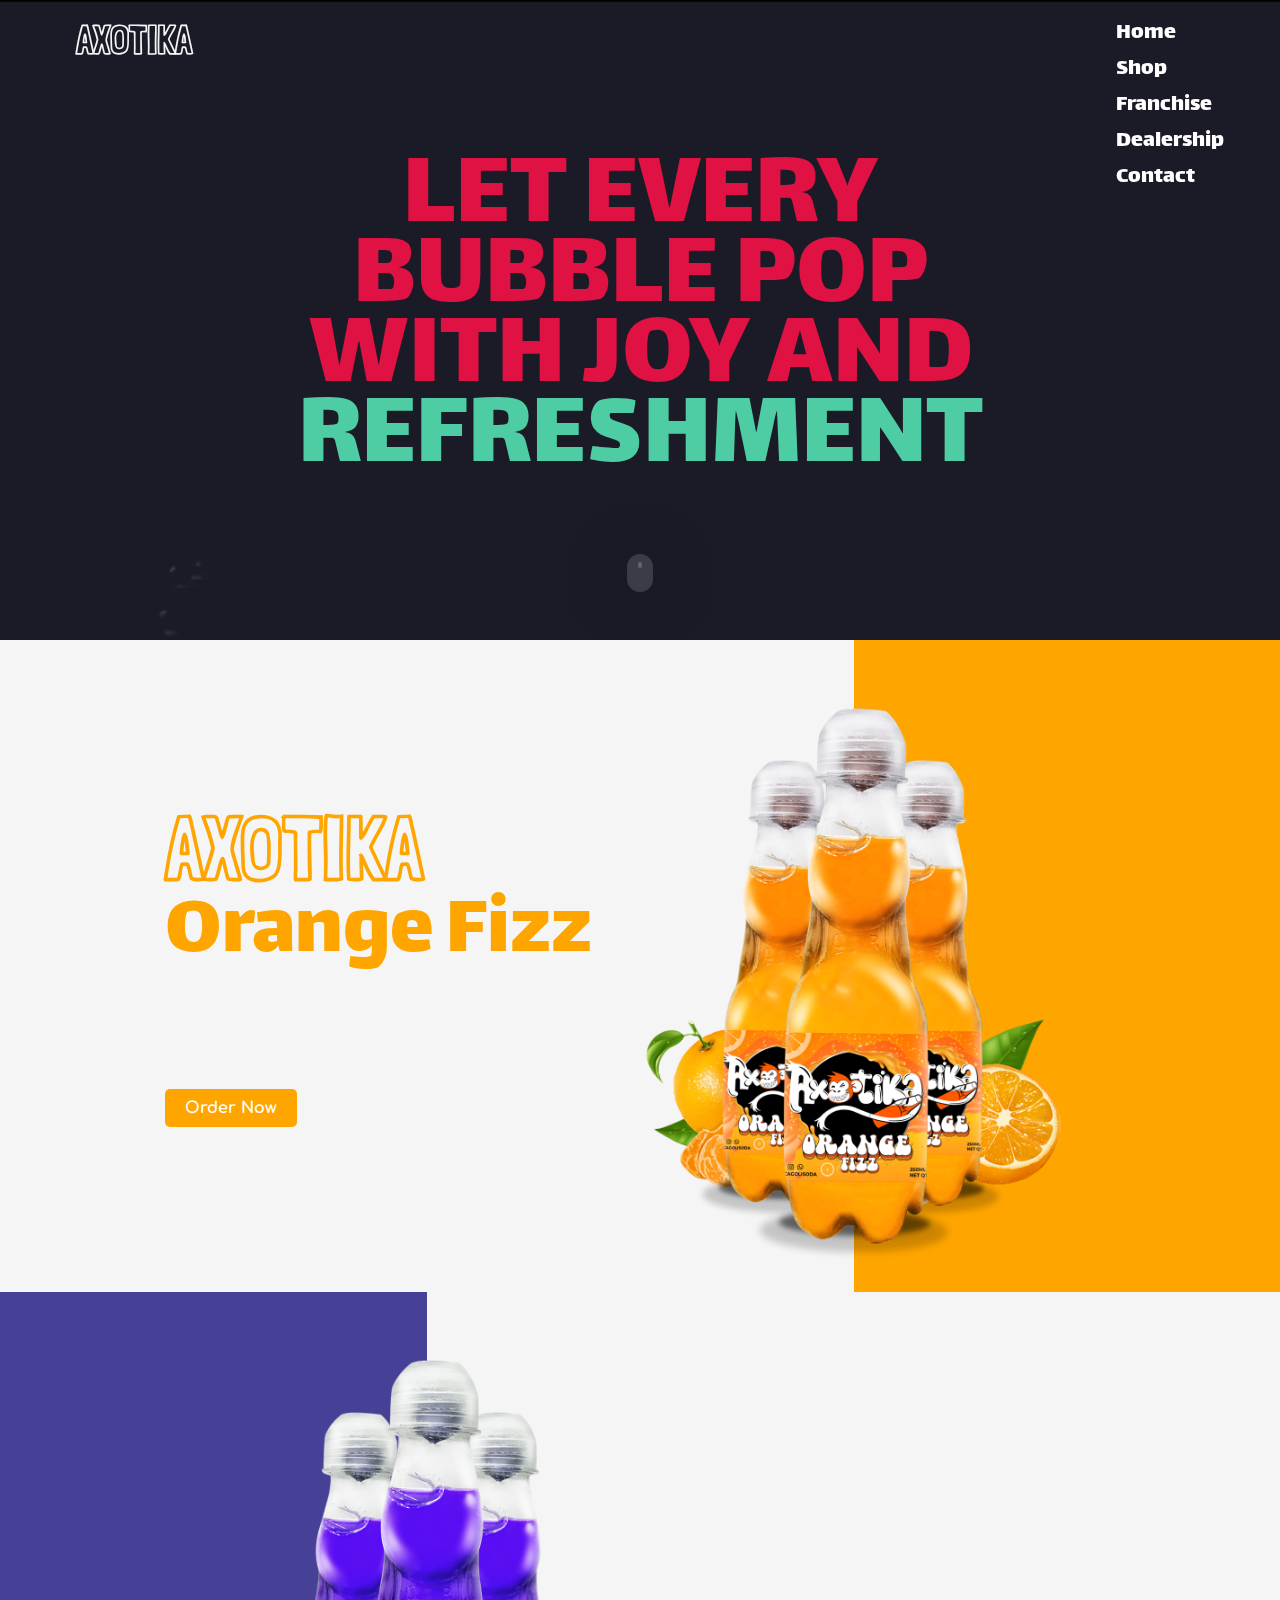
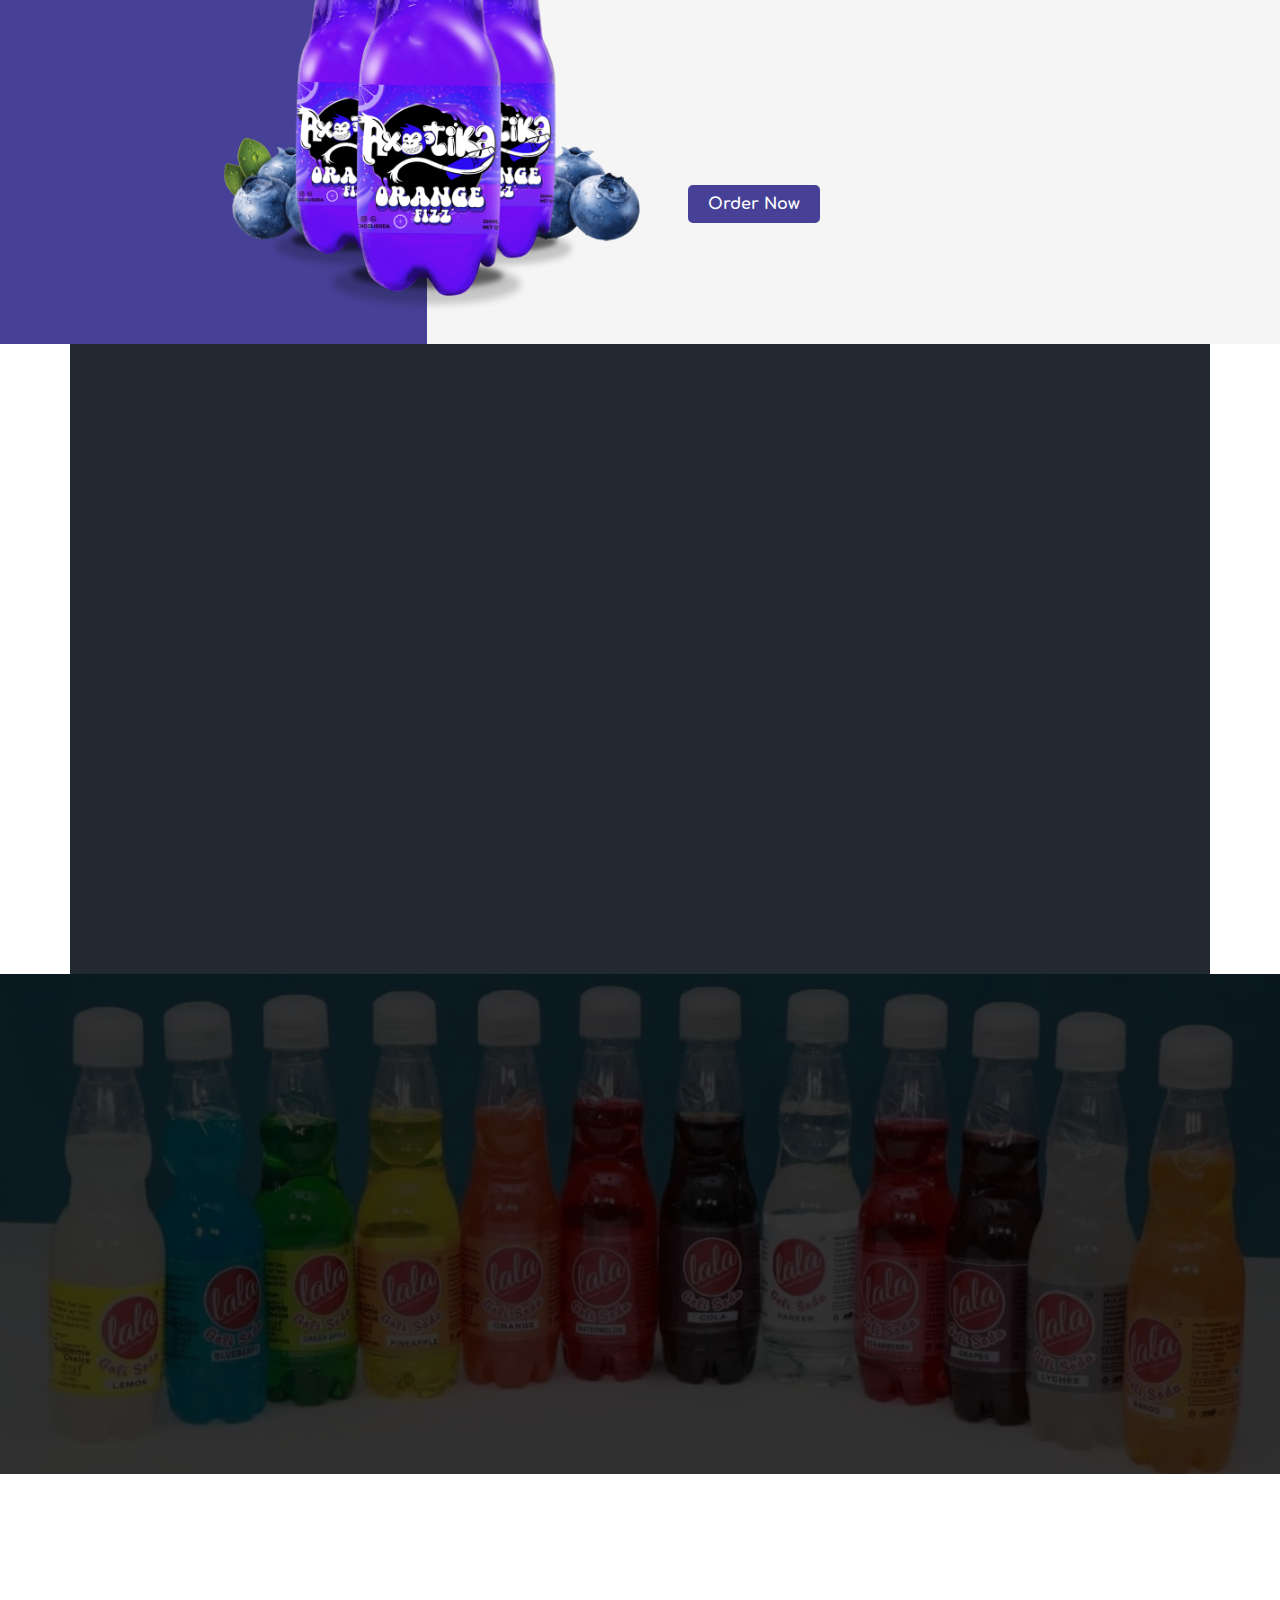
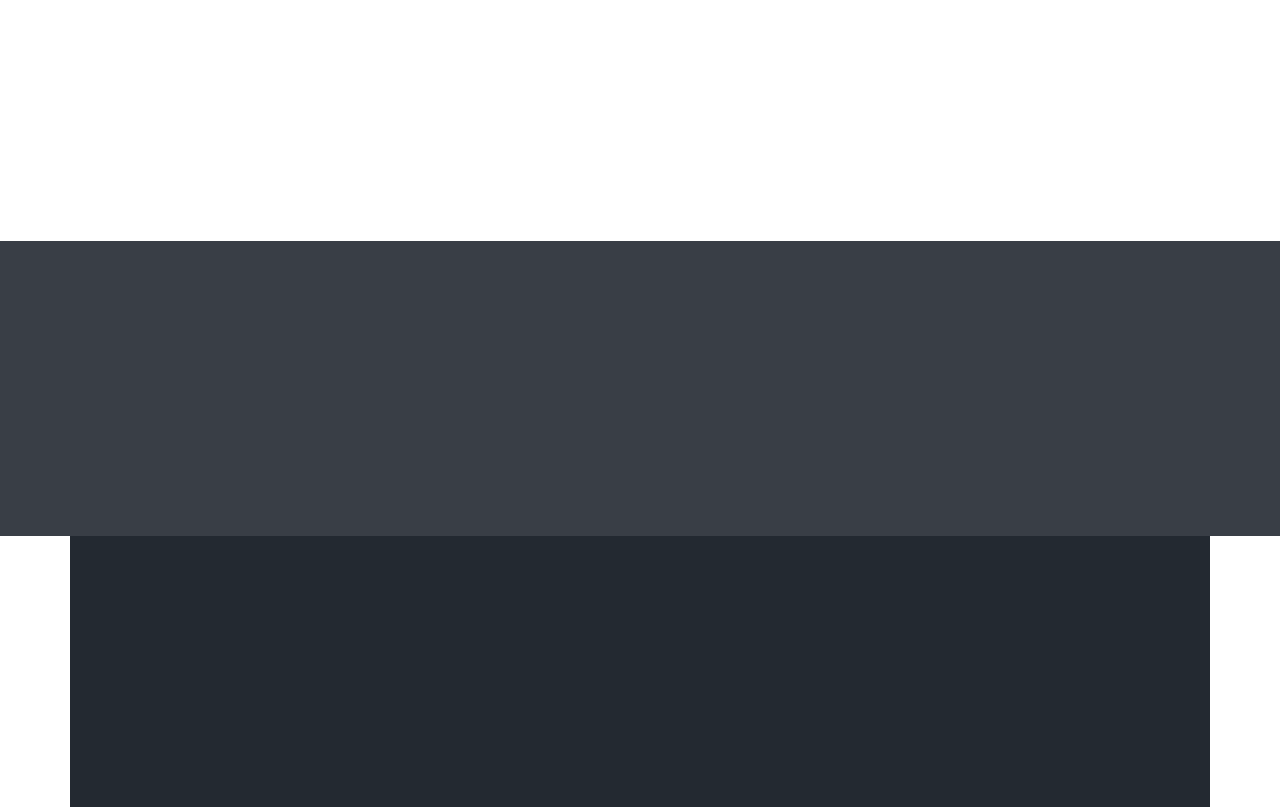
<file: index.html>
<!DOCTYPE html>
<html lang="en">
<head>
    <meta charset="UTF-8">
    <meta name="viewport" content="width=device-width, initial-scale=1.0">
    <title>AXOTIKA</title>
    <link rel="stylesheet" type="text/css" href="css/bootstrap.min.css">
    <link rel="stylesheet" type="text/css" href="css/fontawesome-all.min.css">
    <link rel="stylesheet" type="text/css" href="css/style.css">
    <link rel="stylesheet" href="https://cdnjs.cloudflare.com/ajax/libs/font-awesome/6.5.2/css/all.min.css" integrity="sha512-SnH5WK+bZxgPHs44uWIX+LLJAJ9/2PkPKZ5QiAj6Ta86w+fsb2TkcmfRyVX3pBnMFcV7oQPJkl9QevSCWr3W6A==" crossorigin="anonymous" referrerpolicy="no-referrer" />
    <style>
        @import url('https://fonts.googleapis.com/css2?family=Londrina+Outline&display=swap');
    </style>
</head>
<body>
<div class="menu-toggle d-md-none d-block">
    <div class="icon"></div>
</div>
<div class="main-menu">
    <div class="contant-info">
        <div><a href="mailto:info@axotika.com">info@axotika.com</a></div>
        <div>+91 9390715160</div>
    </div>
    <div class="menu-links">
        <ul>
            <li><a href="index.html">Home</a></li>
            <li><a href="shop.html">Shop</a></li>
            <li><a href="franchise.html">Franchise</a></li>
            <li><a href="#">Dealership</a></li>
            <li><a href="contact.html">Contact</a></li>
        </ul>
    </div>
    <div class="social-media">
        <div class="social-link-holder"><a href="#" style="font-size: 30px;">Follow Us On</a></div>
        <div class="d-flex">
            <div class="social-link-holder"><a href="#" style="font-size: 30px; padding-right: 8px;"><i class="fa-brands fa-instagram"></i></a></div>
            <div class="social-link-holder"><a href="#" style="font-size: 30px; padding-right: 8px;"><i class="fa-brands fa-facebook"></i></a></div>
            <div class="social-link-holder"><a href="#" style="font-size: 30px; padding-right: 8px;"><i class="fa-brands fa-square-x-twitter"></i></a></div>
            <div class="social-link-holder"><a href="#" style="font-size: 30px; padding-right: 8px;"><i class="fa-brands fa-youtube"></i></a></div>
        </div>
        
    </div>
</div>
<nav class="container-fluid cnav pt-3">
    <div class="row">
        <div class="col">
            <div class="logo-holder" >
                <a href="index.html" style="color: whitesmoke; font-weight: 1000; font-size: 25px;" class="d-flex flex-row align-items-center cart-link" ><i class="fa-solid fa-cart-shopping"></i> <h1 style="font-family: Londrina Outline, sans-serif; font-weight: bold; margin-left: 20px;">AXOTIKA</h1></a>
            </div>
        </div>
        <div class="col text-right">
            <div class="social-media">
                <div class="social-link-holder"><a href="index.html">Home</a></div>
                <div class="social-link-holder"><a href="shop.html">Shop</a></div>
                <div class="social-link-holder"><a href="franchise.html">Franchise</a></div>
                <div class="social-link-holder"><a href="#">Dealership</a></div>
                <div class="social-link-holder"><a href="contact.html">Contact</a></div>
                
            </div>
        </div>
    </div>
</nav>
<video autoplay muted loop style="position: fixed; right: 0; bottom: 0; min-width: 100%; height: 100vh; min-height: 100%; object-fit: cover;">
    <source src="./images/animatevideo.mp4" type="video/mp4">
    Your browser does not support the video tag.
</video>
<header class="container-fluid header d-flex justify-content-center align-items-center" style="background-color: transparent; position: relative; z-index: 1;">
    <div class="mouse-scroll"></div>
    <div class="row">
        <div class="col">
            
            <div class="extra-lg-text">
                <span style="color: #df1243;">Let every</span><br>
                <span style="color: #df1243;">bubble pop</span><br>
                <span style="color: #df1243;">with joy and</span><br>
                <span class="other-color">refreshment</span>
            </div>
        </div>
    </div>
</header>
<div class="container-fluid box-content">
    <div class="row" style="min-height: 500px;">
        <div class="col-lg-4 col-xl-6 col-8">
            <div class="boxy c1-color p-lg-5 p-4 d-flex align-items-center justify-content-lg-end justify-content-center" style="background-color: whitesmoke; z-index: 1; ">
                <div>
                    <div class="row">
                        <div class="col">
                            <h1 style="color: orange;" class="title mb-3"><span style="font-family: Londrina Outline, sans-serif; font-weight: bold;";>AXOTIKA</span><br>Orange Fizz
                                   </h1>
                        </div>
                    </div>
                    <div class="row">
                        <div class="col-12 ">
                            <div class="text">
                                <ul>
                                    <li>250 ml</li>
                                    <li>26 × 20.5 × 20.5 cm</li>
                                    <li>Pack of 6, Pack of 12, Pack of 24</li>
                                    
                                </ul>
                            </div>
                        </div>
                    </div>
                    <div class="btn-holder mt-3 mt-lg-4">
                        <a href="#" style="text-decoration: none; color: white; background-color: orange; font-weight: bold; border-radius: 5px; padding: 10px 20px;" >Order Now</a>
                    </div>
                </div>
            </div>
        </div>
        <div class="col-lg-8 col-xl-4 col-4">
            <div class="boxy img-box" style="background: linear-gradient(to right, whitesmoke 50%, orange 50%);">
                <div class="img">
                    <img id="responsiveImage" style="object-fit: contain;" src="images/orangemn.png" alt="">
                </div>
            </div>
        </div>
        <div class="col-xl-2 col-0 d-none d-xl-block">
            <div class="boxy img-box" style="background-color: orange;">
                <div class="img p-md-4 d-none"><img style="object-fit: contain;" class="p-md-2" src="images/orange.png" alt=""></div>
            </div>
        </div>        
        
    </div>
</div>
<div class="container-fluid box-content">
    <div class="row" style="min-height: 500px;">
        <div class="col-xl-2 col-0 d-none d-xl-block">
            <div class="boxy img-box" style="background-color: #464196">
                <div class="img p-md-4 d-none"><img style="object-fit: contain;" class="p-md-2" src="images/orange.png" alt=""></div>
            </div>
        </div>
        
        <div class="col-lg-8 col-xl-4 col-4">
            <div class="boxy img-box" style="background: linear-gradient(to right, #464196 50%, whitesmoke 50%);">
                <div class="img">
                    <img id="responsiveImage1" style="object-fit: contain;" src="images/blueberrymedited.png" alt="">
                </div>
            </div>
        </div>
        
        <div class="col-lg-4 col-xl-6 col-8">
            <div class="boxy c1-color p-lg-5 p-4 d-flex align-items-center justify-content-lg-start justify-content-center" style="background-color: whitesmoke; z-index: 1;">
                <div>
                    <div class="row">
                        <div class="col">
                            <h1 style="color: #464196;" class="title mb-2"><span style="font-family: Londrina Outline, sans-serif; font-weight: bold;";>AXOTIKA</span><br>Blueberry Bliss
                            </h1>
                        </div>
                    </div>
                    <div class="row">
                        <div class="col-12 ">
                            <div class="text">
                                <ul>
                                    <li>5.120 kg</li>
                                    <li>26 × 20.5 × 20.5 cm</li>
                                    <li>Pack of 6, Pack of 12, Pack of 24</li>
                                    
                                </ul>
                            </div>
                        </div>
                    </div>
                    <div class="btn-holder mt-3 mt-lg-5">
                        <a href="#" style="text-decoration: none; color: white; background-color: #464196; font-weight: bold; border-radius: 5px; padding: 10px 20px;" >Order Now</a>
                    </div>
                </div>
            </div>
        </div>        
        
    </div>
</div>
<div class="container default-content">
    <div class="row">
        <div class="col">
            <div class="lg-text">
                <span>Made entirely from</span><br>
                <span>ingredients that are</span><br>
                <span class="other-color">100% natural</span></div>
            <div class="normal-text">
                <p class="m-0">Our product is made using only 100% natural ingredients, ensuring purity and quality. You won't find any artificial additives or chemicals in it. Each ingredient is carefully selected from nature, providing a healthier and more wholesome option. Enjoy the peace of mind that comes with knowing exactly what's in your product.</p>
            </div>
            <div class="btn-holder">
                <a href="about.html" class="cr-btn primary">Know More</a>
            </div>
        </div>
    </div>
</div>
<div class="container-fluid box-content">
    <div class="row" style="min-height: 500px;">
        <div class="col-12 p-0">
            <div class="p-0 boxy c1-color d-flex align-items-center justify-content-lg-start justify-content-center" style="position: relative; background-color: whitesmoke; z-index: 1;">
                <img src="./images/banner_img.jpg" style="width: 100%; height: 500px; object-fit: cover;" alt="">
                <div class="overlay" style="position: absolute; top: 0; left: 0; width: 100%; height: 100%; background-color: rgba(0, 0, 0, 0.8); display: flex; align-items: center; justify-content: center; z-index: 2;">
                    <div class="normal-text text-center container">
                        <p class="m-0">Welcome to Axotika Goli Soda, where every sip takes you back in time. Our special Axotika Goli Soda embodies the spirit of Desh Ka Soda, combining effervescence with fond memories. Experience the taste of Desi refreshment anew with Axotika Goli Soda.</p>
                    </div>
                </div>
            </div>
        </div>
    </div>
</div>

<div class="container-fluid clients-section" style="max-width: 1520px;">
    <div class="row">
        <div class="col">
            <!-- <div class="lg-text">
                <span>DELIGHTING OUR</span><br>
                <span>CLIENTS IS OUR</span><br>
                <span>MISSION.</span></div> -->
            <div class="normal-text d-flex justify-content-center">
                <p class="text-center" style="color: white;">Lorem ipsum dolor sit amet consectetur, adipisicing elit. Illum similique aperiam, ipsum aut dicta commodi beatae<br> Lorem, ipsum dolor sit amet consectetur adipisicing elit. Laborum, reiciendis!</p>
            </div>
            <div class="clients-logos">
                <div class="logo-holder d-flex justify-content-center">
                    <div class="d-flex flex-column align-items-center">
                        <i class="fa-solid fa-leaf" style="color: white; font-size: 50px; margin-bottom: 10px;"></i>
                        <h3 style="color: whitesmoke;">Example</h3> 
                    </div>
                </div>
                <div class="logo-holder d-flex justify-content-center">
                    <div class="d-flex flex-column align-items-center">
                        <i class="fa-solid fa-recycle" style="color: white; font-size: 50px; margin-bottom: 10px;"></i>
                        <h3 style="color: whitesmoke;">Example</h3> 
                    </div>
                </div>
                <div class="logo-holder d-flex justify-content-center">
                    <div class="d-flex flex-column align-items-center">
                        <i class="fa-solid fa-headset" style="color: white; font-size: 50px; margin-bottom: 10px;"></i>
                        <h3 style="color: whitesmoke;">Example</h3> 
                    </div>
                </div>
                <div class="logo-holder d-flex justify-content-center">
                    <div class="d-flex flex-column align-items-center">
                        <i class="fa-solid fa-droplet" style="color: white; font-size: 50px; margin-bottom: 10px;"></i>
                        <h3 style="color: whitesmoke;">Example</h3> 
                    </div>
                </div>

                
                
            </div>
        </div>
    </div>
</div>
<div class="container-fluid other-content">
    <div class="row">
        <div class="col">
            <div class="lg-text">Try Out Our<br>New Tastes</div>
            <div class="normal-text">
                
            </div>
            <div class="btn-holder">
                <a href="#" class="cr-btn ex-padding">Try Now</a>
            </div>
        </div>
    </div>
</div>
<footer class="container footer">
    <div class="row pt-2 pb-2">
        <div class="col">
            <div class="contact-info-holder d-flex justify-content-center">
                <div class="text-center">
                    <div class="title">Call us</div>
                <div class="contact-info">+91 9390715160</div>
                </div>
            </div>
        </div>
        <div class="col">
            <div class="contact-info-holder d-flex justify-content-center">
                <div class="text-center">
                    <div class="title">E-mail</div>
                <div class="contact-info"><a href="mailto:hello@cre8.com">Info@axotika.com</a></div>
                </div>
                
            </div>
        </div>
    </div>
</footer>
<script src="js/jquery.min.js"></script>
<script src="js/popper.min.js"></script>
<script src="js/bootstrap.min.js"></script>
<script src="js/anime.min.js"></script>
<script src="js/scrollreveal.min.js"></script>
<script src="js/main.js"></script>
</body>
</html>
</file>
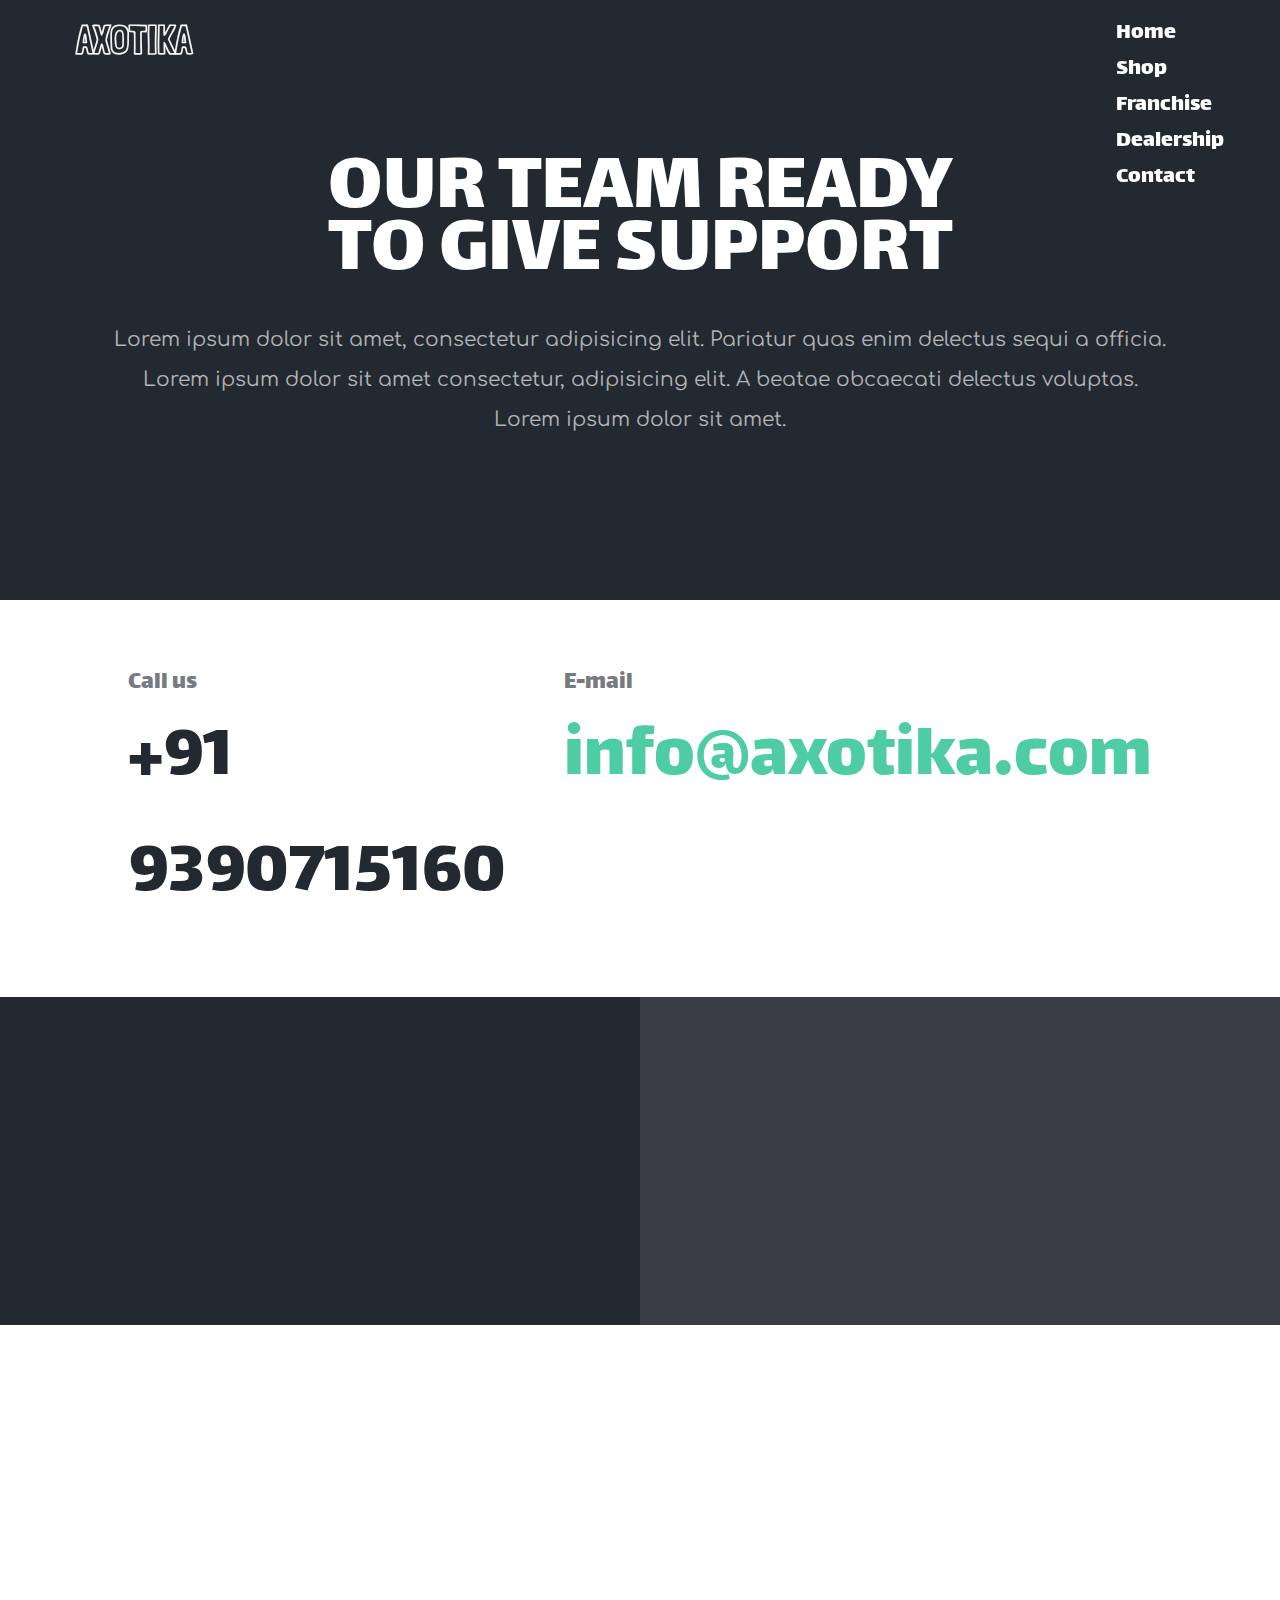
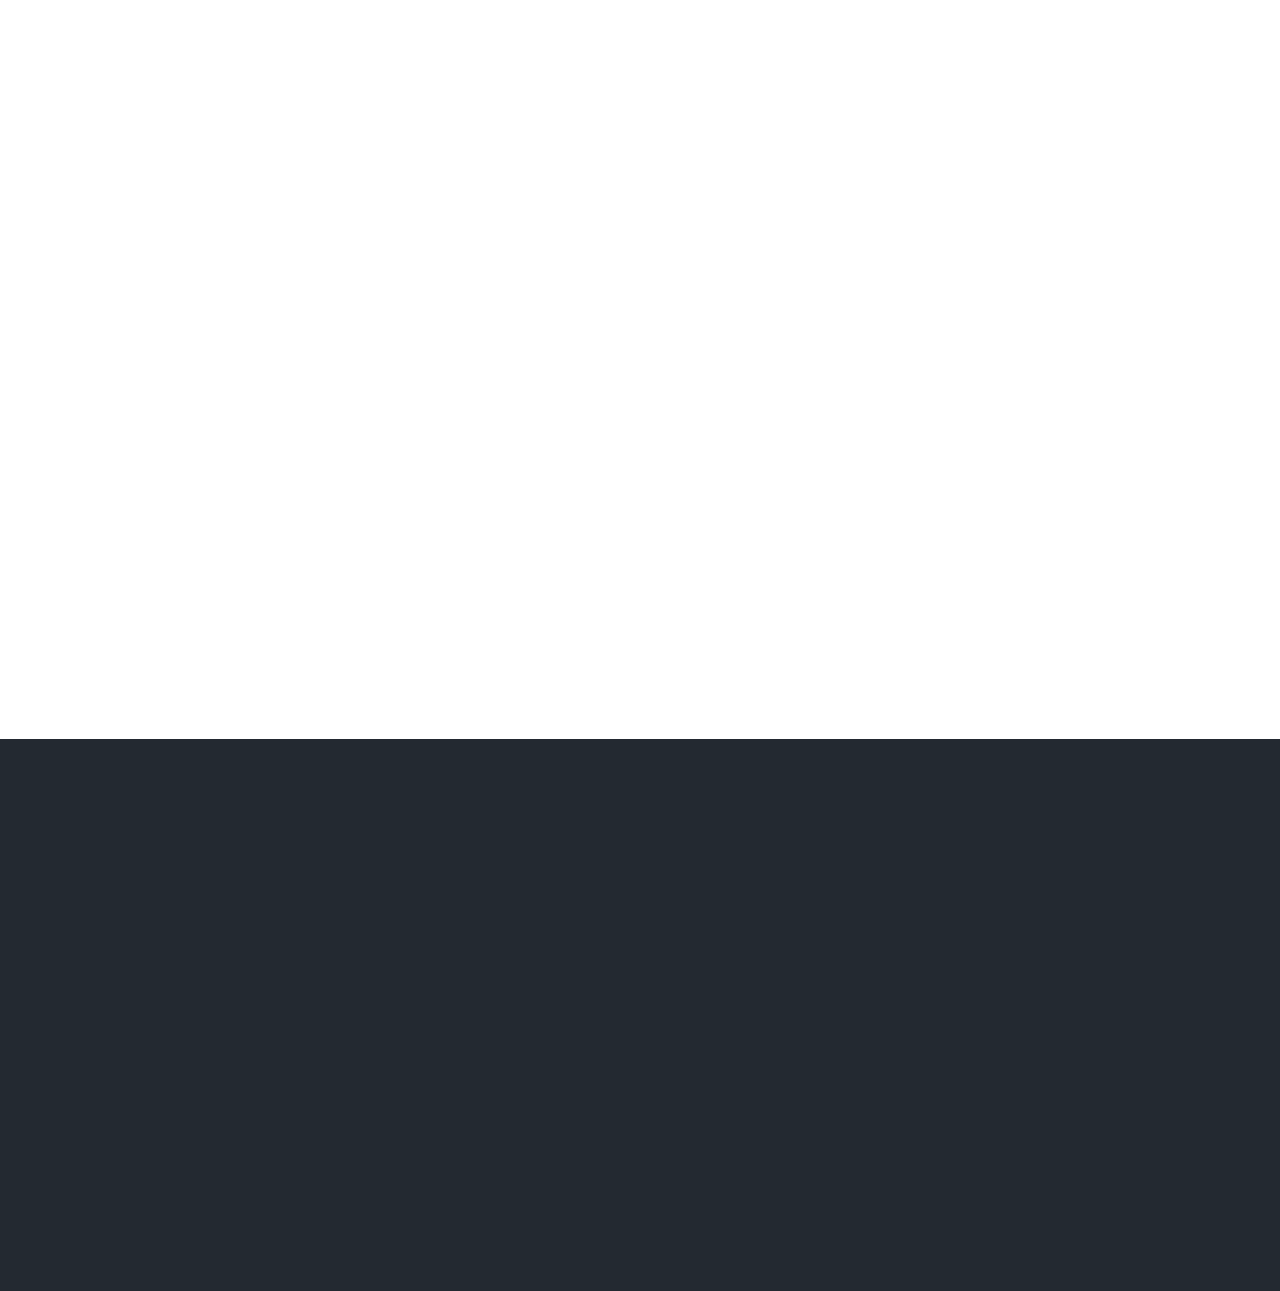
<file: contact.html>
<!DOCTYPE html>
<html lang="en">
<head>
    <meta charset="UTF-8">
    <meta name="viewport" content="width=device-width, initial-scale=1.0">
    <title>AXOTIKA</title>
    <link rel="stylesheet" type="text/css" href="css/bootstrap.min.css">
    <link rel="stylesheet" type="text/css" href="css/fontawesome-all.min.css">
    <link rel="stylesheet" type="text/css" href="css/style.css">
    <link rel="stylesheet" href="https://cdnjs.cloudflare.com/ajax/libs/font-awesome/6.5.2/css/all.min.css" integrity="sha512-SnH5WK+bZxgPHs44uWIX+LLJAJ9/2PkPKZ5QiAj6Ta86w+fsb2TkcmfRyVX3pBnMFcV7oQPJkl9QevSCWr3W6A==" crossorigin="anonymous" referrerpolicy="no-referrer" />
    <style>
        @import url('https://fonts.googleapis.com/css2?family=Londrina+Outline&display=swap');
    </style>
</head>
<body>
    <div class="menu-toggle d-sm-none d-block">
        <div class="icon"></div>
    </div>
    <div class="main-menu">
        <div class="contant-info">
            <div><a href="mailto:hello@AXOTIKA.com">hello@AXOTIKA.com</a></div>
            <div>+10 38093888</div>
        </div>
        <div class="menu-links">
            <ul>
                <li><a href="index.html">Home</a></li>
                <li><a href="about.html">Shop</a></li>
                <li><a href="franchise.html">Franchise</a></li>
                <li><a href="#">Dealership</a></li>
                <li><a href="contact.html">Contact</a></li>
            </ul>
        </div>
        <div class="social-media">
            <div class="social-link-holder"><a href="#" style="font-size: 30px;">Follow Us On</a></div>
            <div class="d-flex">
                <div class="social-link-holder"><a href="#" style="font-size: 30px; padding-right: 8px;"><i class="fa-brands fa-instagram"></i></a></div>
                <div class="social-link-holder"><a href="#" style="font-size: 30px; padding-right: 8px;"><i class="fa-brands fa-facebook"></i></a></div>
                <div class="social-link-holder"><a href="#" style="font-size: 30px; padding-right: 8px;"><i class="fa-brands fa-square-x-twitter"></i></a></div>
                <div class="social-link-holder"><a href="#" style="font-size: 30px; padding-right: 8px;"><i class="fa-brands fa-youtube"></i></a></div>
            </div>
            
        </div>
    </div>
    <nav class="container-fluid cnav pt-3">
        <div class="row">
            <div class="col">
                <div class="logo-holder" >
                    <a href="index.html" style="color: whitesmoke; font-weight: 1000; font-size: 25px;" class="d-flex flex-row align-items-center cart-link" ><i class="fa-solid fa-cart-shopping"></i> <h1 style="font-family: Londrina Outline, sans-serif; font-weight: bold; margin-left: 20px;">AXOTIKA</h1></a>
                </div>
            </div>
            <div class="col text-right">
                <div class="social-media">
                    <div class="social-link-holder"><a href="index.html">Home</a></div>
                    <div class="social-link-holder"><a href="shop.html">Shop</a></div>
                    <div class="social-link-holder"><a href="franchise.html">Franchise</a></div>
                    <div class="social-link-holder"><a href="#">Dealership</a></div>
                    <div class="social-link-holder"><a href="contact.html">Contact</a></div>
                    
                </div>
            </div>
        </div>
    </nav>
<header class="container-fluid header">
    <div class="row">
        <div class="col">
            <div class="lg-text">
                <span>Our Team Ready</span><br>
                <span>to give Support</span><br>
                
            </div>
            <div class="normal-text">
                <p class="m-0">Lorem ipsum dolor sit amet, consectetur adipisicing elit. Pariatur quas enim delectus sequi a officia.<br> Lorem ipsum dolor sit amet consectetur, adipisicing elit. A beatae obcaecati delectus voluptas.<br> Lorem ipsum dolor sit amet.</p>
            </div>
        </div>
    </div>
</header>
<div class="container-fluid few-contact">
    <div class="row">
        <div class="col">
            <div class="contact-info-holder">
                <div class="title">Call us</div>
                <div class="contact-info">+91 9390715160</div>
            </div>
        </div>
        <div class="col">
            <div class="contact-info-holder">
                <div class="title">E-mail</div>
                <div class="contact-info"><a href="mailto:hello@AXOTIKA.com">info@axotika.com</a></div>
            </div>
        </div>
    </div>
</div>
<div class="container-fluid box-content">
    <div class="row">
        <div class="col-md-6">
            <div class="boxy simple-data default-color">
                <div class="slg-text">
                    <span class="mt-5">visit us</span>
                </div>
                <div class="normal-lg-text">
                    <p>KPHB, Road No #3<br>
                        Hyderabad</p>
                </div>
            </div>
        </div>
        <div class="col-md-6 text-center">
            <div class="boxy simple-data c2-color">
                <div class="slg-text">
                    <span class="mt-5">Quick Support</span>
                </div>
                <div class="normal-lg-text">
                    <p>Support Team</p>
                    <p>support@axotika.com</p>
                </div>
            </div>
        </div>
    </div>
</div>

<div class="container-fluid our-people-section">
    <div class="row">
        <div class="col">
            
            <div class="lg-text"><span class="other-color">our Team </span></div>
            <div class="normal-text">
                <p>Lorem ipsum dolor sit amet, consectetur adipisicing elit. Facilis perspiciatis suscipit autem est non amet!<br> Lorem ipsum dolor sit amet consectetur adipisicing elit. Aut, quos.</p>
            </div>
        </div>
    </div>
    <div class="row people-box-row">
        <div class="col-sm-7">
            <div class="people-box">
                <div class="title">Example 1</div>
                <div class="subtitle">MD at AXOTIKA Goli Soda</div>
            </div>
        </div>
        <div class="col-sm-5">
            <div class="btn-holder">
                <a href="#" class="cr-btn black ex-padding">md@axotika.com</a>
            </div>
        </div>
    </div>
    <div class="row people-box-row">
        <div class="col-sm-7">
            <div class="people-box">
                <div class="title">Example Name 2</div>
                <div class="subtitle">GM at AXOTIKA Goli Soda</div>
            </div>
        </div>
        <div class="col-sm-5">
            <div class="btn-holder">
                <a href="#" class="cr-btn black ex-padding">gm@axotika.com</a>
            </div>
        </div>
    </div>
    <div class="row people-box-row">
        <div class="col-sm-7">
            <div class="people-box">
                <div class="title">Example Name 3</div>
                <div class="subtitle">Sales specialist at AXOTIKA Goli Soda</div>
            </div>
        </div>
        <div class="col-sm-5">
            <div class="btn-holder">
                <a href="#" class="cr-btn black ex-padding">sales@axotika.com</a>
            </div>
        </div>
    </div>
</div>
<footer class="container-fluid footer">
    <div class="row">
        <div class="col">
            <div class="lg-text">
                <span>100% Refreshment.</span><br>
                <span>let’s Try</span>
            </div>
            <div class="normal-text">
                <p>Lorem ipsum dolor sit amet, consectetur adipisicing elit. Nemo, voluptatem?<br>Lorem ipsum dolor sit amet consectetur adipisicing elit. Animi facilis dolores mollitia exercitationem.</p>
            </div>
        </div>
    </div>
    <div class="row">
        <div class="col">
            <div class="contact-info-holder">
                
                <div class="contact-info d-flex justify-content-center"><a href="#">Terms & Conditions</a></div>
            </div>
        </div>
        <div class="col">
            <div class="contact-info-holder d-flex justify-content-center">
                
                <div class="contact-info"><a href="#">Privacy & Policy</a></div>
                
            </div>
        </div>
    </div>
</footer>
<script src="js/jquery.min.js"></script>
<script src="js/popper.min.js"></script>
<script src="js/bootstrap.min.js"></script>
<script src="js/anime.min.js"></script>
<script src="js/scrollreveal.min.js"></script>
<script src="js/main.js"></script>
</body>
</html>
</file>
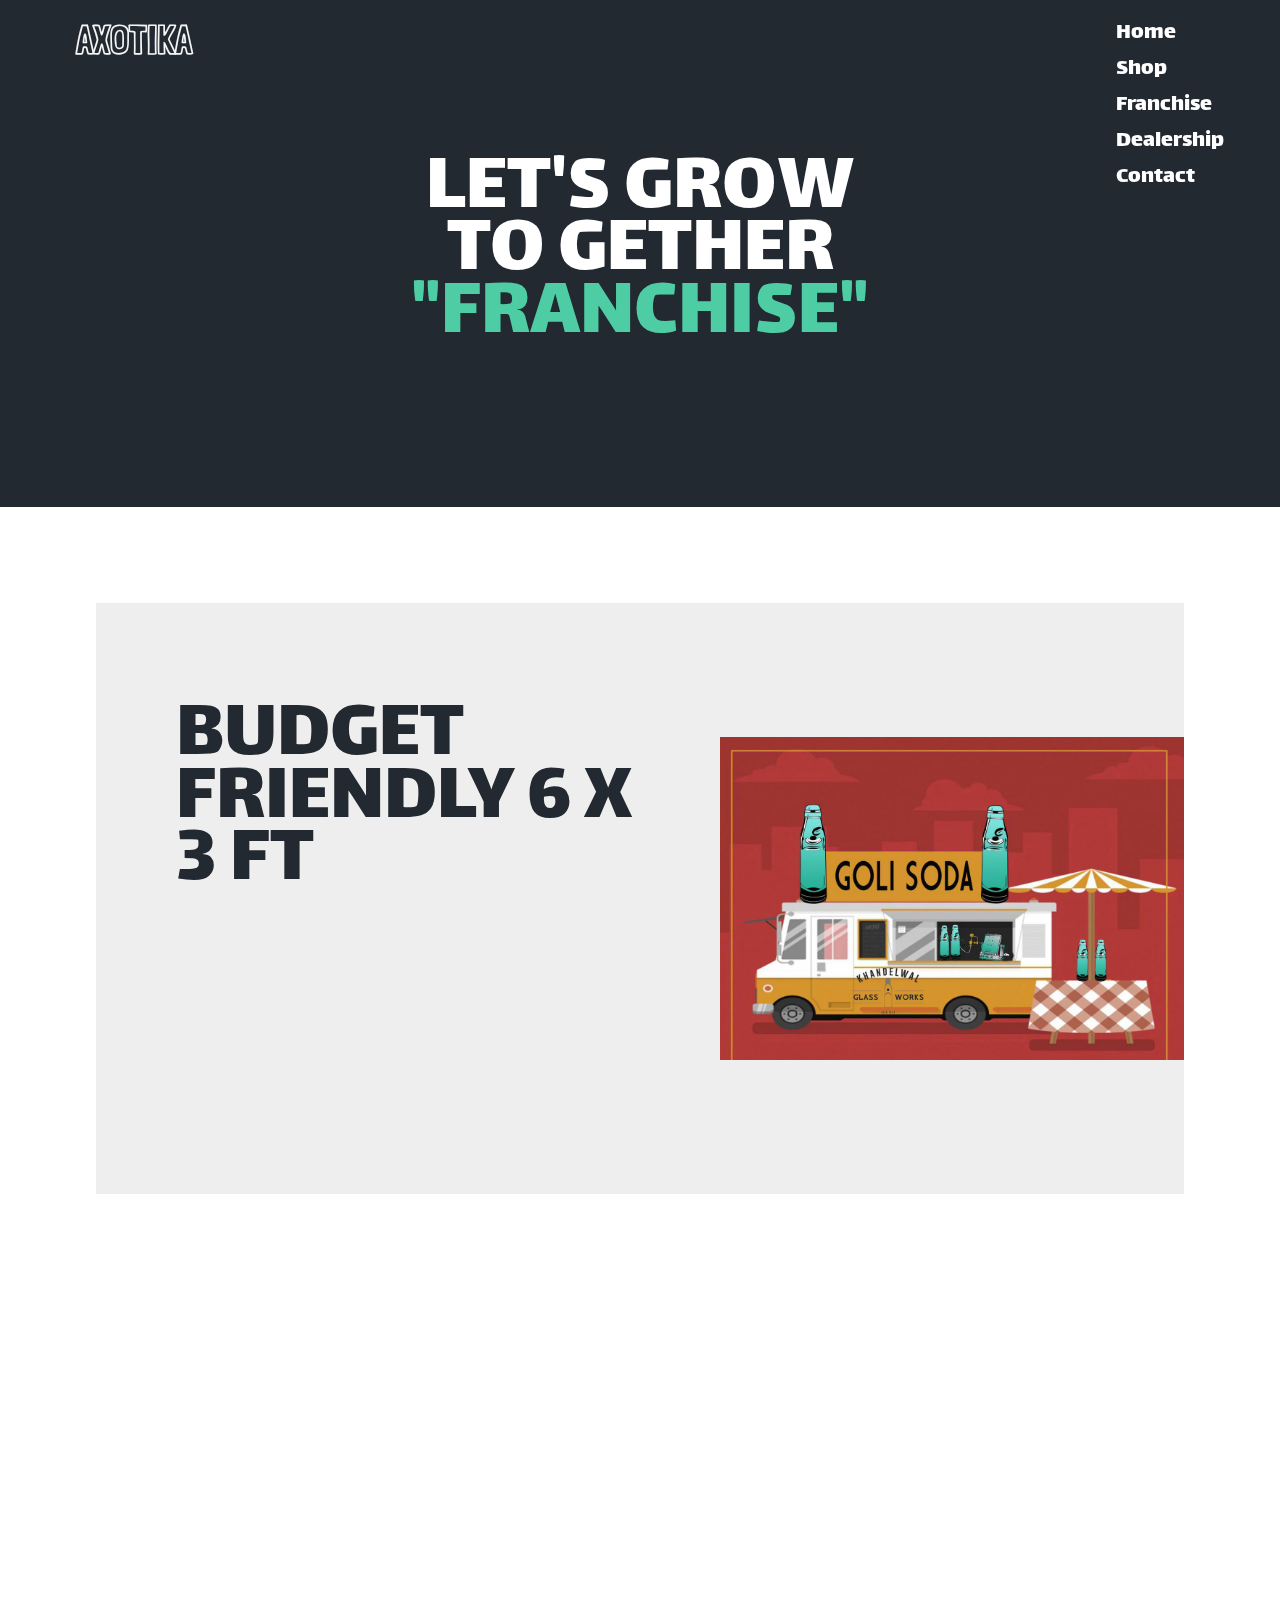
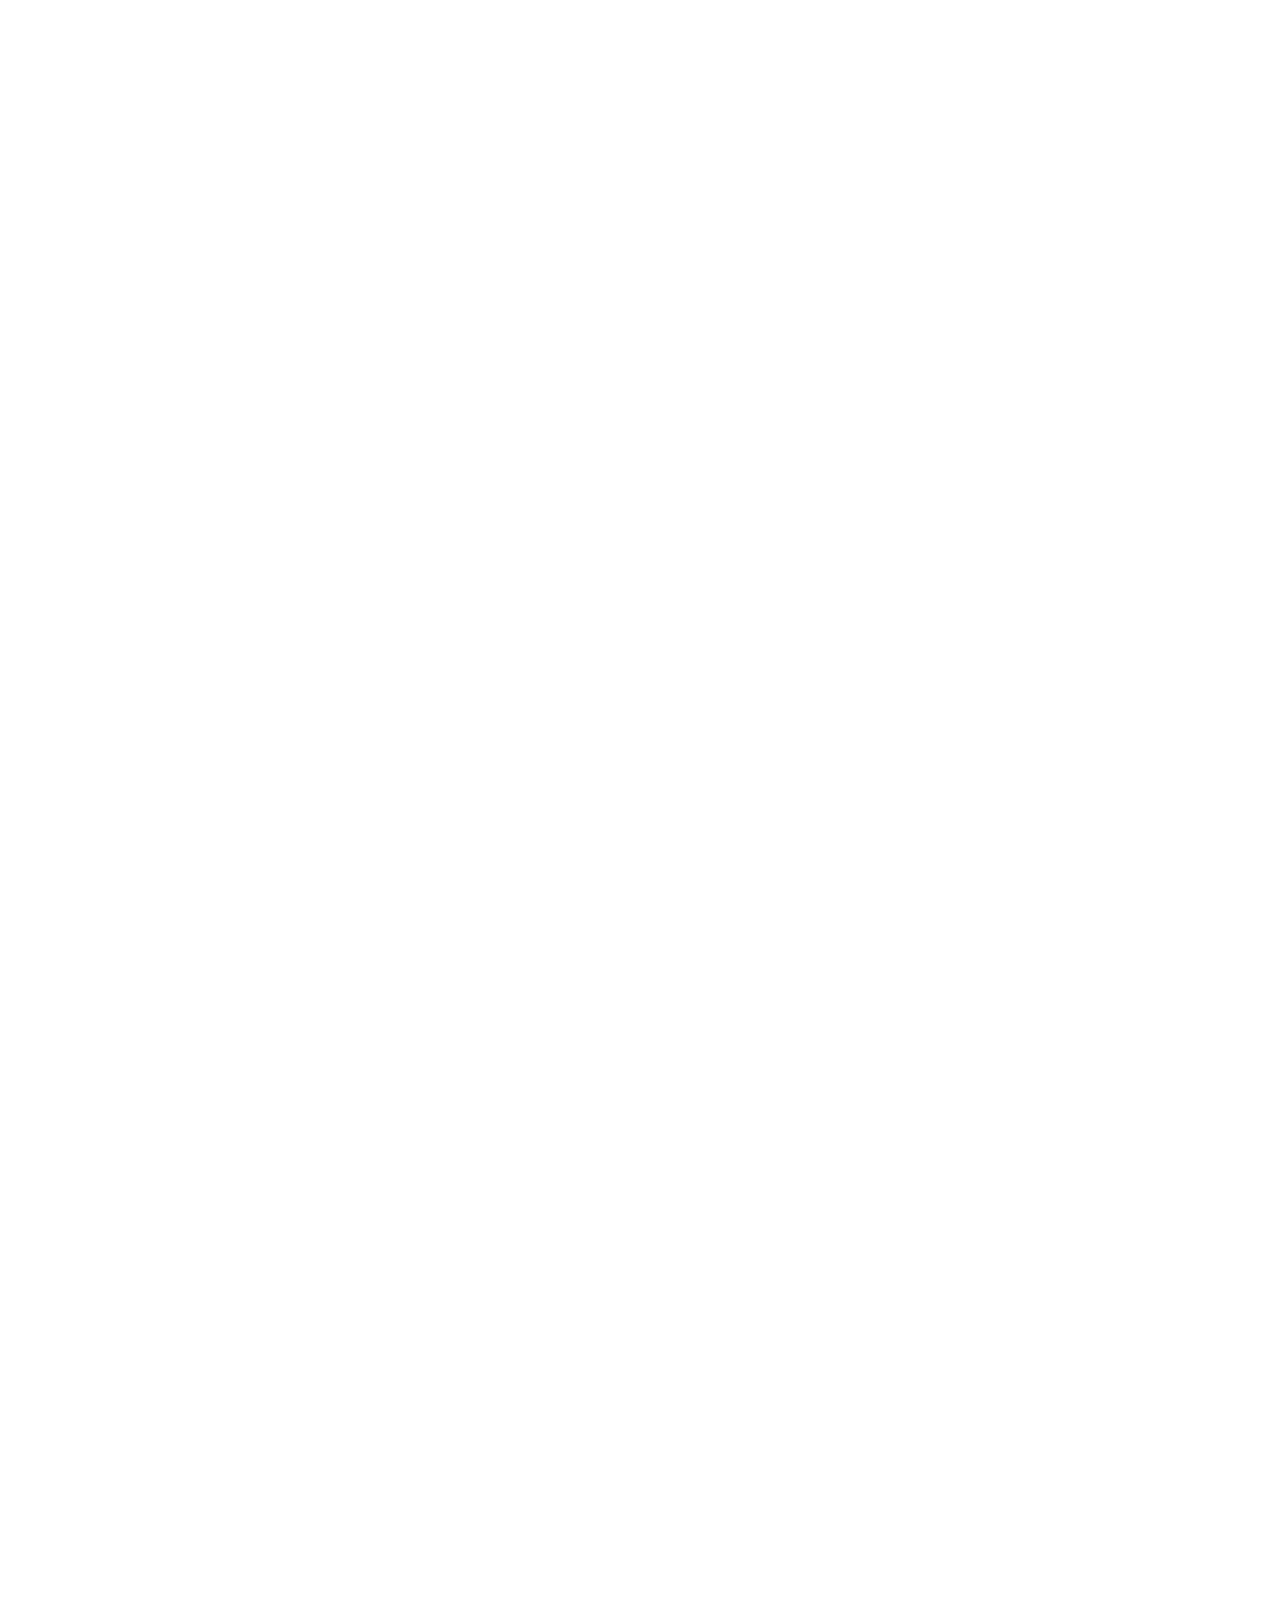
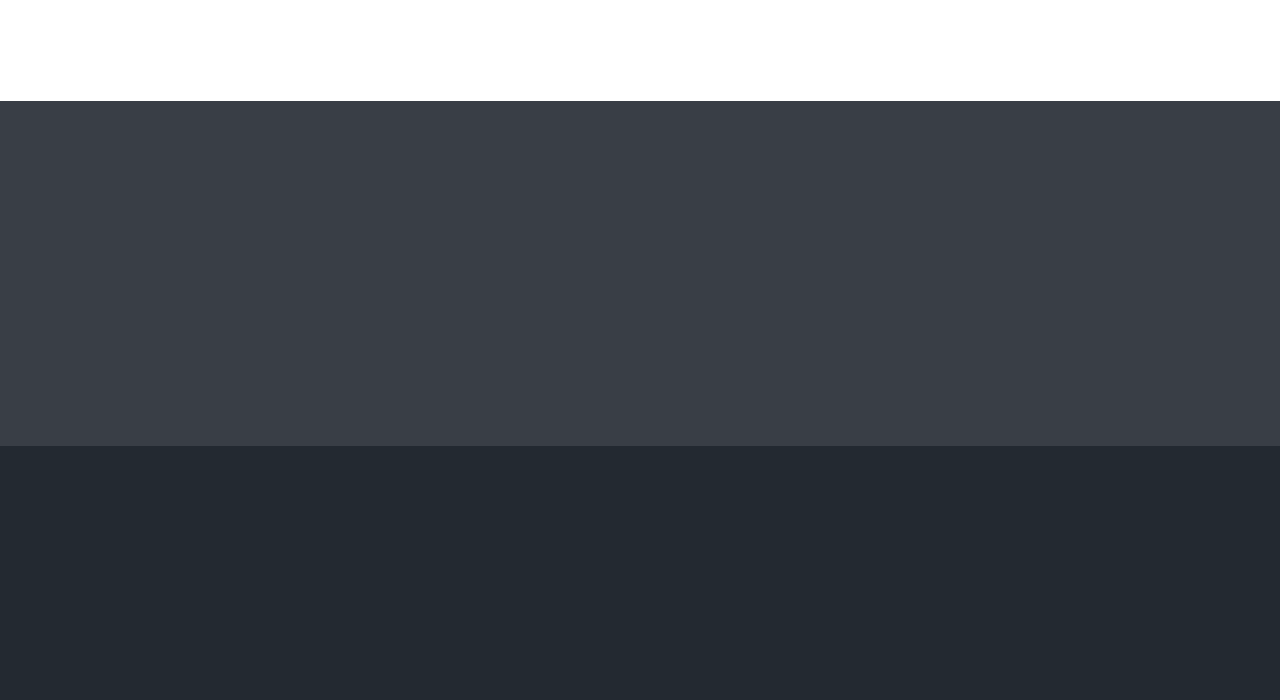
<file: franchise.html>
<!DOCTYPE html>
<html lang="en">
<head>
    <meta charset="UTF-8">
    <meta name="viewport" content="width=device-width, initial-scale=1.0">
    <title>AXOTIKA</title>
    <link rel="stylesheet" type="text/css" href="css/bootstrap.min.css">
    <link rel="stylesheet" type="text/css" href="css/fontawesome-all.min.css">
    <link rel="stylesheet" type="text/css" href="css/style.css">
    <link rel="stylesheet" href="https://cdnjs.cloudflare.com/ajax/libs/font-awesome/6.5.2/css/all.min.css" integrity="sha512-SnH5WK+bZxgPHs44uWIX+LLJAJ9/2PkPKZ5QiAj6Ta86w+fsb2TkcmfRyVX3pBnMFcV7oQPJkl9QevSCWr3W6A==" crossorigin="anonymous" referrerpolicy="no-referrer" />
    <style>
        @import url('https://fonts.googleapis.com/css2?family=Londrina+Outline&display=swap');
    </style>
</head>
<body class="inner-page">
    <div class="menu-toggle d-md-none d-block">
        <div class="icon"></div>
    </div>
    <div class="main-menu">
        <div class="contant-info">
            <div><a href="mailto:hello@axotika.com">info@axotika.com</a></div>
            <div>+91 9390715160</div>
        </div>
        <div class="menu-links">
            <ul>
                <li><a href="index.html">Home</a></li>
                <li><a href="shop.html">Shop</a></li>
                <li><a href="franchise.html">Franchise</a></li>
                <li><a href="#">Dealership</a></li>
                <li><a href="contact.html">Contact</a></li>
            </ul>
        </div>
        <div class="social-media">
            <div class="social-link-holder"><a href="#" style="font-size: 30px;">Follow Us On</a></div>
            <div class="d-flex">
                <div class="social-link-holder"><a href="#" style="font-size: 30px; padding-right: 8px;"><i class="fa-brands fa-instagram"></i></a></div>
                <div class="social-link-holder"><a href="#" style="font-size: 30px; padding-right: 8px;"><i class="fa-brands fa-facebook"></i></a></div>
                <div class="social-link-holder"><a href="#" style="font-size: 30px; padding-right: 8px;"><i class="fa-brands fa-square-x-twitter"></i></a></div>
                <div class="social-link-holder"><a href="#" style="font-size: 30px; padding-right: 8px;"><i class="fa-brands fa-youtube"></i></a></div>
            </div>
            
        </div>
    </div>
    <nav class="container-fluid cnav pt-3">
        <div class="row">
            <div class="col">
                <div class="logo-holder" >
                    <a href="index.html" style="color: whitesmoke; font-weight: 1000; font-size: 25px;" class="d-flex flex-row align-items-center cart-link" ><i class="fa-solid fa-cart-shopping"></i> <h1 style="font-family: Londrina Outline, sans-serif; font-weight: bold; margin-left: 20px;">AXOTIKA</h1></a>
                </div>
            </div>
            <div class="col text-right">
                <div class="social-media">
                    <div class="social-link-holder"><a href="index.html">Home</a></div>
                    <div class="social-link-holder"><a href="shop.html">Shop</a></div>
                    <div class="social-link-holder"><a href="franchise.html">Franchise</a></div>
                    <div class="social-link-holder"><a href="#">Dealership</a></div>
                    <div class="social-link-holder"><a href="contact.html">Contact</a></div>
                    
                </div>
            </div>
        </div>
    </nav>
<header class="container-fluid header">
    <div class="row">
        <div class="col">
            <div class=" m-0 lg-text">
                <span>Let's grow</span><br>
                <span>To gether</span><br>
                <span class="other-color">"FRANCHISE"</span>
            </div>
        </div>
    </div>
</header>
<div class="container-fluid blog-section">
    <div class="row">
        <div class="col">
            <div class="post-box">
                <div class="text-holder">
                    <a href="post.html" class="title">Budget Friendly 
                        6 x 3 ft </a>
                    <div class="text">Lorem ipsum dolor sit amet consectetur adipisicing elit. Amet temporibus aliquam ipsa molestias nisi ea, vero doloremque nostrum soluta iure!</div>
                </div>
                <div class="img-holder d-flex align-items-center">
                    <img src="images/franchise_img.jpeg" alt="">
                </div>
            </div>
            <div class="post-box">
                <div class="img-holder d-flex align-items-center order-1 order-lg-0">
                    <img src="images/franchise_img.jpeg" alt="">
                </div>
                <div class="text-holder order-0 order-lg-1">
                    <a href="post.html" class="title">Budget Friendly 
                        6 x 3 ft </a>
                    <div class="text">Lorem ipsum dolor sit amet consectetur adipisicing elit. Amet temporibus aliquam ipsa molestias nisi ea, vero doloremque nostrum soluta iure!</div>
                </div>
                
            </div>
            <div class="post-box">
                <div class="text-holder">
                    <a href="post.html" class="title">Budget Friendly 
                        6 x 3 ft </a>
                    <div class="text">Lorem ipsum dolor sit amet consectetur adipisicing elit. Amet temporibus aliquam ipsa molestias nisi ea, vero doloremque nostrum soluta iure!</div>
                </div>
                <div class="img-holder d-flex align-items-center">
                    <img src="images/franchise_img.jpeg" alt="">
                </div>
            </div>
            <div class="post-box">
                <div class="img-holder d-flex align-items-center order-1 order-lg-0">
                    <img src="images/franchise_img.jpeg" alt="">
                </div>
                <div class="text-holder order-0 order-lg-1">
                    <a href="post.html" class="title">Budget Friendly 
                        6 x 3 ft </a>
                    <div class="text">Lorem ipsum dolor sit amet consectetur adipisicing elit. Amet temporibus aliquam ipsa molestias nisi ea, vero doloremque nostrum soluta iure!</div>
                </div>
                
            </div>

        </div>
    </div>
</div>
<div class="container-fluid other-content">
    <div class="row">
        <div class="col">
            <div class="lg-text">Great Reasons to Partner</div>
            <div class="normal-text">
                <p>Low Investment, Good Margins, No Royalty, 16 varieties of Golisoda, Outlet Setup Support, Operational Support, Beverages Supplies.</p>
            </div>
            <div class="btn-holder">
                <a href="#" class="cr-btn ex-padding">Contact</a>
            </div>
        </div>
    </div>
</div>
<footer class="container-fluid footer">
    <div class="row">
        <div class="col">
            <div class="contact-info-holder d-flex justify-content-center">
                <div class="text-center">
                    <div class="title">Call us</div>
                <div class="contact-info">+91 9390715160</div>
                </div>
            </div>
        </div>
        <div class="col">
            <div class="contact-info-holder d-flex justify-content-center">
                <div class="text-center">
                    <div class="title">E-mail</div>
                <div class="contact-info"><a href="mailto:hello@cre8.com">Info@axotika.com</a></div>
                </div>
                
            </div>
        </div>
    </div>
</footer>
<script src="js/jquery.min.js"></script>
<script src="js/popper.min.js"></script>
<script src="js/bootstrap.min.js"></script>
<script src="js/anime.min.js"></script>
<script src="js/scrollreveal.min.js"></script>
<script src="js/main.js"></script>
</body>
</html>
</file>
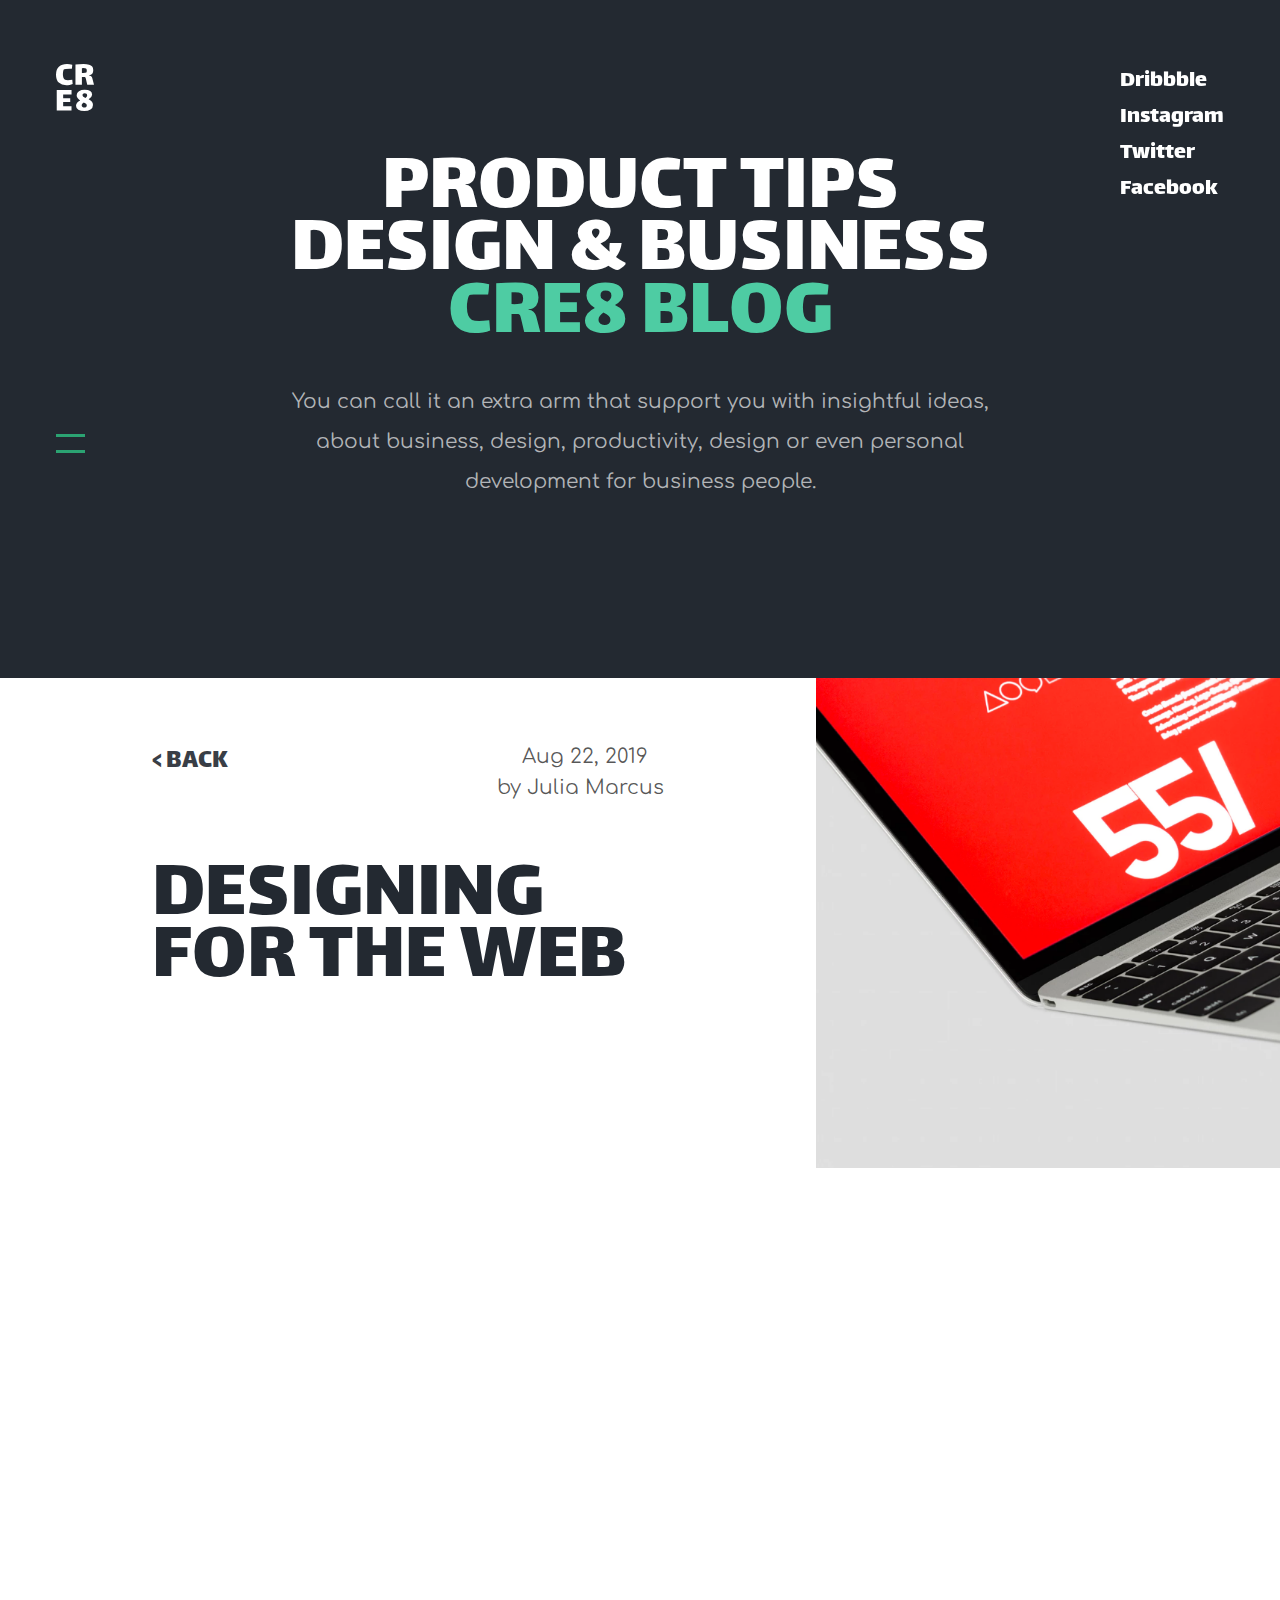
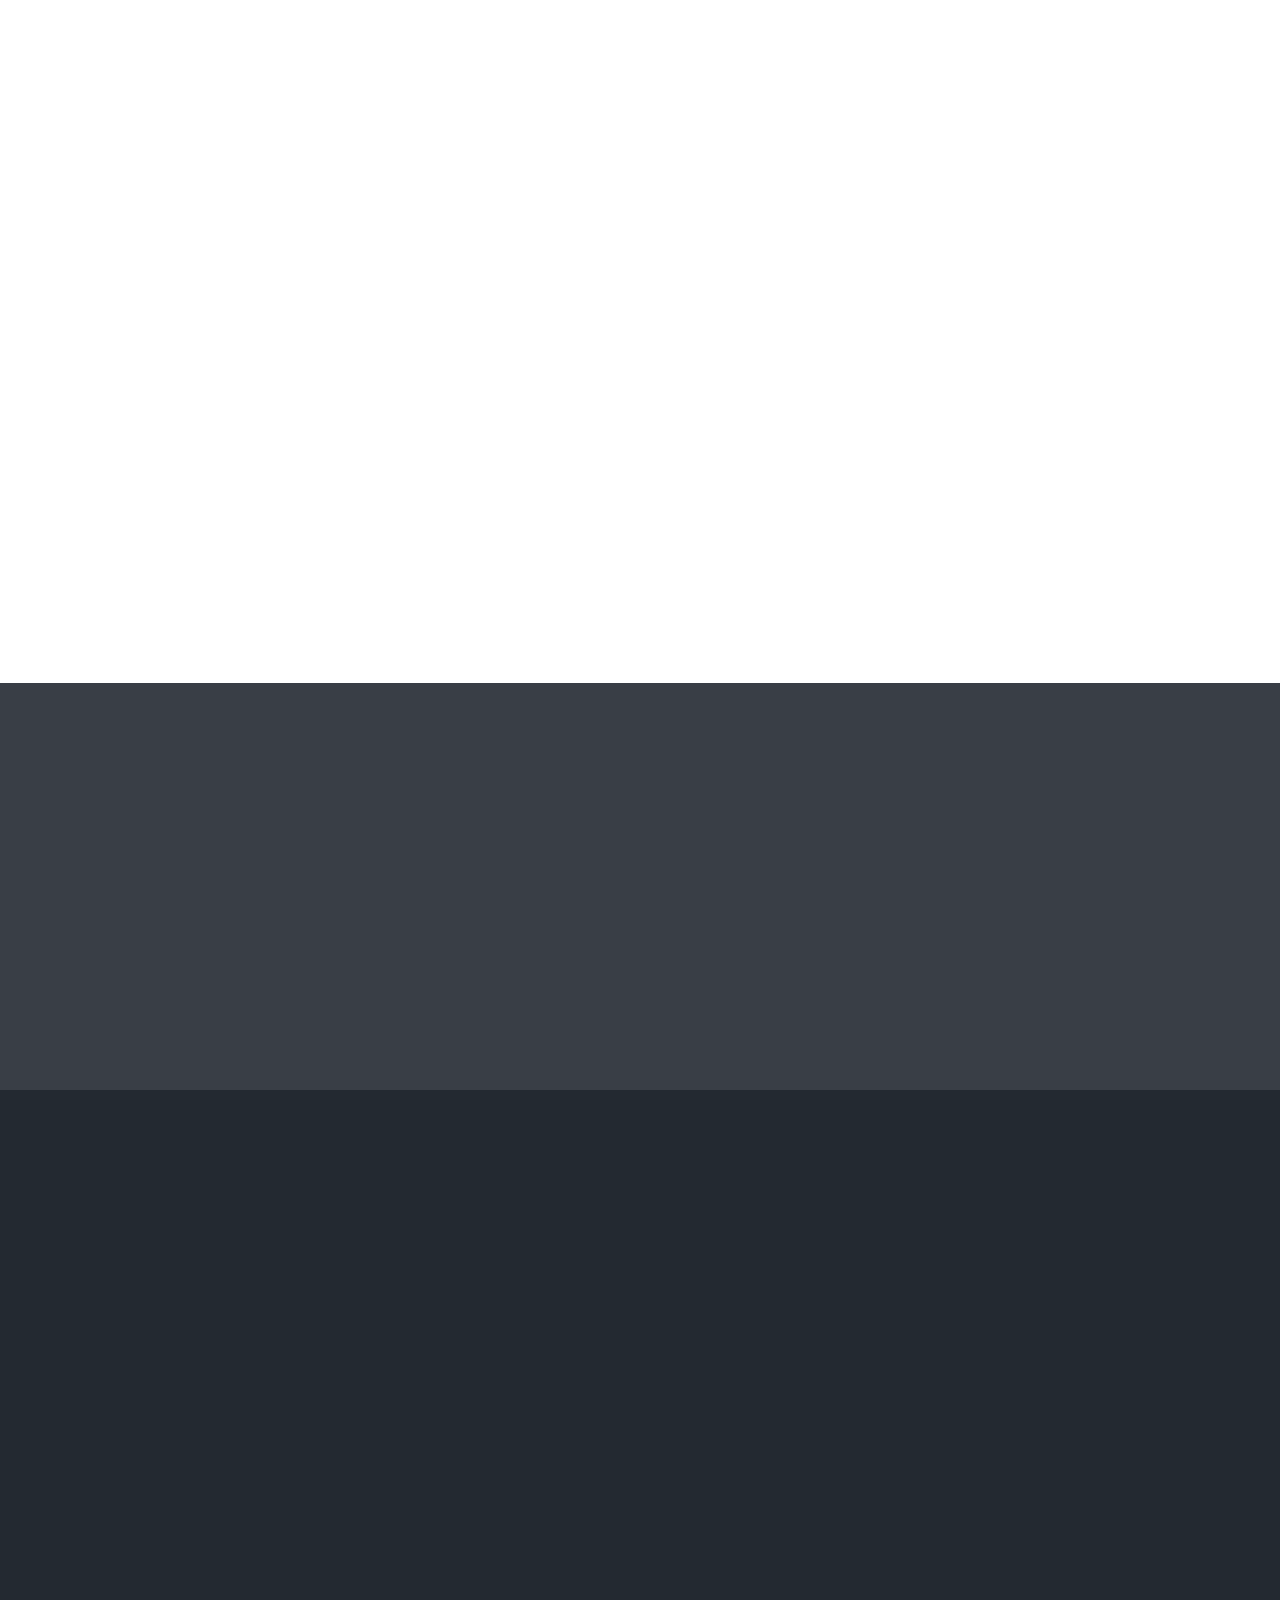
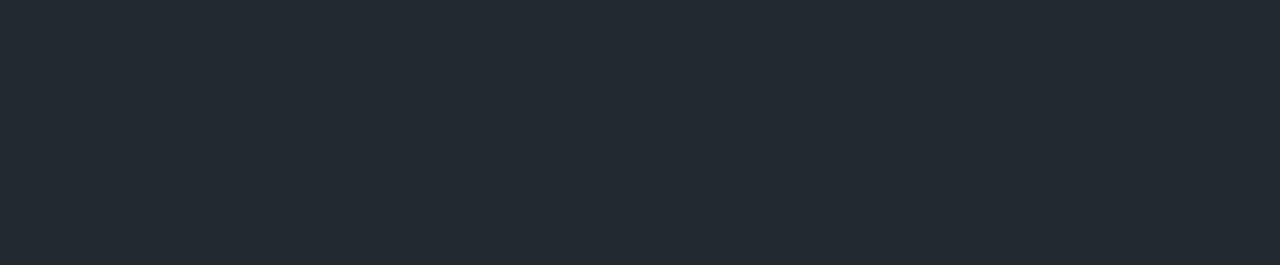
<file: post.html>
<!DOCTYPE html>
<html lang="en">
<head>
    <meta charset="UTF-8">
    <meta name="viewport" content="width=device-width, initial-scale=1.0">
    <title>CRE8</title>
    <link rel="stylesheet" type="text/css" href="css/bootstrap.min.css">
    <link rel="stylesheet" type="text/css" href="css/fontawesome-all.min.css">
    <link rel="stylesheet" type="text/css" href="css/style.css">
</head>
<body class="inner-page">
<div class="menu-toggle">
    <div class="icon"></div>
</div>
<div class="main-menu">
    <div class="contant-info">
        <div><a href="mailto:hello@cre8.com">hello@cre8.com</a></div>
        <div>+10 38093888</div>
    </div>
    <div class="menu-links">
        <ul>
            <li><a href="index.html">Home</a></li>
            <li><a href="about.html">About</a></li>
            <li><a href="work.html">Work</a></li>
            <li><a href="blog.html">Blog</a></li>
            <li><a href="contact.html">Contact</a></li>
        </ul>
    </div>
    <div class="social-media">
        <div class="social-link-holder"><a href="#">Dribbble</a></div>
        <div class="social-link-holder"><a href="#">Instagram</a></div>
        <div class="social-link-holder"><a href="#">Twitter</a></div>
        <div class="social-link-holder"><a href="#">Facebook</a></div>
    </div>
</div>
<nav class="container-fluid cnav">
    <div class="row">
        <div class="col">
            <div class="logo-holder">
                <a href="index.html"><img class="logo" src="images/logo.svg" alt="CRE8"></a>
            </div>
        </div>
        <div class="col text-right">
            <div class="social-media">
                <div class="social-link-holder"><a href="#">Dribbble</a></div>
                <div class="social-link-holder"><a href="#">Instagram</a></div>
                <div class="social-link-holder"><a href="#">Twitter</a></div>
                <div class="social-link-holder"><a href="#">Facebook</a></div>
            </div>
        </div>
    </div>
</nav>
<header class="container-fluid header">
    <div class="row">
        <div class="col">
            <div class="lg-text">
                <span>PRODUCT TIPS</span><br>
                <span>DESIGN & BUSINESS</span><br>
                <span class="other-color">cre8 blog</span>
            </div>
            <div class="normal-text">
                <p>You can call it an extra arm that support you with insightful ideas,<br>about business, design, productivity, design or even personal<br> development for business people.</p>
            </div>
        </div>
    </div>
</header>
<div class="container-fluid post-section">
    <div class="row">
        <div class="col">
            <div class="post-header">
                <div class="text-holder">
                    <div class="post-info-holder">
                        <div class="link-holder">
                            <a href="blog.html">&#x3C; Back</a>
                        </div>
                        <div class="post-info">
                            <div class="date">Aug 22, 2019</div>
                            <div class="auther">by Julia Marcus</div>
                        </div>
                    </div>
                    <div class="title">designing for the web</div>
                    <div class="text">But I must explain to you how all this mistaken idea of denouncing pleasure and praising pain was born and I will give you a complete account of the system.</div>
                </div>
                <div class="img-holder">
                    <img src="images/post1.png" alt="">
                </div>
            </div>
            <div class="post-content">
                <h1>Going beyond the screen</h1>
                <p>At vero eos et accusamus et iusto odio dignissimos ducimus qui blanditiis praesentium voluptatum deleniti atque corrupti quos dolores et quas molestias excepturi sint occaecati cupiditate non provident, similique sunt in culpa qui officia deserunt mollitia animi, id est laborum et dolorum fuga. Et harum quidem rerum facilis est et expedita distinctio.</p>

                <h1>Sketch vs Adobe XD</h1>
                <p>Nam libero tempore, cum soluta nobis est eligendi optio cumque nihil impedit quo minus id quod maxime placeat facere possimus, omnis voluptas assumenda est, omnis dolor repellendus. Temporibus autem quibusdam et aut officiis debitis aut rerum necessitatibus saepe eveniet ut et voluptates repudiandae sint et molestiae non recusandae. Itaque earum rerum hic tenetur a sapiente delectus, ut aut reiciendis voluptatibus maiores alias consequatur aut perferendis doloribus asperiores repellat.</p>

                <h1>Perfection is not a myth</h1>
                <p>At vero eos et accusamus et iusto odio dignissimos ducimus qui blanditiis praesentium voluptatum deleniti atque corrupti quos dolores et quas molestias excepturi sint occaecati cupiditate non provident, similique sunt in culpa qui officia deserunt mollitia animi, id est laborum et dolorum fuga. Et harum quidem rerum facilis est et expedita distinctio.</p>
            </div>
        </div>
    </div>
</div>
<div class="container-fluid other-content">
    <div class="row">
        <div class="col">
            <div class="lg-text">have a project<br>for us?</div>
            <div class="normal-text">
                <p>Contact us and we’ll send you the brief form to fill.<br>
                        Then we’ll contact you within 24 hours.</p>
            </div>
            <div class="btn-holder">
                <a href="#" class="cr-btn ex-padding">let’s cre8</a>
            </div>
        </div>
    </div>
</div>
<footer class="container-fluid footer">
    <div class="row">
        <div class="col">
            <div class="lg-text">
                <span>100% satisfication.</span><br>
                <span>let’s create</span>
            </div>
            <div class="normal-text">
                <p>We’ll take your business to the next level, with our proven<br>strategies, latest technologies and friendly creatives that<br>will work to produce the best outcome possible.</p>
            </div>
        </div>
    </div>
    <div class="row">
        <div class="col">
            <div class="contact-info-holder">
                <div class="title">Call us</div>
                <div class="contact-info">+10 38093888</div>
            </div>
        </div>
        <div class="col">
            <div class="contact-info-holder">
                <div class="title">E-mail</div>
                <div class="contact-info"><a href="mailto:hello@cre8.com">hello@cre8.com</a></div>
                <div class="social-media">
                    <div class="social-link-holder"><a href="#">Dribbble</a></div>
                    <div class="social-link-holder"><a href="#">Instagram</a></div>
                    <div class="social-link-holder"><a href="#">Twitter</a></div>
                    <div class="social-link-holder"><a href="#">Facebook</a></div>
                </div>
            </div>
        </div>
    </div>
</footer>
<script src="js/jquery.min.js"></script>
<script src="js/popper.min.js"></script>
<script src="js/bootstrap.min.js"></script>
<script src="js/anime.min.js"></script>
<script src="js/scrollreveal.min.js"></script>
<script src="js/main.js"></script>
</body>
</html>
</file>
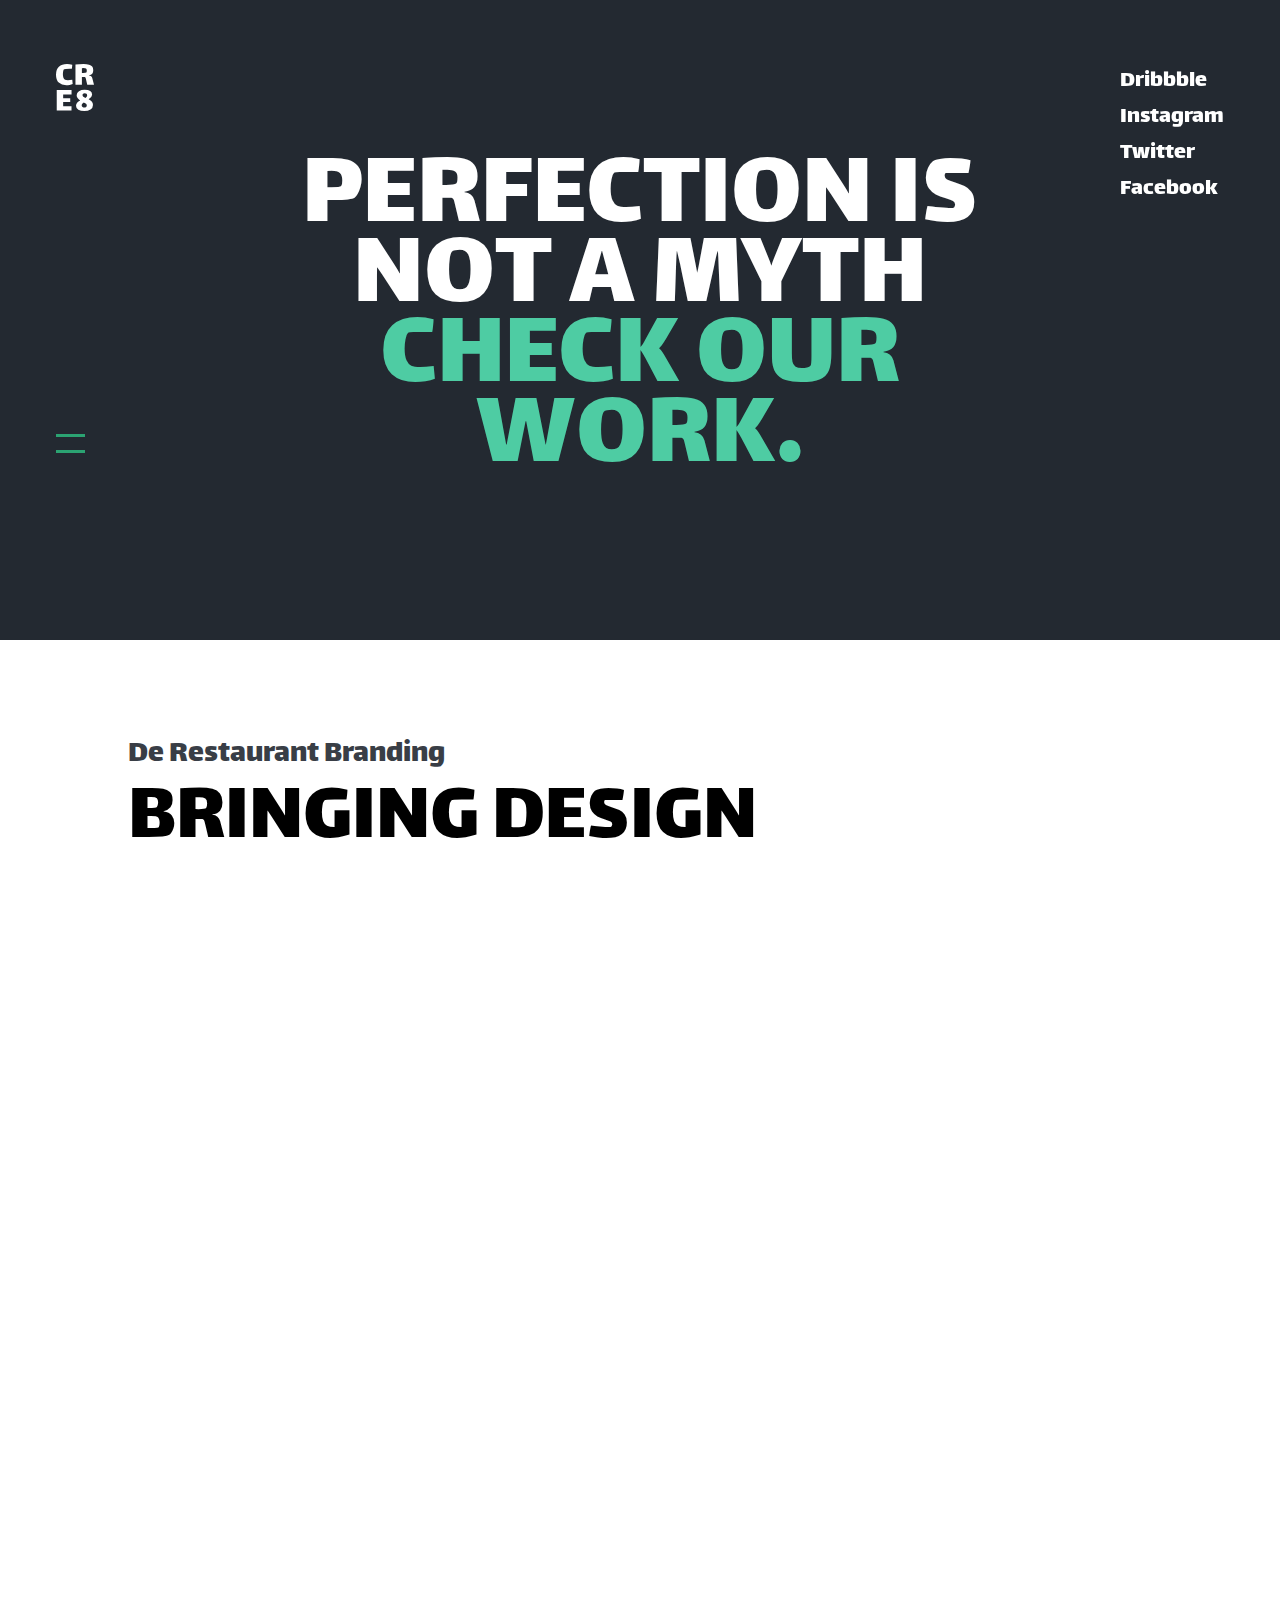
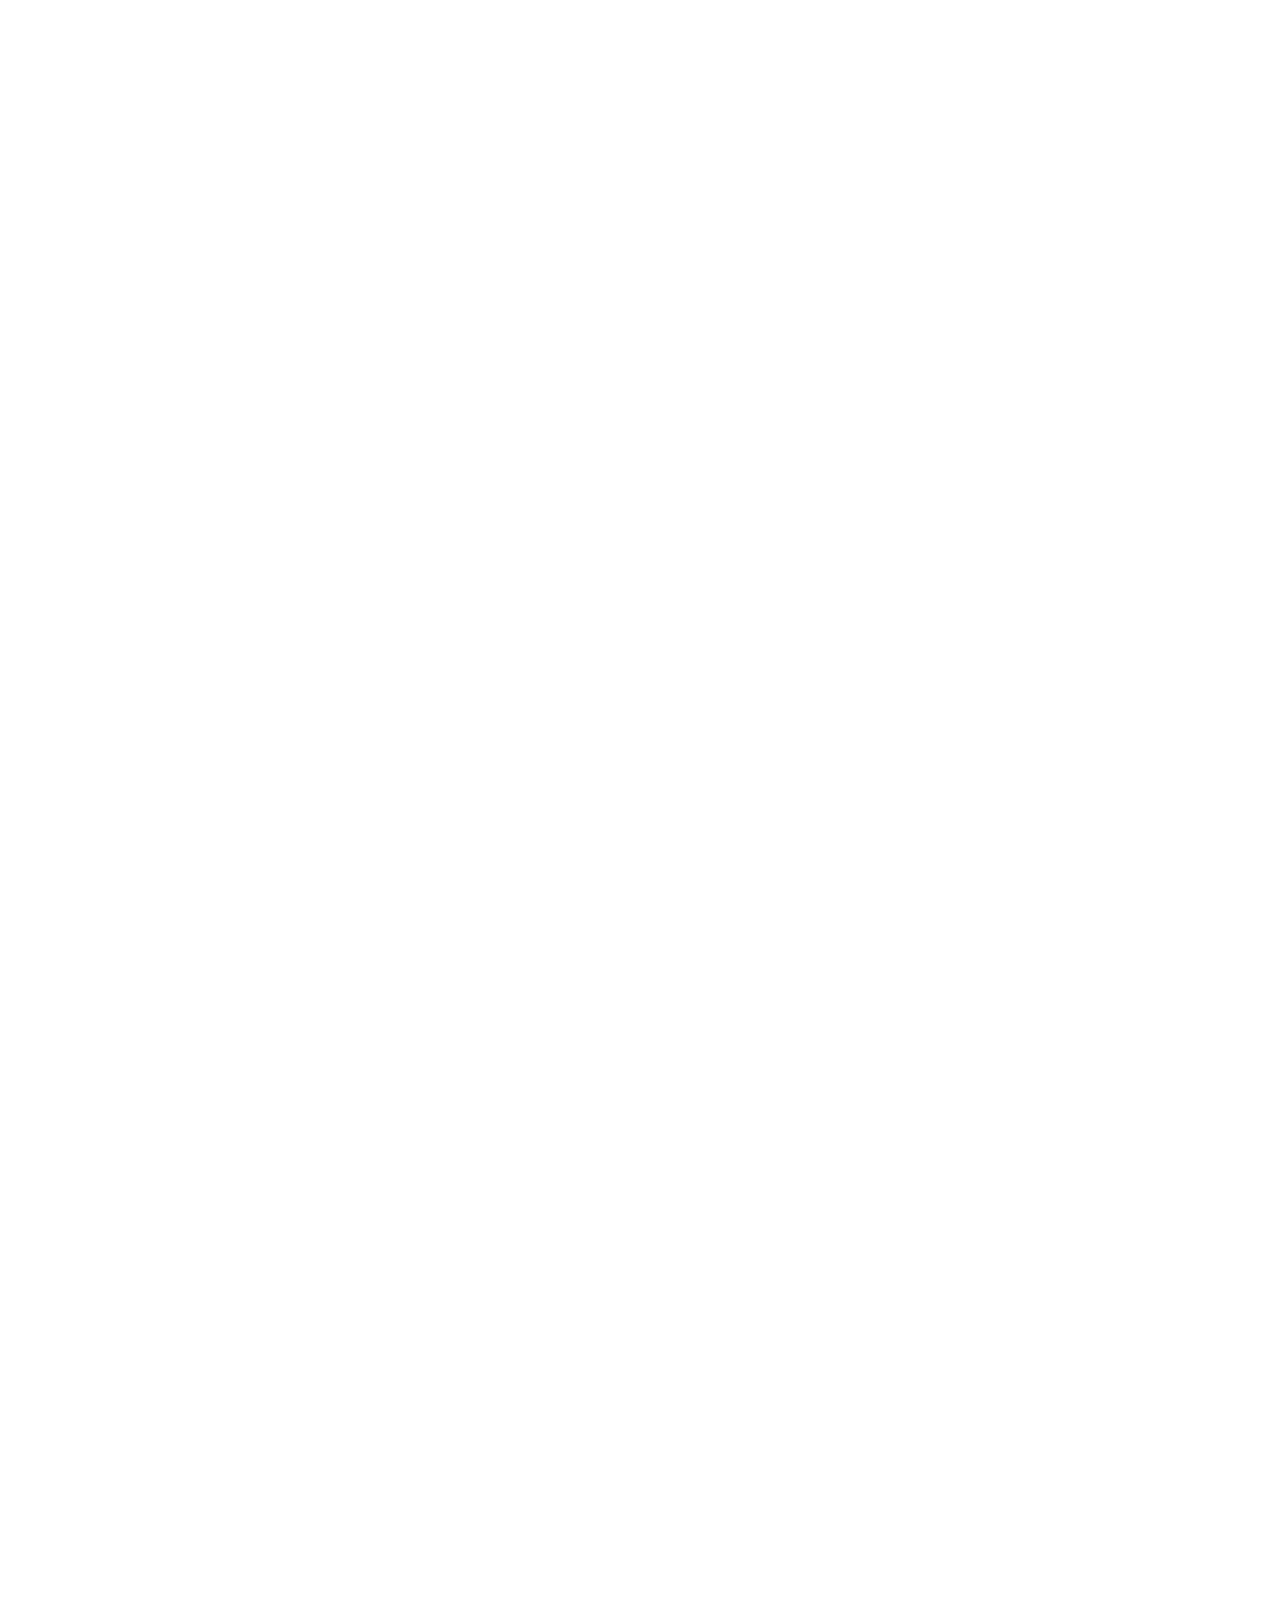
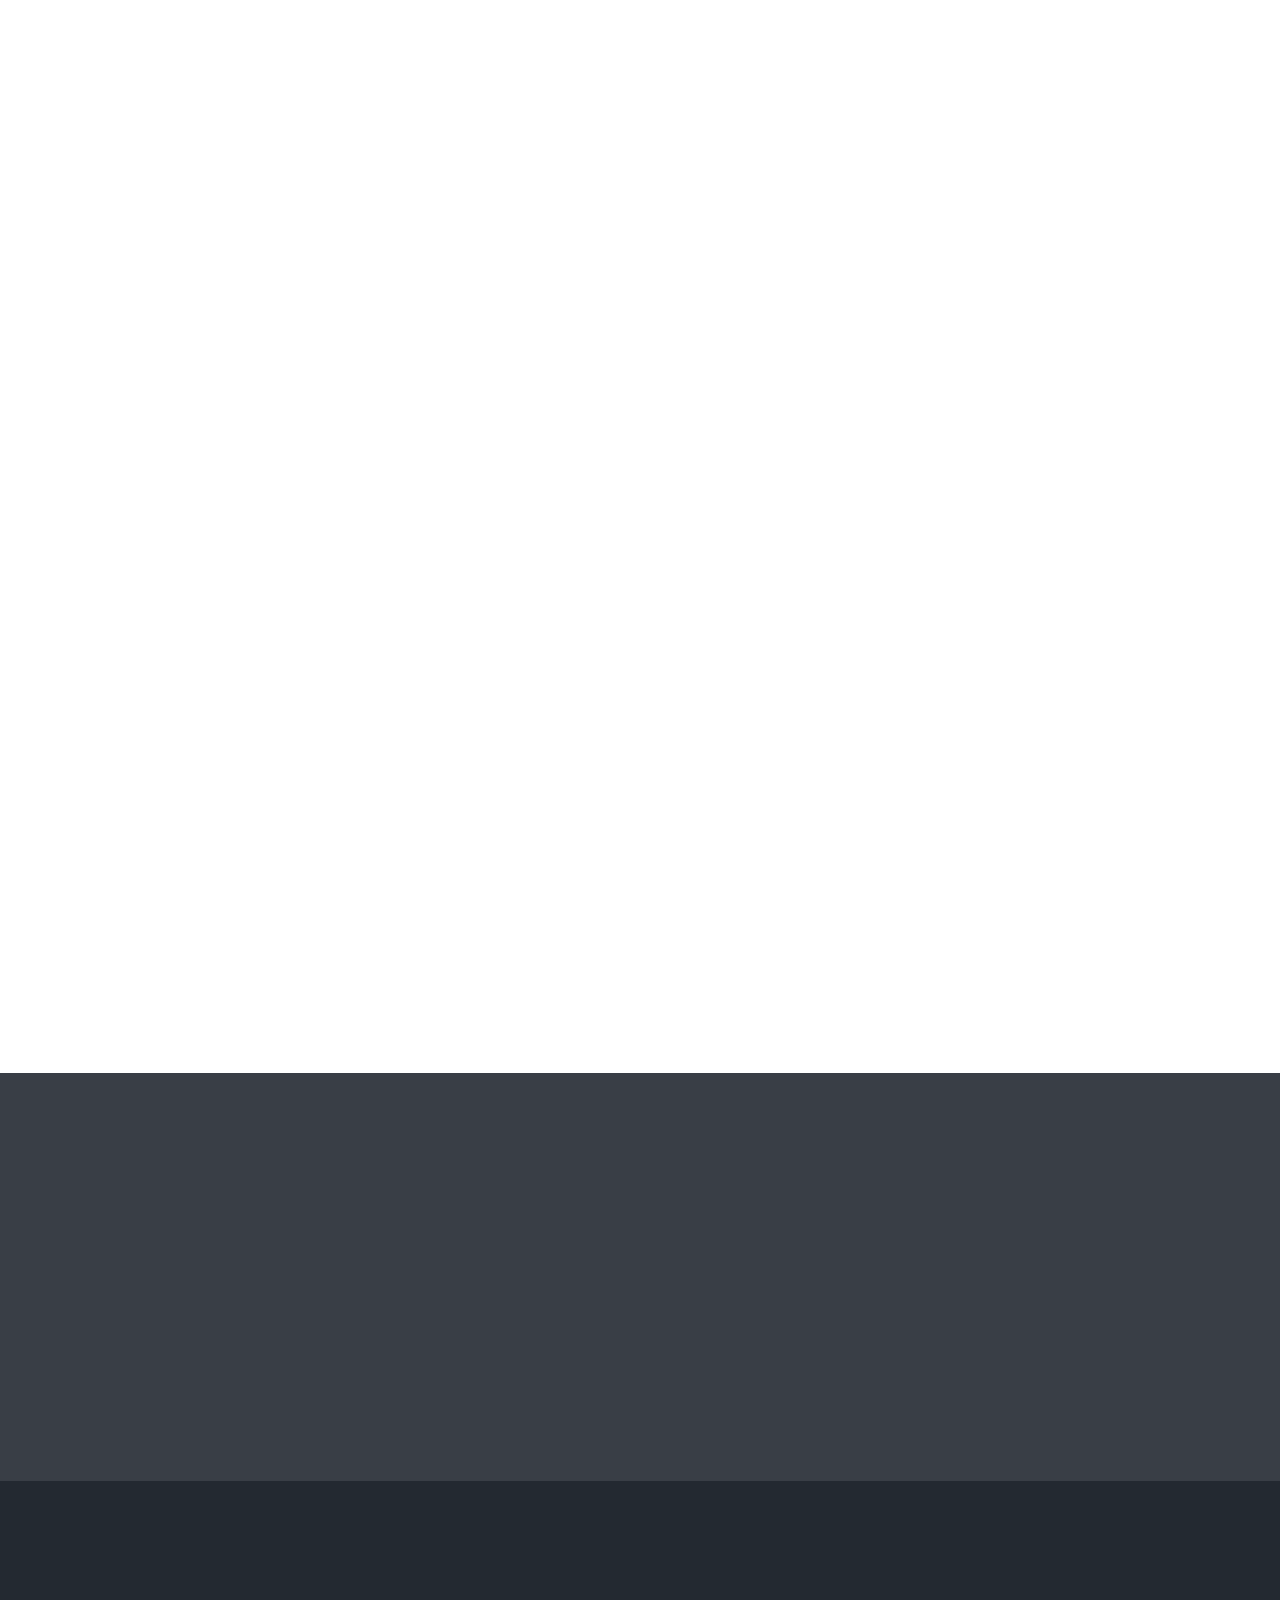
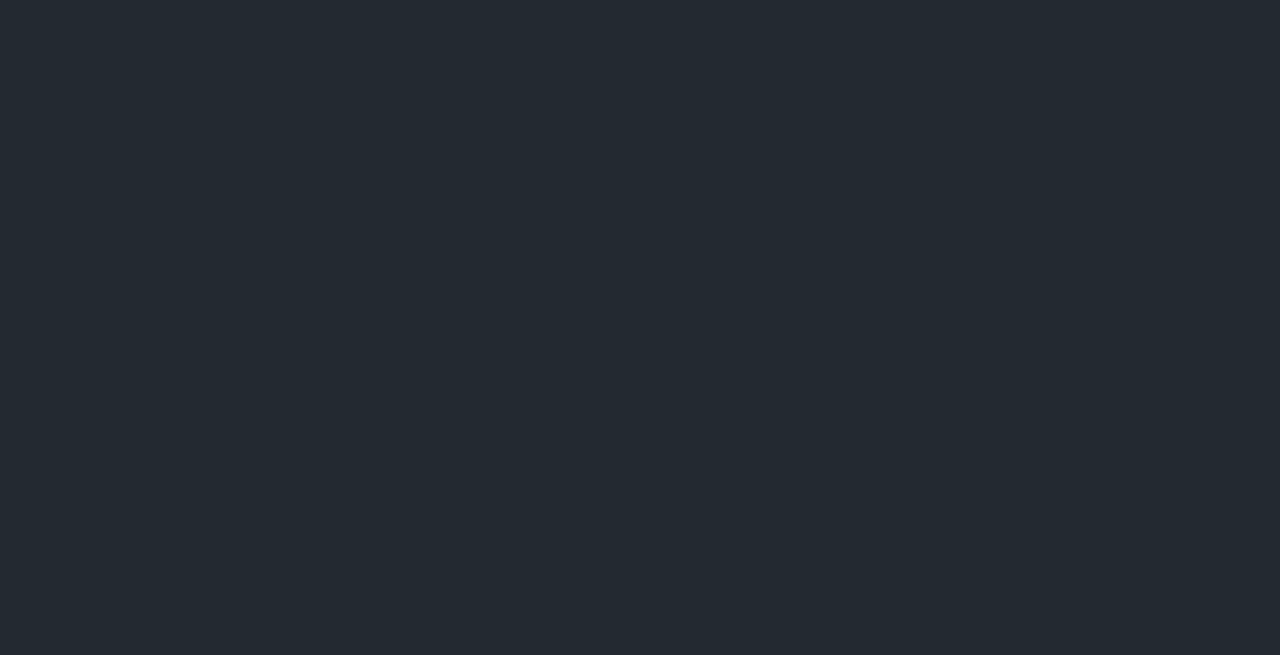
<file: project.html>
<!DOCTYPE html>
<html lang="en">
<head>
    <meta charset="UTF-8">
    <meta name="viewport" content="width=device-width, initial-scale=1.0">
    <title>CRE8</title>
    <link rel="stylesheet" type="text/css" href="css/bootstrap.min.css">
    <link rel="stylesheet" type="text/css" href="css/fontawesome-all.min.css">
    <link rel="stylesheet" type="text/css" href="css/style.css">
</head>
<body>
<div class="menu-toggle">
    <div class="icon"></div>
</div>
<div class="main-menu">
    <div class="contant-info">
        <div><a href="mailto:hello@cre8.com">hello@cre8.com</a></div>
        <div>+10 38093888</div>
    </div>
    <div class="menu-links">
        <ul>
            <li><a href="index.html">Home</a></li>
            <li><a href="about.html">About</a></li>
            <li><a href="work.html">Work</a></li>
            <li><a href="blog.html">Blog</a></li>
            <li><a href="contact.html">Contact</a></li>
        </ul>
    </div>
    <div class="social-media">
        <div class="social-link-holder"><a href="#">Dribbble</a></div>
        <div class="social-link-holder"><a href="#">Instagram</a></div>
        <div class="social-link-holder"><a href="#">Twitter</a></div>
        <div class="social-link-holder"><a href="#">Facebook</a></div>
    </div>
</div>
<nav class="container-fluid cnav">
    <div class="row">
        <div class="col">
            <div class="logo-holder">
                <a href="index.html"><img class="logo" src="images/logo.svg" alt="CRE8"></a>
            </div>
        </div>
        <div class="col text-right">
            <div class="social-media">
                <div class="social-link-holder"><a href="#">Dribbble</a></div>
                <div class="social-link-holder"><a href="#">Instagram</a></div>
                <div class="social-link-holder"><a href="#">Twitter</a></div>
                <div class="social-link-holder"><a href="#">Facebook</a></div>
            </div>
        </div>
    </div>
</nav>
<header class="container-fluid header">
    <div class="row">
        <div class="col">
            <div class="extra-lg-text">
                <span>perfection is</span><br>
                <span>not a myth</span><br>
                <span class="other-color">check our</span><br>
                <span class="other-color">work.</span>
            </div>
        </div>
    </div>
</header>
<div class="container-fluid project-info">
    <div class="row">
        <div class="col">
            <h2>De Restaurant Branding</h2>
            <div class="lg-text">
                <span>Bringing design</span><br>
                <span>to the table</span>
            </div>
            <div class="normal-text">
                <p>But I must explain to you how all this mistaken idea of denouncing pleasure and praising<br> pain was born and I will give you a complete account of the system.</p>
            </div>
        </div>
    </div>
    <div class="row">
        <div class="col-sm-6 col-md-3">
            <div class="text-box">
                <div class="title">Client</div>
                <p>De Restaurant</p>
            </div>
        </div>
        <div class="col-sm-6 col-md-3">
            <div class="text-box">
                <div class="title">Website</div>
                <p>derestaurant.com</p>
            </div>
        </div>
        <div class="col-sm-6 col-md-3">
            <div class="text-box">
                <div class="title">Sector</div>
                <p>Food & Beverages</p>
            </div>
        </div>
        <div class="col-sm-6 col-md-3">
            <div class="text-box">
                <div class="title">Deliverables</div>
                <p>Branding<br>
                    Branding Strategy<br>
                    Naming & verbal identity<br>
                    Launch & brand campaigns</p>
            </div>
        </div>
    </div>
</div>
<div class="container-fluid project-imgs">
    <div class="row">
        <div class="col">
            <div class="img-holder">
                <img src="images/project1-img1.png" alt="">
            </div>
            <div class="img-holder">
                <img src="images/project1-img2.png" alt="">
            </div>
            <div class="img-holder">
                <img src="images/project1-img3.png" alt="">
            </div>
        </div>
    </div>
</div>
<div class="container-fluid other-content">
    <div class="row">
        <div class="col">
            <div class="lg-text">have a project<br>for us?</div>
            <div class="normal-text">
                <p>Contact us and we’ll send you the brief form to fill.<br>
                        Then we’ll contact you within 24 hours.</p>
            </div>
            <div class="btn-holder">
                <a href="#" class="cr-btn ex-padding">let’s cre8</a>
            </div>
        </div>
    </div>
</div>
<footer class="container-fluid footer">
    <div class="row">
        <div class="col">
            <div class="lg-text">
                <span>100% satisfication.</span><br>
                <span>let’s create</span>
            </div>
            <div class="normal-text">
                <p>We’ll take your business to the next level, with our proven<br>strategies, latest technologies and friendly creatives that<br>will work to produce the best outcome possible.</p>
            </div>
        </div>
    </div>
    <div class="row">
        <div class="col">
            <div class="contact-info-holder">
                <div class="title">Call us</div>
                <div class="contact-info">+10 38093888</div>
            </div>
        </div>
        <div class="col">
            <div class="contact-info-holder">
                <div class="title">E-mail</div>
                <div class="contact-info"><a href="mailto:hello@cre8.com">hello@cre8.com</a></div>
                <div class="social-media">
                    <div class="social-link-holder"><a href="#">Dribbble</a></div>
                    <div class="social-link-holder"><a href="#">Instagram</a></div>
                    <div class="social-link-holder"><a href="#">Twitter</a></div>
                    <div class="social-link-holder"><a href="#">Facebook</a></div>
                </div>
            </div>
        </div>
    </div>
</footer>
<script src="js/jquery.min.js"></script>
<script src="js/popper.min.js"></script>
<script src="js/bootstrap.min.js"></script>
<script src="js/anime.min.js"></script>
<script src="js/scrollreveal.min.js"></script>
<script src="js/main.js"></script>
</body>
</html>
</file>
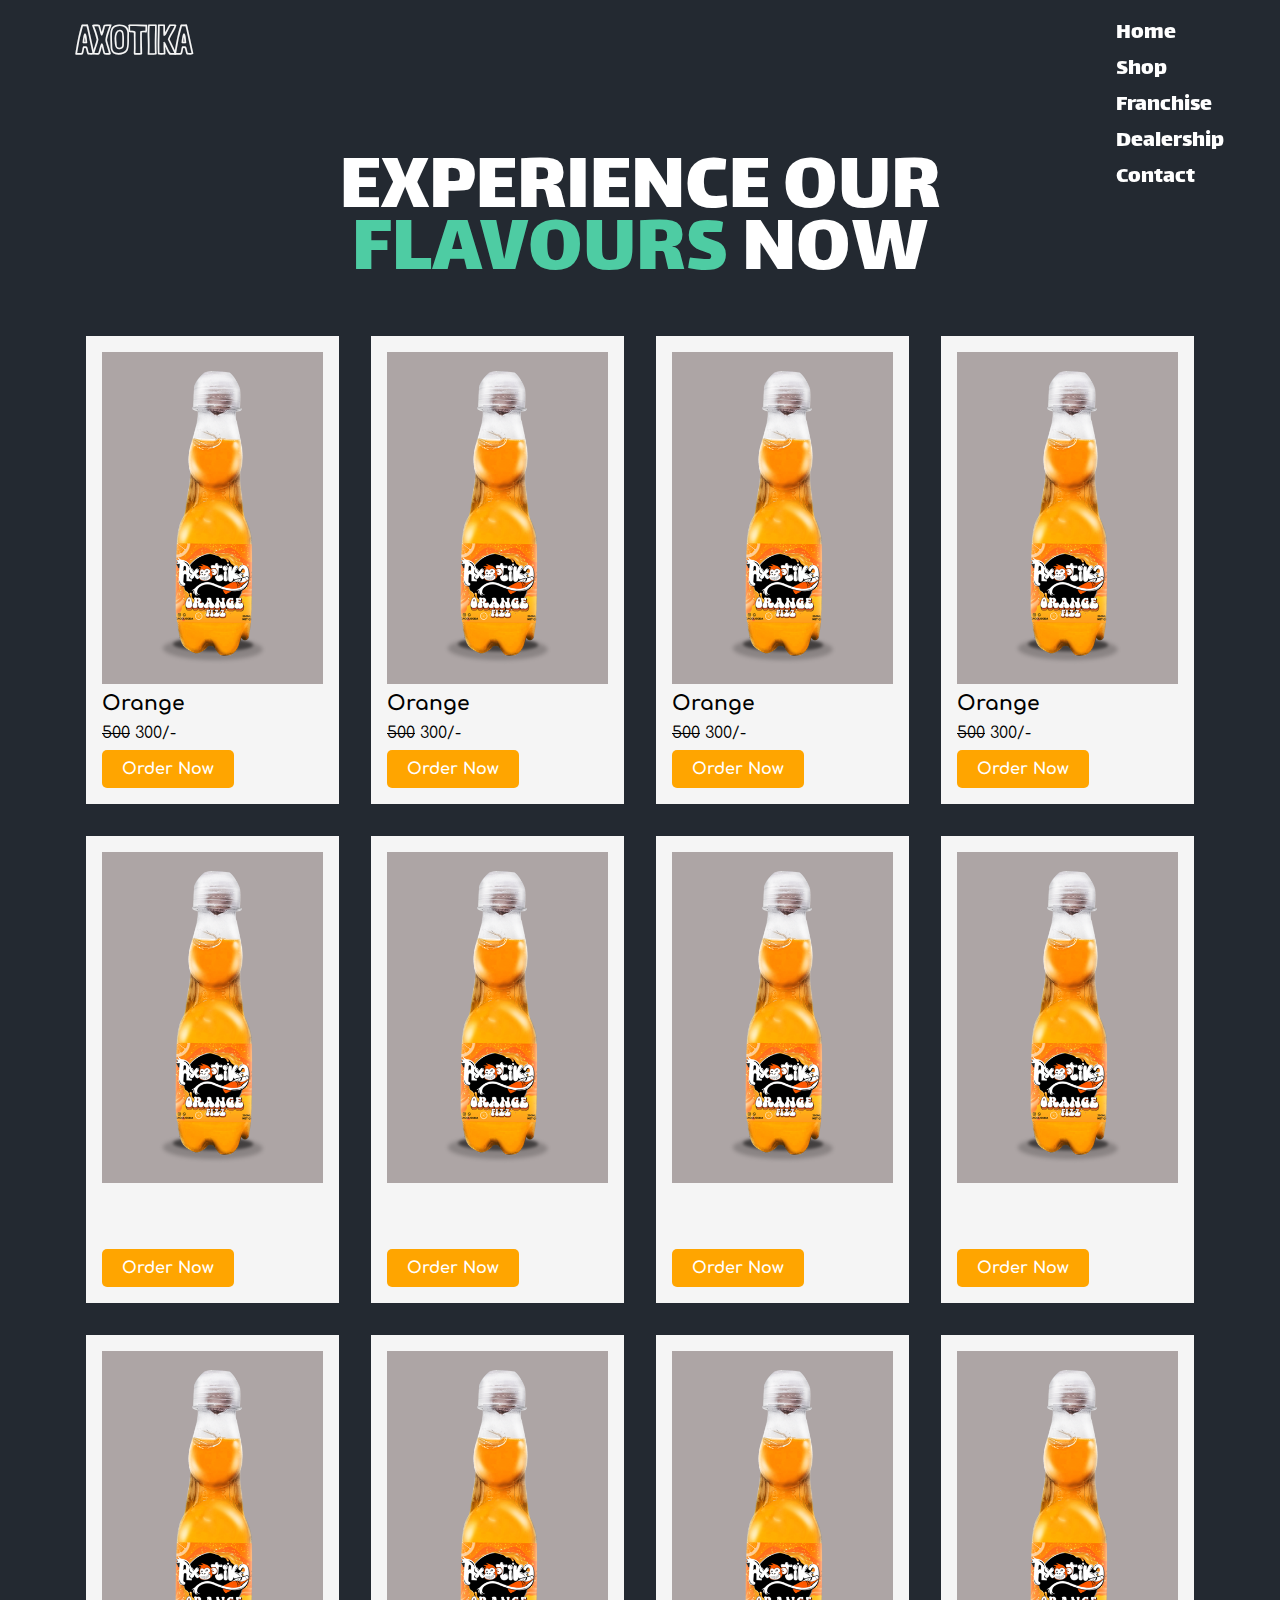
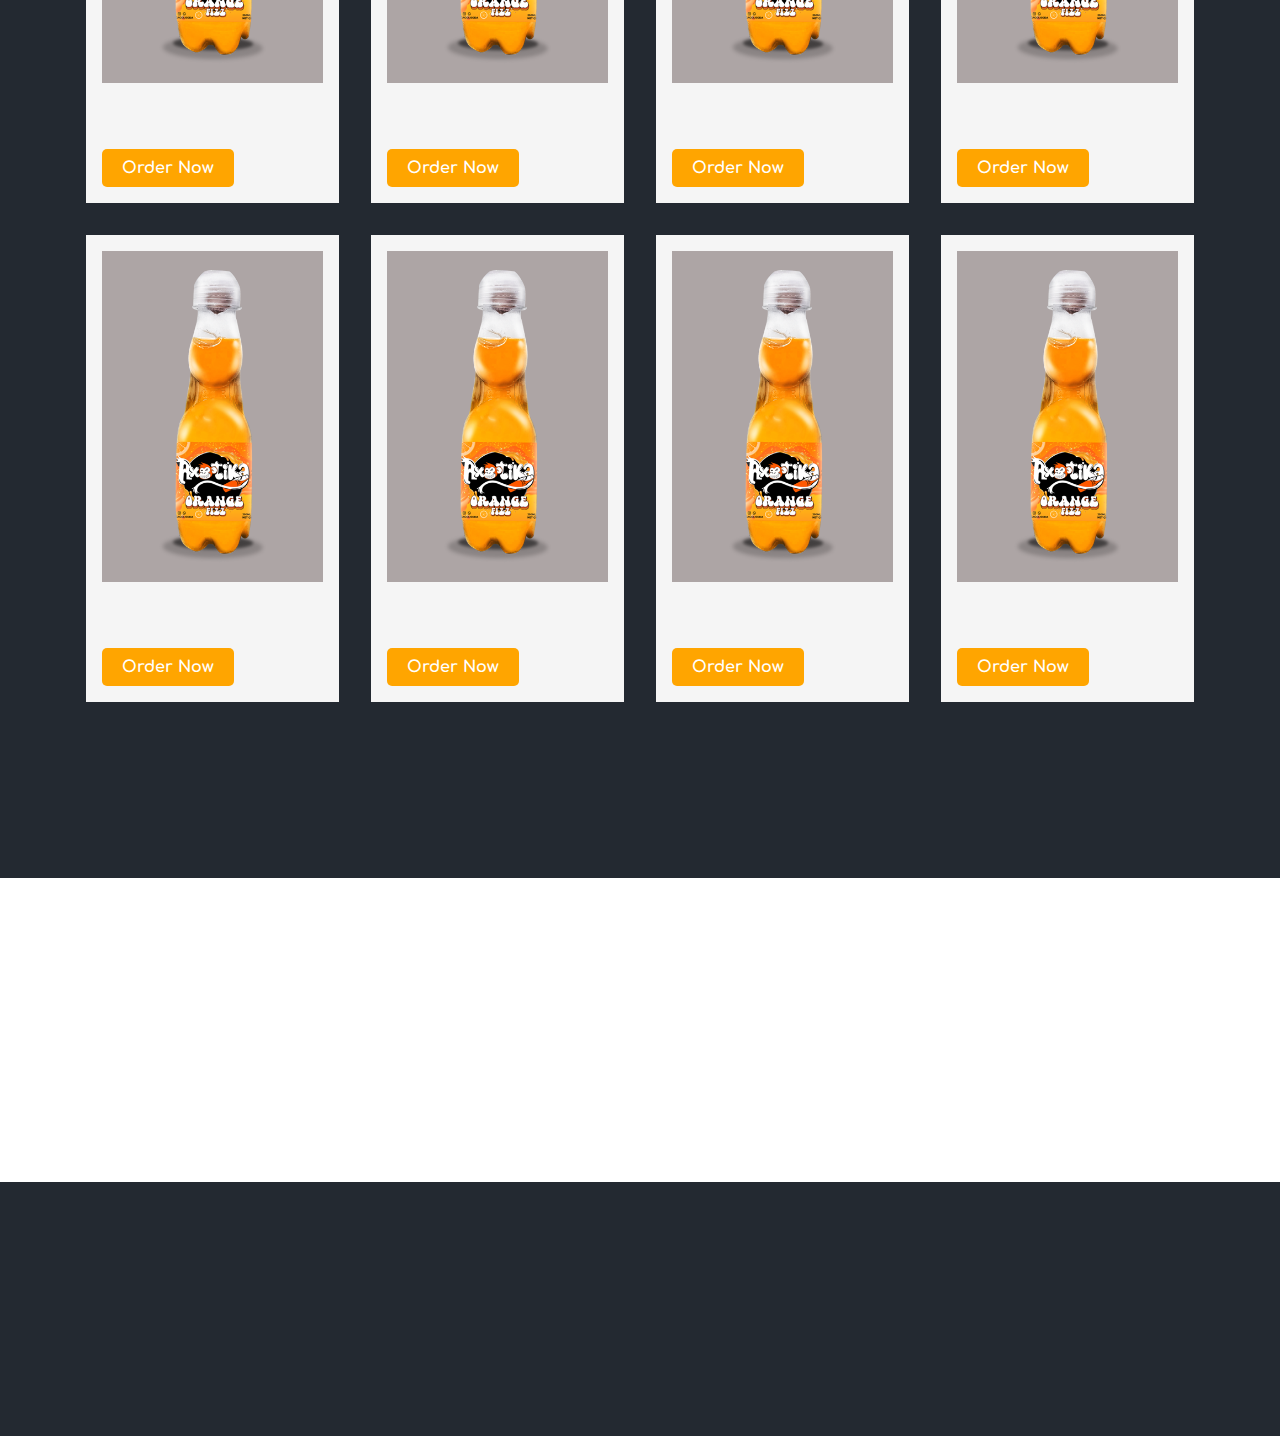
<file: shop.html>
<!DOCTYPE html>
<html lang="en">
<head>
    <meta charset="UTF-8">
    <meta name="viewport" content="width=device-width, initial-scale=1.0">
    <title>AXOTIKA</title>
    <link rel="stylesheet" type="text/css" href="css/bootstrap.min.css">
    <link rel="stylesheet" type="text/css" href="css/fontawesome-all.min.css">
    <link rel="stylesheet" type="text/css" href="css/style.css">
    <link rel="stylesheet" href="https://cdnjs.cloudflare.com/ajax/libs/font-awesome/6.5.2/css/all.min.css" integrity="sha512-SnH5WK+bZxgPHs44uWIX+LLJAJ9/2PkPKZ5QiAj6Ta86w+fsb2TkcmfRyVX3pBnMFcV7oQPJkl9QevSCWr3W6A==" crossorigin="anonymous" referrerpolicy="no-referrer" />
    <style>
        @import url('https://fonts.googleapis.com/css2?family=Londrina+Outline&display=swap');
    </style>
</head>
<body class="inner-page">
<div class="menu-toggle d-md-none d-block">
    <div class="icon"></div>
</div>
<div class="main-menu">
    <div class="contant-info">
        <div><a href="mailto:hello@axotika.com">info@axotika.com</a></div>
        <div>+91 9390715160</div>
    </div>
    <div class="menu-links">
        <ul>
            <li><a href="index.html">Home</a></li>
            <li><a href="shop.html">Shop</a></li>
            <li><a href="franchise.html">Franchise</a></li>
            <li><a href="#">Dealership</a></li>
            <li><a href="contact.html">Contact</a></li>
        </ul>
    </div>
    <div class="social-media">
        <div class="social-link-holder"><a href="#" style="font-size: 30px;">Follow Us On</a></div>
        <div class="d-flex">
            <div class="social-link-holder"><a href="#" style="font-size: 30px; padding-right: 8px;"><i class="fa-brands fa-instagram"></i></a></div>
            <div class="social-link-holder"><a href="#" style="font-size: 30px; padding-right: 8px;"><i class="fa-brands fa-facebook"></i></a></div>
            <div class="social-link-holder"><a href="#" style="font-size: 30px; padding-right: 8px;"><i class="fa-brands fa-square-x-twitter"></i></a></div>
            <div class="social-link-holder"><a href="#" style="font-size: 30px; padding-right: 8px;"><i class="fa-brands fa-youtube"></i></a></div>
        </div>
        
    </div>
</div>
<nav class="container-fluid cnav pt-3">
    <div class="row">
        <div class="col">
            <div class="logo-holder" >
                <a href="index.html" style="color: whitesmoke; font-weight: 1000; font-size: 25px;" class="d-flex flex-row align-items-center cart-link" ><i class="fa-solid fa-cart-shopping"></i> <h1 style="font-family: Londrina Outline, sans-serif; font-weight: bold; margin-left: 20px;">AXOTIKA</h1></a>
            </div>
        </div>
        <div class="col text-right">
            <div class="social-media">
                <div class="social-link-holder"><a href="index.html">Home</a></div>
                <div class="social-link-holder"><a href="shop.html">Shop</a></div>
                <div class="social-link-holder"><a href="franchise.html">Franchise</a></div>
                <div class="social-link-holder"><a href="#">Dealership</a></div>
                <div class="social-link-holder"><a href="contact.html">Contact</a></div>
                
            </div>
        </div>
    </div>
</nav>
<header class="container-fluid header" style="min-height: 100vh; max-height: fit-content;">
    <div class="row">
        <div class="col p-0">
            <div class="lg-text">
                <span>Experience Our</span><br>
                <span class="other-color">Flavours </span>
                <span> Now</span>
                
            </div>
            <div class="normal-text">
                <div class="container text-center">
                    <div class="row g-2 g-lg-2" style="color: white;">
                      <div class="col-6 col-lg-3 p-lg-3 p-2">
                        <div class="p-lg-3 p-2" style="background-color: whitesmoke;">
                            <img src="./images/shopex.png" style="background-color: rgb(173, 165, 165);" class="img-fluid" alt="">
                            <div>
                                            <p style="color: black; font-weight: 700; text-align: left;" class="m-0">Orange</p>
                                            <p style="color: black; text-align: left; font-size: 16px; line-height: normal;" class="mb-2"><span style="text-decoration: line-through;">500</span> 300/-</p>
                                            
                                        <div class="btn-holder d-flex justify-content-start">
                                    <a href="#" style="text-decoration: none; color: white; background-color: orange; font-weight: bold; border-radius: 5px; padding: 7px 20px;" >Order Now</a>
                                </div>
                            </div>

                        </div>
                      </div>
                      <div class="col-6 col-lg-3 p-lg-3 p-2">
                        <div class="p-lg-3 p-2" style="background-color: whitesmoke;">
                            <img src="./images/shopex.png" style="background-color: rgb(173, 165, 165);" class="img-fluid" alt="">
                            <div>
                                            <p style="color: black; font-weight: 700; text-align: left;" class="m-0">Orange</p>
                                            <p style="color: black; text-align: left; font-size: 16px; line-height: normal;" class="mb-2"><span style="text-decoration: line-through;">500</span> 300/-</p>
                                        <div class="btn-holder d-flex justify-content-start">
                                    <a href="#" style="text-decoration: none; color: white; background-color: orange; font-weight: bold; border-radius: 5px; padding: 7px 20px;" >Order Now</a>
                                </div>
                            </div>

                        </div>
                      </div>
                      <div class="col-6 col-lg-3 p-lg-3 p-2">
                        <div class="p-lg-3 p-2" style="background-color: whitesmoke;">
                            <img src="./images/shopex.png" style="background-color: rgb(173, 165, 165);" class="img-fluid" alt="">
                            <div>
                                            <p style="color: black; font-weight: 700; text-align: left;" class="m-0">Orange</p>
                                            <p style="color: black; text-align: left; font-size: 16px; line-height: normal;" class="mb-2"><span style="text-decoration: line-through;">500</span> 300/-</p>
                                        <div class="btn-holder d-flex justify-content-start">
                                    <a href="#" style="text-decoration: none; color: white; background-color: orange; font-weight: bold; border-radius: 5px; padding: 7px 20px;" >Order Now</a>
                                </div>
                            </div>

                        </div>
                      </div>
                      <div class="col-6 col-lg-3 p-lg-3 p-2">
                        <div class="p-lg-3 p-2" style="background-color: whitesmoke;">
                            <img src="./images/shopex.png" style="background-color: rgb(173, 165, 165);" class="img-fluid" alt="">
                            <div>
                                            <p style="color: black; font-weight: 700; text-align: left;" class="m-0">Orange</p>
                                            <p style="color: black; text-align: left; font-size: 16px; line-height: normal;" class="mb-2"><span style="text-decoration: line-through;">500</span> 300/-</p>
                                        <div class="btn-holder d-flex justify-content-start">
                                    <a href="#" style="text-decoration: none; color: white; background-color: orange; font-weight: bold; border-radius: 5px; padding: 7px 20px;" >Order Now</a>
                                </div>
                            </div>

                        </div>
                      </div>
                      
                      
                      
                      
                    </div>
                  </div>
                
            </div>
            <div class="normal-text">
                <div class="container text-center">
                    <div class="row g-2 g-lg-2" style="color: white;">
                      <div class="col-6 col-lg-3 p-lg-3 p-2">
                        <div class="p-lg-3 p-2" style="background-color: whitesmoke;">
                            <img src="./images/shopex.png" style="background-color: rgb(173, 165, 165);" class="img-fluid" alt="">
                            <div>
                                            <p style="color: black; font-weight: 700; text-align: left;" class="m-0">Orange</p>
                                            <p style="color: black; text-align: left; font-size: 16px; line-height: normal;" class="mb-2"><span style="text-decoration: line-through;">500</span> 300/-</p>
                                        <div class="btn-holder d-flex justify-content-start">
                                    <a href="#" style="text-decoration: none; color: white; background-color: orange; font-weight: bold; border-radius: 5px; padding: 7px 20px;" >Order Now</a>
                                </div>
                            </div>

                        </div>
                      </div>
                      <div class="col-6 col-lg-3 p-lg-3 p-2">
                        <div class="p-lg-3 p-2" style="background-color: whitesmoke;">
                            <img src="./images/shopex.png" style="background-color: rgb(173, 165, 165);" class="img-fluid" alt="">
                            <div>
                                            <p style="color: black; font-weight: 700; text-align: left;" class="m-0">Orange</p>
                                            <p style="color: black; text-align: left; font-size: 16px; line-height: normal;" class="mb-2"><span style="text-decoration: line-through;">500</span> 300/-</p>
                                        <div class="btn-holder d-flex justify-content-start">
                                    <a href="#" style="text-decoration: none; color: white; background-color: orange; font-weight: bold; border-radius: 5px; padding: 7px 20px;" >Order Now</a>
                                </div>
                            </div>

                        </div>
                      </div>
                      <div class="col-6 col-lg-3 p-lg-3 p-2">
                        <div class="p-lg-3 p-2" style="background-color: whitesmoke;">
                            <img src="./images/shopex.png" style="background-color: rgb(173, 165, 165);" class="img-fluid" alt="">
                            <div>
                                            <p style="color: black; font-weight: 700; text-align: left;" class="m-0">Orange</p>
                                            <p style="color: black; text-align: left; font-size: 16px; line-height: normal;" class="mb-2"><span style="text-decoration: line-through;">500</span> 300/-</p>
                                        <div class="btn-holder d-flex justify-content-start">
                                    <a href="#" style="text-decoration: none; color: white; background-color: orange; font-weight: bold; border-radius: 5px; padding: 7px 20px;" >Order Now</a>
                                </div>
                            </div>

                        </div>
                      </div>
                      <div class="col-6 col-lg-3 p-lg-3 p-2">
                        <div class="p-lg-3 p-2" style="background-color: whitesmoke;">
                            <img src="./images/shopex.png" style="background-color: rgb(173, 165, 165);" class="img-fluid" alt="">
                            <div>
                                            <p style="color: black; font-weight: 700; text-align: left;" class="m-0">Orange</p>
                                            <p style="color: black; text-align: left; font-size: 16px; line-height: normal;" class="mb-2"><span style="text-decoration: line-through;">500</span> 300/-</p>
                                        <div class="btn-holder d-flex justify-content-start">
                                    <a href="#" style="text-decoration: none; color: white; background-color: orange; font-weight: bold; border-radius: 5px; padding: 7px 20px;" >Order Now</a>
                                </div>
                            </div>

                        </div>
                      </div>
                      
                      
                      
                      
                    </div>
                  </div>
                
            </div>
            <div class="normal-text">
                <div class="container text-center">
                    <div class="row g-2 g-lg-2" style="color: white;">
                      <div class="col-6 col-lg-3 p-lg-3 p-2">
                        <div class="p-lg-3 p-2" style="background-color: whitesmoke;">
                            <img src="./images/shopex.png" style="background-color: rgb(173, 165, 165);" class="img-fluid" alt="">
                            <div>
                                            <p style="color: black; font-weight: 700; text-align: left;" class="m-0">Orange</p>
                                            <p style="color: black; text-align: left; font-size: 16px; line-height: normal;" class="mb-2"><span style="text-decoration: line-through;">500</span> 300/-</p>
                                        <div class="btn-holder d-flex justify-content-start">
                                    <a href="#" style="text-decoration: none; color: white; background-color: orange; font-weight: bold; border-radius: 5px; padding: 7px 20px;" >Order Now</a>
                                </div>
                            </div>

                        </div>
                      </div>
                      <div class="col-6 col-lg-3 p-lg-3 p-2">
                        <div class="p-lg-3 p-2" style="background-color: whitesmoke;">
                            <img src="./images/shopex.png" style="background-color: rgb(173, 165, 165);" class="img-fluid" alt="">
                            <div>
                                            <p style="color: black; font-weight: 700; text-align: left;" class="m-0">Orange</p>
                                            <p style="color: black; text-align: left; font-size: 16px; line-height: normal;" class="mb-2"><span style="text-decoration: line-through;">500</span> 300/-</p>
                                        <div class="btn-holder d-flex justify-content-start">
                                    <a href="#" style="text-decoration: none; color: white; background-color: orange; font-weight: bold; border-radius: 5px; padding: 7px 20px;" >Order Now</a>
                                </div>
                            </div>

                        </div>
                      </div>
                      <div class="col-6 col-lg-3 p-lg-3 p-2">
                        <div class="p-lg-3 p-2" style="background-color: whitesmoke;">
                            <img src="./images/shopex.png" style="background-color: rgb(173, 165, 165);" class="img-fluid" alt="">
                            <div>
                                            <p style="color: black; font-weight: 700; text-align: left;" class="m-0">Orange</p>
                                            <p style="color: black; text-align: left; font-size: 16px; line-height: normal;" class="mb-2"><span style="text-decoration: line-through;">500</span> 300/-</p>
                                        <div class="btn-holder d-flex justify-content-start">
                                    <a href="#" style="text-decoration: none; color: white; background-color: orange; font-weight: bold; border-radius: 5px; padding: 7px 20px;" >Order Now</a>
                                </div>
                            </div>

                        </div>
                      </div>
                      <div class="col-6 col-lg-3 p-lg-3 p-2">
                        <div class="p-lg-3 p-2" style="background-color: whitesmoke;">
                            <img src="./images/shopex.png" style="background-color: rgb(173, 165, 165);" class="img-fluid" alt="">
                            <div>
                                            <p style="color: black; font-weight: 700; text-align: left;" class="m-0">Orange</p>
                                            <p style="color: black; text-align: left; font-size: 16px; line-height: normal;" class="mb-2"><span style="text-decoration: line-through;">500</span> 300/-</p>
                                        <div class="btn-holder d-flex justify-content-start">
                                    <a href="#" style="text-decoration: none; color: white; background-color: orange; font-weight: bold; border-radius: 5px; padding: 7px 20px;" >Order Now</a>
                                </div>
                            </div>

                        </div>
                      </div>
                      
                      
                      
                      
                    </div>
                  </div>
                
            </div>
            <div class="normal-text">
                <div class="container text-center">
                    <div class="row g-2 g-lg-2" style="color: white;">
                      <div class="col-6 col-lg-3 p-lg-3 p-2">
                        <div class="p-lg-3 p-2" style="background-color: whitesmoke;">
                            <img src="./images/shopex.png" style="background-color: rgb(173, 165, 165);" class="img-fluid" alt="">
                            <div>
                                            <p style="color: black; font-weight: 700; text-align: left;" class="m-0">Orange</p>
                                            <p style="color: black; text-align: left; font-size: 16px; line-height: normal;" class="mb-2"><span style="text-decoration: line-through;">500</span> 300/-</p>
                                        <div class="btn-holder d-flex justify-content-start">
                                    <a href="#" style="text-decoration: none; color: white; background-color: orange; font-weight: bold; border-radius: 5px; padding: 7px 20px;" >Order Now</a>
                                </div>
                            </div>

                        </div>
                      </div>
                      <div class="col-6 col-lg-3 p-lg-3 p-2">
                        <div class="p-lg-3 p-2" style="background-color: whitesmoke;">
                            <img src="./images/shopex.png" style="background-color: rgb(173, 165, 165);" class="img-fluid" alt="">
                            <div>
                                            <p style="color: black; font-weight: 700; text-align: left;" class="m-0">Orange</p>
                                            <p style="color: black; text-align: left; font-size: 16px; line-height: normal;" class="mb-2"><span style="text-decoration: line-through;">500</span> 300/-</p>
                                        <div class="btn-holder d-flex justify-content-start">
                                    <a href="#" style="text-decoration: none; color: white; background-color: orange; font-weight: bold; border-radius: 5px; padding: 7px 20px;" >Order Now</a>
                                </div>
                            </div>

                        </div>
                      </div>
                      <div class="col-6 col-lg-3 p-lg-3 p-2">
                        <div class="p-lg-3 p-2" style="background-color: whitesmoke;">
                            <img src="./images/shopex.png" style="background-color: rgb(173, 165, 165);" class="img-fluid" alt="">
                            <div>
                                            <p style="color: black; font-weight: 700; text-align: left;" class="m-0">Orange</p>
                                            <p style="color: black; text-align: left; font-size: 16px; line-height: normal;" class="mb-2"><span style="text-decoration: line-through;">500</span> 300/-</p>
                                        <div class="btn-holder d-flex justify-content-start">
                                    <a href="#" style="text-decoration: none; color: white; background-color: orange; font-weight: bold; border-radius: 5px; padding: 7px 20px;" >Order Now</a>
                                </div>
                            </div>

                        </div>
                      </div>
                      <div class="col-6 col-lg-3 p-lg-3 p-2">
                        <div class="p-lg-3 p-2" style="background-color: whitesmoke;">
                            <img src="./images/shopex.png" style="background-color: rgb(173, 165, 165);" class="img-fluid" alt="">
                            <div>
                                            <p style="color: black; font-weight: 700; text-align: left;" class="m-0">Orange</p>
                                            <p style="color: black; text-align: left; font-size: 16px; line-height: normal;" class="mb-2"><span style="text-decoration: line-through;">500</span> 300/-</p>
                                        <div class="btn-holder d-flex justify-content-start">
                                    <a href="#" style="text-decoration: none; color: white; background-color: orange; font-weight: bold; border-radius: 5px; padding: 7px 20px;" >Order Now</a>
                                </div>
                            </div>

                        </div>
                      </div>
                      
                      
                      
                      
                    </div>
                  </div>
                
            </div>
        </div>
    </div>
</header>




<footer class="container-fluid footer" style="background-color: white;">
    <div class="row">
        <div class="col">
            <div class="lg-text">
                <span>100% satisfication.</span><br>
                <span>let’s Shop Now</span>
            </div>
            
        </div>
    </div>
</footer>
<footer class="container-fluid footer">
    <div class="row">
        <div class="col">
            <div class="contact-info-holder d-flex justify-content-center">
                <div class="text-center">
                    <div class="title">Call us</div>
                <div class="contact-info">+91 9390715160</div>
                </div>
            </div>
        </div>
        <div class="col">
            <div class="contact-info-holder d-flex justify-content-center">
                <div class="text-center">
                    <div class="title">E-mail</div>
                <div class="contact-info"><a href="mailto:hello@cre8.com">Info@axotika.com</a></div>
                </div>
                
            </div>
        </div>
    </div>
</footer>
<script src="js/jquery.min.js"></script>
<script src="js/popper.min.js"></script>
<script src="js/bootstrap.min.js"></script>
<script src="js/anime.min.js"></script>
<script src="js/scrollreveal.min.js"></script>
<script src="js/main.js"></script>
</body>
</html>
</file>
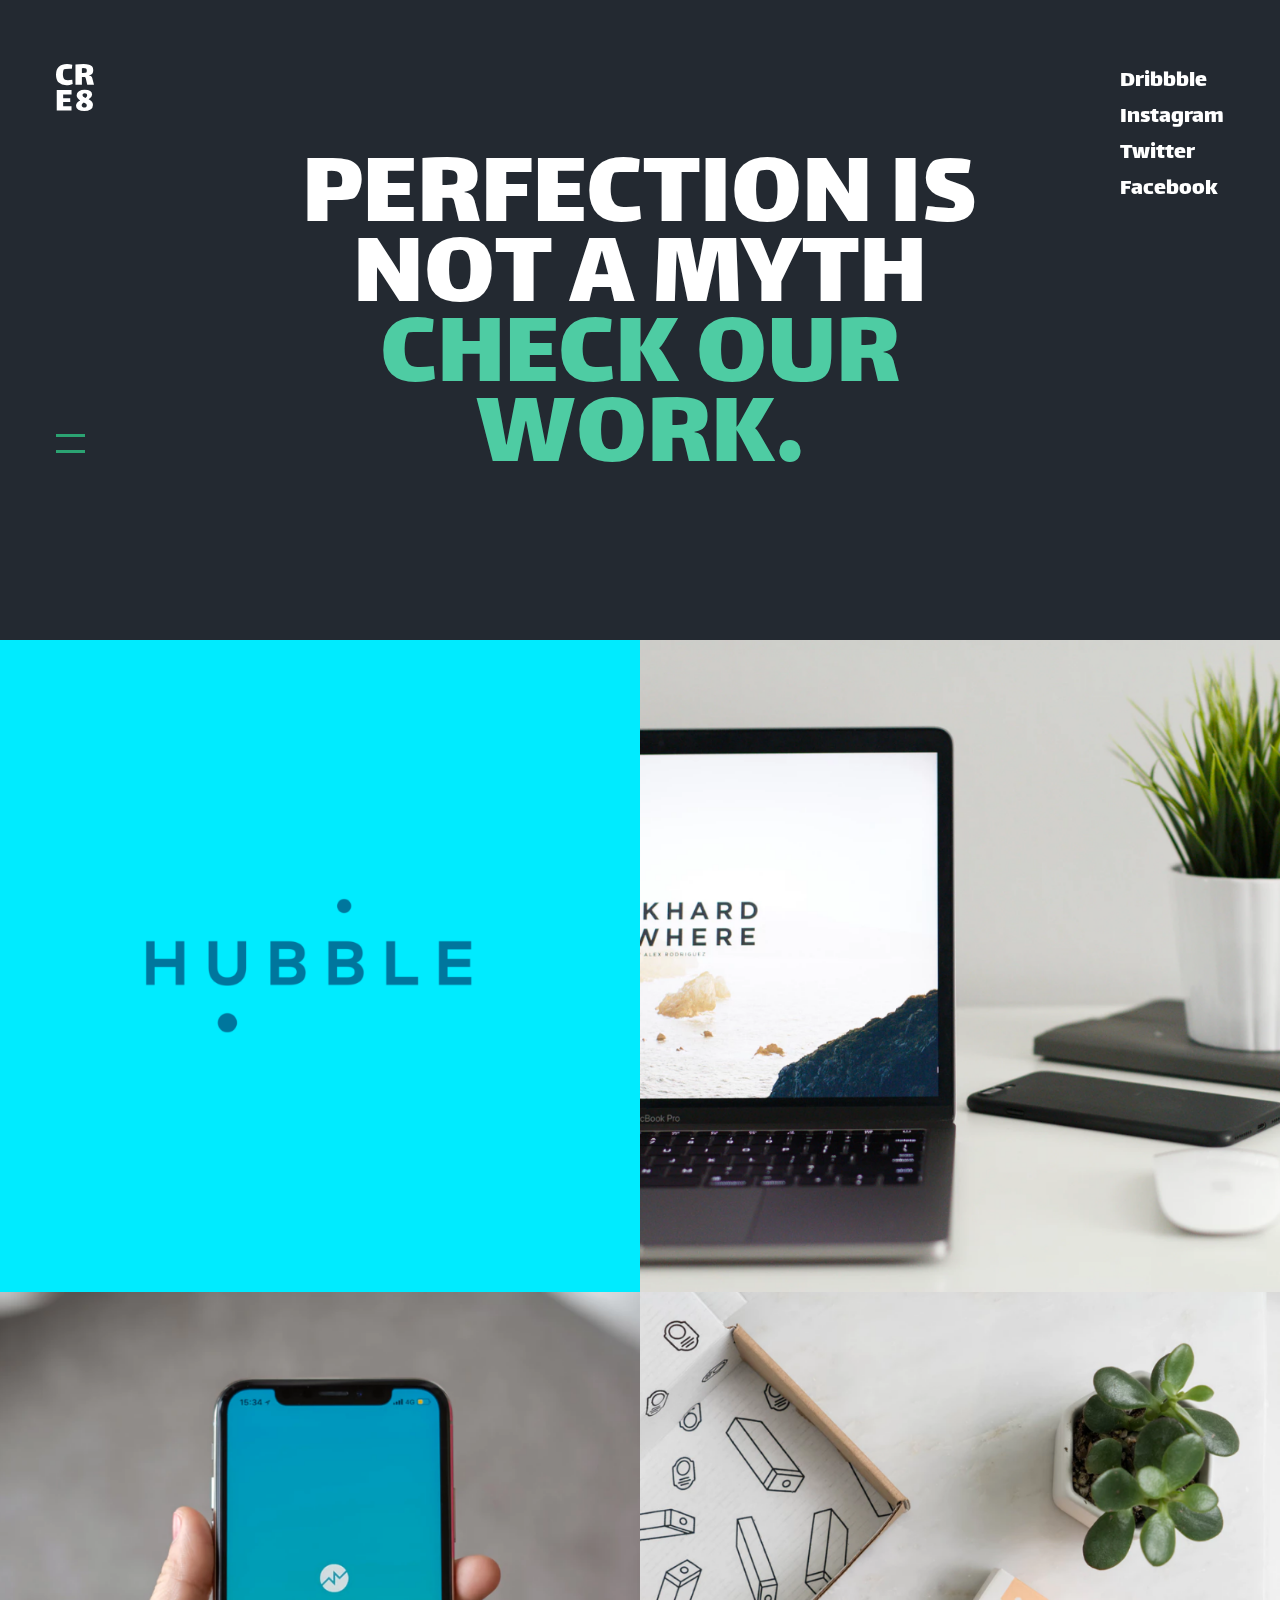
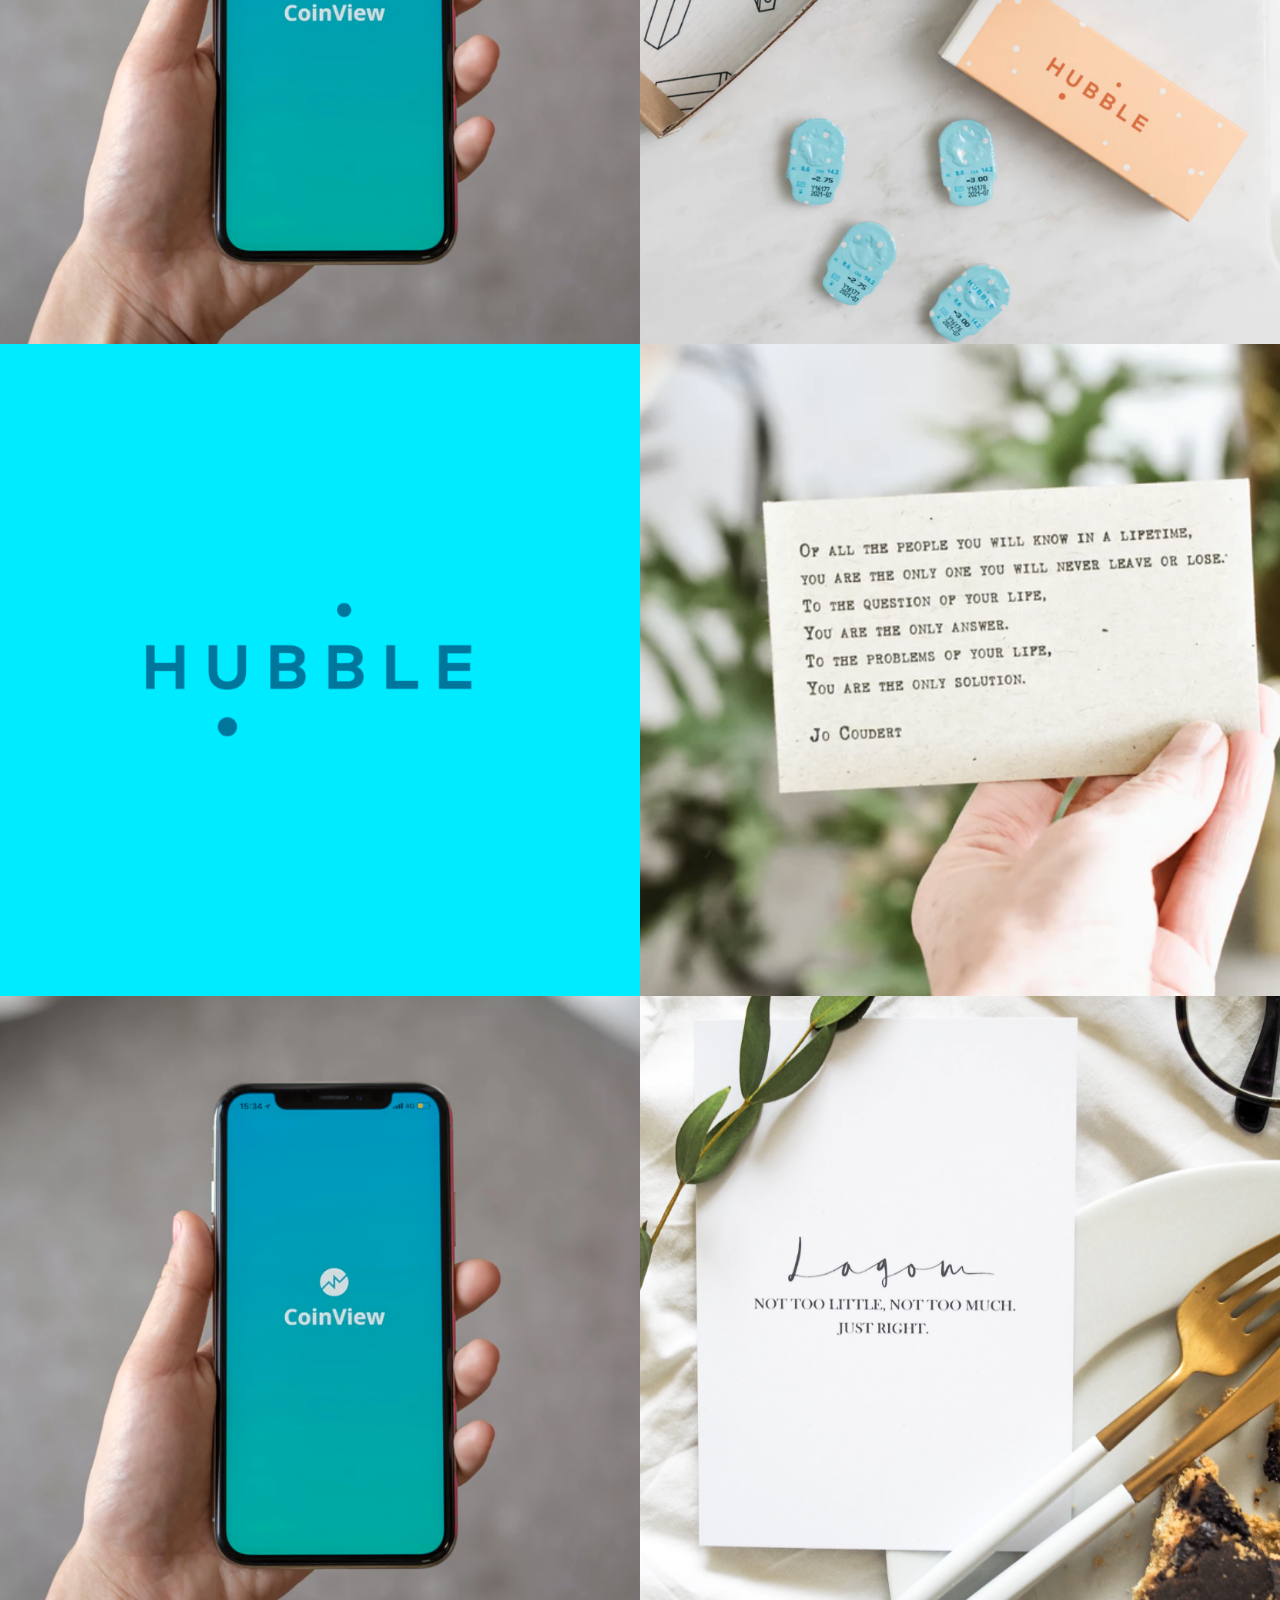
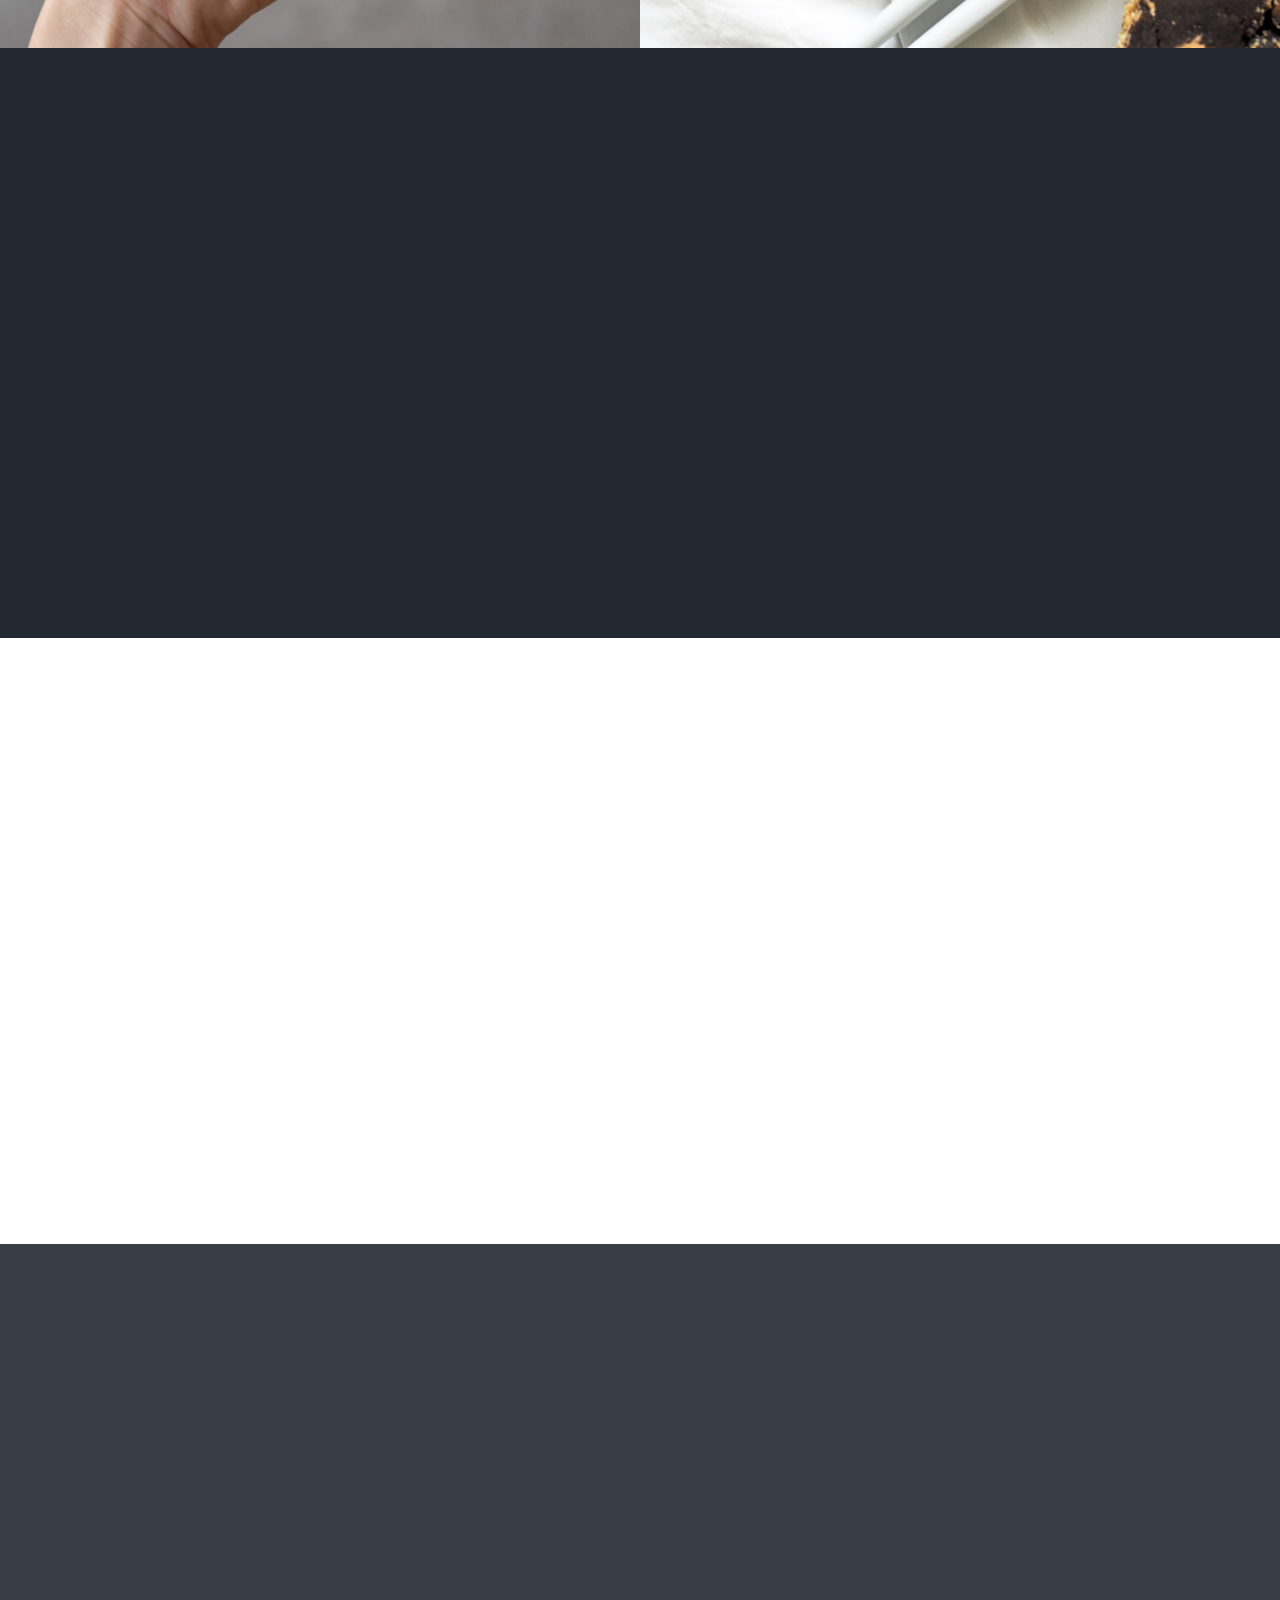
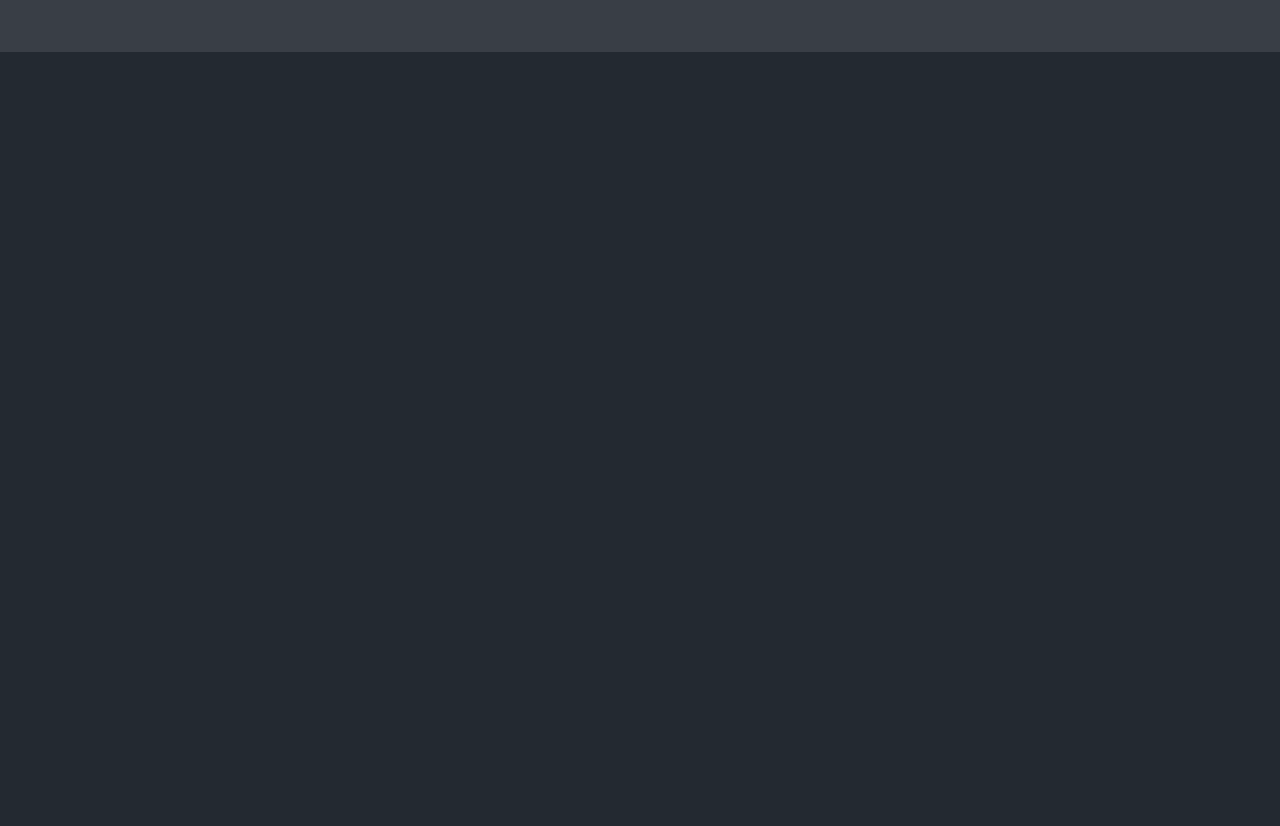
<file: work.html>
<!DOCTYPE html>
<html lang="en">
<head>
    <meta charset="UTF-8">
    <meta name="viewport" content="width=device-width, initial-scale=1.0">
    <title>CRE8</title>
    <link rel="stylesheet" type="text/css" href="css/bootstrap.min.css">
    <link rel="stylesheet" type="text/css" href="css/fontawesome-all.min.css">
    <link rel="stylesheet" type="text/css" href="css/style.css">
</head>
<body class="inner-page">
<div class="menu-toggle">
    <div class="icon"></div>
</div>
<div class="main-menu">
    <div class="contant-info">
        <div><a href="mailto:hello@cre8.com">hello@cre8.com</a></div>
        <div>+10 38093888</div>
    </div>
    <div class="menu-links">
        <ul>
            <li><a href="index.html">Home</a></li>
            <li><a href="about.html">About</a></li>
            <li><a href="work.html">Work</a></li>
            <li><a href="blog.html">Blog</a></li>
            <li><a href="contact.html">Contact</a></li>
        </ul>
    </div>
    <div class="social-media">
        <div class="social-link-holder"><a href="#">Dribbble</a></div>
        <div class="social-link-holder"><a href="#">Instagram</a></div>
        <div class="social-link-holder"><a href="#">Twitter</a></div>
        <div class="social-link-holder"><a href="#">Facebook</a></div>
    </div>
</div>
<nav class="container-fluid cnav">
    <div class="row">
        <div class="col">
            <div class="logo-holder">
                <a href="index.html"><img class="logo" src="images/logo.svg" alt="CRE8"></a>
            </div>
        </div>
        <div class="col text-right">
            <div class="social-media">
                <div class="social-link-holder"><a href="#">Dribbble</a></div>
                <div class="social-link-holder"><a href="#">Instagram</a></div>
                <div class="social-link-holder"><a href="#">Twitter</a></div>
                <div class="social-link-holder"><a href="#">Facebook</a></div>
            </div>
        </div>
    </div>
</nav>
<header class="container-fluid header">
    <div class="mouse-scroll"></div>
    <div class="row">
        <div class="col">
            <div class="extra-lg-text">
                <span>perfection is</span><br>
                <span>not a myth</span><br>
                <span class="other-color">check our</span><br>
                <span class="other-color">work.</span>
            </div>
        </div>
    </div>
</header>
<div class="container-fluid box-content">
    <div class="row">
        <div class="col-md-6">
            <div class="boxy img-box">
                <div class="img"><img src="images/img1.png" alt=""></div>
                <div class="bottom-text">
                    <div class="link">VIEW THIS PROJECT</div>
                    <div class="text">Hubble eye lenses branding</div>
                </div>
                <a href="project.html" class="project-link-full"></a>
            </div>
        </div>
        <div class="col-md-6">
            <div class="boxy img-box">
                <div class="img"><img src="images/img2.png" alt=""></div>
                <div class="bottom-text">
                    <div class="link">VIEW THIS PROJECT</div>
                    <div class="text">UIUX Design for travel agency</div>
                </div>
                <a href="project.html" class="project-link-full"></a>
            </div>
        </div>
    </div>
</div>
<div class="container-fluid box-content">
    <div class="row">
        <div class="col-md-6">
            <div class="boxy img-box">
                <div class="img"><img src="images/img3.png" alt=""></div>
                <div class="bottom-text">
                    <div class="link">VIEW THIS PROJECT</div>
                    <div class="text">CoinView App development</div>
                </div>
                <a href="project.html" class="project-link-full"></a>
            </div>
        </div>
        <div class="col-md-6">
            <div class="boxy img-box">
                <div class="img"><img src="images/img4.png" alt=""></div>
                <div class="bottom-text">
                    <div class="link">VIEW THIS PROJECT</div>
                    <div class="text">Hubble package design</div>
                </div>
                <a href="project.html" class="project-link-full"></a>
            </div>
        </div>
    </div>
</div>
<div class="container-fluid box-content">
    <div class="row">
        <div class="col-md-6">
            <div class="boxy img-box">
                <div class="img"><img src="images/img1.png" alt=""></div>
                <div class="bottom-text">
                    <div class="link">VIEW THIS PROJECT</div>
                    <div class="text">Hubble eye lenses branding</div>
                </div>
                <a href="project.html" class="project-link-full"></a>
            </div>
        </div>
        <div class="col-md-6">
            <div class="boxy img-box img5">
                <div class="img"><img src="images/img5.png" alt=""></div>
                <div class="bottom-text">
                    <div class="link">VIEW THIS PROJECT</div>
                    <div class="text">UIUX Design for travel agency</div>
                </div>
                <a href="project.html" class="project-link-full"></a>
            </div>
        </div>
    </div>
</div>
<div class="container-fluid box-content">
    <div class="row">
        <div class="col-md-6">
            <div class="boxy img-box">
                <div class="img"><img src="images/img3.png" alt=""></div>
                <div class="bottom-text">
                    <div class="link">VIEW THIS PROJECT</div>
                    <div class="text">CoinView App development</div>
                </div>
                <a href="project.html" class="project-link-full"></a>
            </div>
        </div>
        <div class="col-md-6">
            <div class="boxy img-box">
                    <div class="img"><img src="images/img6.png" alt=""></div>
                <div class="bottom-text">
                    <div class="link">VIEW THIS PROJECT</div>
                    <div class="text">Hubble package design</div>
                </div>
                <a href="project.html" class="project-link-full"></a>
            </div>
        </div>
    </div>
</div>
<div class="container-fluid default-content">
    <div class="row">
        <div class="col">
            <div class="lg-text">
                <span>Awwward winning</span><br>
                <span>london-based product</span><br>
                <span class="other-color">design studio.</span></div>
            <div class="normal-text">
                <p>But I must explain to you how all this mistaken idea of denouncing<br> 
                    pleasure and praising pain was born and I will give you a complete<br> 
                    account of the system.</p>
            </div>
            <div class="btn-holder">
                <a href="about.html" class="cr-btn primary">more about us</a>
            </div>
        </div>
    </div>
</div>
<div class="container-fluid clients-section">
    <div class="row">
        <div class="col">
            <div class="lg-text">
                <span>DELIGHTING OUR</span><br>
                <span>CLIENTS IS OUR</span><br>
                <span>MISSION.</span></div>
            <div class="normal-text">
                <p>But I must explain to you how all this mistaken idea of denouncing pleasure and praising<br> pain was born and I will give you a complete account of the system.</p>
            </div>
            <div class="clients-logos">
                <div class="logo-holder"><img src="images/client1.png" alt=""></div>
                <div class="logo-holder"><img src="images/client2.png" alt=""></div>
                <div class="logo-holder"><img src="images/client3.png" alt=""></div>
                <div class="logo-holder"><img src="images/client4.png" alt=""></div>
                <div class="logo-holder"><img src="images/client5.png" alt=""></div>
                <div class="logo-holder"><img src="images/client6.png" alt=""></div>
                <div class="logo-holder"><img src="images/client7.png" alt=""></div>
                <div class="logo-holder"><img src="images/client8.png" alt=""></div>
            </div>
        </div>
    </div>
</div>
<div class="container-fluid other-content">
    <div class="row">
        <div class="col">
            <div class="lg-text">have a project<br>for us?</div>
            <div class="normal-text">
                <p>Contact us and we’ll send you the brief form to fill.<br>
                        Then we’ll contact you within 24 hours.</p>
            </div>
            <div class="btn-holder">
                <a href="#" class="cr-btn ex-padding">let’s cre8</a>
            </div>
        </div>
    </div>
</div>
<footer class="container-fluid footer">
    <div class="row">
        <div class="col">
            <div class="lg-text">
                <span>100% satisfication.</span><br>
                <span>let’s create</span>
            </div>
            <div class="normal-text">
                <p>We’ll take your business to the next level, with our proven<br>strategies, latest technologies and friendly creatives that<br>will work to produce the best outcome possible.</p>
            </div>
        </div>
    </div>
    <div class="row">
        <div class="col">
            <div class="contact-info-holder">
                <div class="title">Call us</div>
                <div class="contact-info">+10 38093888</div>
            </div>
        </div>
        <div class="col">
            <div class="contact-info-holder">
                <div class="title">E-mail</div>
                <div class="contact-info"><a href="mailto:hello@cre8.com">hello@cre8.com</a></div>
                <div class="social-media">
                    <div class="social-link-holder"><a href="#">Dribbble</a></div>
                    <div class="social-link-holder"><a href="#">Instagram</a></div>
                    <div class="social-link-holder"><a href="#">Twitter</a></div>
                    <div class="social-link-holder"><a href="#">Facebook</a></div>
                </div>
            </div>
        </div>
    </div>
</footer>
<script src="js/jquery.min.js"></script>
<script src="js/popper.min.js"></script>
<script src="js/bootstrap.min.js"></script>
<script src="js/anime.min.js"></script>
<script src="js/scrollreveal.min.js"></script>
<script src="js/main.js"></script>
</body>
</html>
</file>
<file: css/style.css>
/*------------------------------------------------------------------
 * Theme Name: CRE8
 * Theme URI: https://www.brandio.io/envato/cre8
 * Author: Brandio
 * Author URI: https://www.brandio.io/
 * Description: A Bootstrap Responsive HTML5 Template
 * Version: 1.0
 * Licensed under MIT (https://github.com/twbs/bootstrap/blob/master/LICENSE)
 * Bootstrap v4.1 (http://getbootstrap.com)
 * Copyright 2019 Brandio.
 -------------------------------------------------------------------*/
/*------------------------------------------------------------------
[Table of contents]

1. General Styles.
2. Header Styles
3. Box Contentt Styles
4. Default Content Styles
5. Clients Section Styles
6. Other Content Styles
7. Process Section Styles
8. Team Section Styles
9. Jobs Section Styles
10. Blog Section Styles
11. Post Section Styles
12. Few Contact Styles
13. Jobs Section Styles
14. Social Row Styles
15. Project Info Styles
16. Footer Styles
17. Responsive Styles.
-------------------------------------------------------------------*/
@import url("https://fonts.googleapis.com/css?family=Comfortaa&display=swap");

@import url("https://fonts.googleapis.com/css?family=Lalezar&display=swap");
/* -----------------------------------
    1 - General Styles
------------------------------------*/
::selection {
    background-color: rgba(137, 139, 145, 0.7);
}

*, body {
    font-family: 'Comfortaa', cursive;
    font-weight: 400;
    -webkit-font-smoothing: antialiased;
    text-rendering: optimizeLegibility;
    -moz-osx-font-smoothing: grayscale;
}

h1, h2, h3, h4, h5, h6 {
    font-family: "Lalezar", cursive;
}

.cr-btn {
    display: inline-block;
    font-family: "Lalezar", cursive;
    font-size: 1.45rem;
    color: #fff;
    text-transform: uppercase;
    padding: 1.3rem 2.1rem 1rem;
    border-radius: 10rem;
    -webkit-box-shadow: inset 0 0 0 0.25rem #fff;
    box-shadow: inset 0 0 0 0.25rem #fff;
    -webkit-transition: all 0.3s ease-in-out;
    transition: all 0.3s ease-in-out;
}

.cr-btn:hover, .cr-btn:focus {
    color: #232931;
    text-decoration: none;
    -webkit-box-shadow: inset 0 0 0 3.25rem #fff;
    box-shadow: inset 0 0 0 3.25rem #fff;
}

.cr-btn.primary {
    color: #fff;
    -webkit-box-shadow: inset 0 0 0 0.28rem #4ECCA3;
    box-shadow: inset 0 0 0 0.28rem #4ECCA3;
}

.cr-btn.primary:hover, .cr-btn.primary:focus {
    color: #fff;
    -webkit-box-shadow: inset 0 0 0 3.25rem #4ECCA3;
    box-shadow: inset 0 0 0 3.25rem #4ECCA3;
}

.cr-btn.black {
    color: #000;
    -webkit-box-shadow: inset 0 0 0 0.28rem #000;
    box-shadow: inset 0 0 0 0.28rem #000;
}

.cr-btn.black:hover, .cr-btn.black:focus {
    color: #fff;
    -webkit-box-shadow: inset 0 0 0 3.25rem #000;
    box-shadow: inset 0 0 0 3.25rem #000;
}

.cr-btn.ex-padding {
    padding: 1.3rem 3.7rem 1rem;
}

body {
    overflow-x: hidden;
    -webkit-transition: all 500ms cubic-bezier(1, -0.02, 0.25, 0.75);
    transition: all 500ms cubic-bezier(1, -0.02, 0.25, 0.75);
}

body.menu-open {
    padding-left: 30rem;
}

.menu-toggle {
    position: fixed;
    z-index: 99999;
    width: 1.8rem;
    height: 2.2rem;
    cursor: pointer;
    left: 3.5rem;
    top: 50%;
    margin-top: -1rem;
    mix-blend-mode: difference;
    -webkit-transition: all 500ms cubic-bezier(1, -0.02, 0.25, 0.75);
    transition: all 500ms cubic-bezier(1, -0.02, 0.25, 0.75);
}

.menu-toggle .icon {
    position: absolute;
    display: inline-block;
    top: 0;
    left: 0;
    width: 100%;
    height: 3px;
    background-color: #4ECCA3;
    -webkit-transition: all 0.4s ease;
    transition: all 0.4s ease;
}

.menu-toggle .icon:before, .menu-toggle .icon:after {
    content: "";
    position: absolute;
    left: 0;
    width: 100%;
    height: 100%;
    background-color: #4ECCA3;
    -webkit-transform-origin: center;
    -moz-transform-origin: center;
    -ms-transform-origin: center;
    transform-origin: center;
    -webkit-transition: all 0.4s ease;
    transition: all 0.4s ease;
}

.menu-toggle .icon:before {
    top: 1rem;
}

.menu-toggle .icon:after {
    top: 1rem;
}

.menu-toggle.open {
    left: 29.1rem;
}

.menu-toggle.open .icon {
    background-color: transparent;
}

.menu-toggle.open .icon:before {
    -webkit-transform: rotate(45deg) scaleX(1.4);
    -moz-transform: rotate(45deg) scaleX(1.4);
    -ms-transform: rotate(45deg) scaleX(1.4);
    transform: rotate(45deg) scaleX(1.4);
}

.menu-toggle.open .icon:after {
    top: 1rem;
    -webkit-transform: rotate(-45deg) scaleX(1.4);
    -moz-transform: rotate(-45deg) scaleX(1.4);
    -ms-transform: rotate(-45deg) scaleX(1.4);
    transform: rotate(-45deg) scaleX(1.4);
}

.main-menu {
    position: fixed;
    top: 0;
    left: -30rem;
    height: 100%;
    width: 30rem;
    background-color: #393E46;
    text-align: right;
    padding: 3rem 4rem;
    overflow-y: hidden;
    z-index: 9999;
    -webkit-transition: all 500ms cubic-bezier(1, -0.02, 0.25, 0.75);
    transition: all 500ms cubic-bezier(1, -0.02, 0.25, 0.75);
}

.main-menu.opened {
    left: 0;
}

.main-menu .contant-info {
    margin-bottom: 4rem;
}

.main-menu .contant-info div {
    font-family: "Lalezar", cursive;
    font-size: 1.3rem;
    color: #777A80;
}

.main-menu .contant-info div a {
    font-family: "Lalezar", cursive;
    font-size: 1.3rem;
    color: #777A80;
    -webkit-transition: all 0.3s ease;
    transition: all 0.3s ease;
}

.main-menu .contant-info div a:hover, .main-menu .contant-info div a:focus {
    color: #4ECCA3;
    text-decoration: none;
}

.main-menu .menu-links {
    margin-bottom: 6rem;
}

.main-menu .menu-links ul {
    padding: 0;
    margin: 0;
    list-style: none;
}

.main-menu .menu-links ul li {
    overflow: hidden;
    padding-top: 0.5rem;
}

.main-menu .menu-links ul li a {
    display: inline-block;
    font-size: 1rem;
    line-height: 3.4rem;
    font-family: "Lalezar", cursive;
    color: #14181C;
    text-transform: uppercase;
    -webkit-transition: all 0.5s ease;
    transition: all 0.5s ease;
}

.main-menu .menu-links ul li a:hover, .main-menu .menu-links ul li a:focus {
    color: #fff;
    text-decoration: none;
}

.main-menu .social-media {
    display: inline-block;
    opacity: 1;
    pointer-events: all;
    -webkit-transform: translateY(0);
    -moz-transform: translateY(0);
    -ms-transform: translateY(0);
    transform: translateY(0);
    -webkit-transition: all 0.3s ease;
    transition: all 0.3s ease;
}

.main-menu .social-media .social-link-holder {
    text-align: right;
}

.main-menu .social-media .social-link-holder a {
    font-size: 3rem;
    font-family: "Lalezar", cursive;
    color: #A8AAAD;
    -webkit-transition: all 0.3s ease;
    transition: all 0.3s ease;
}

.main-menu .social-media .social-link-holder a:hover, .main-menu .social-media .social-link-holder a:focus {
    color: #8b8d91;
    text-decoration: none;
}

/* -----------------------------------
    2 - Header Styles
------------------------------------*/
.cnav {
    position: fixed;
    width: 100%;
    z-index: 999;
    padding: 4rem 3.5rem;
    pointer-events: none;
    -webkit-transition: all 0.3s ease;
    transition: all 0.3s ease;
}

.cnav .logo-holder {
    display: inline-block;
    pointer-events: all;
}

.cnav .logo-holder img {
    width: 2.4rem;
}

.cnav .social-media {
    display: inline-block;
    opacity: 1;
    pointer-events: all;
    -webkit-transform: translateY(0);
    -moz-transform: translateY(0);
    -ms-transform: translateY(0);
    transform: translateY(0);
    -webkit-transition: all 0.3s ease;
    transition: all 0.3s ease;
}

.cnav .social-media .social-link-holder {
    text-align: left;
}

.cnav .social-media .social-link-holder a {
    font-size: 1.5rem;
    font-family: "Lalezar", cursive;
    color: #fff;
    -webkit-transition: all 0.3s ease;
    transition: all 0.3s ease;
}

.cnav .social-media .social-link-holder a:hover, .cnav .social-media .social-link-holder a:focus {
    color: #898b91;
    text-decoration: none;
}

.cnav .social-media.hide {
    -webkit-transform: translateY(-13rem);
    -moz-transform: translateY(-13rem);
    -ms-transform: translateY(-13rem);
    transform: translateY(-13rem);
}

.cnav.blend {
    mix-blend-mode: difference;
}

.header {
    background-color: #232931;
    text-align: center;
    padding: 10rem 3.5rem 10rem;
}

.header .mouse-scroll {
    position: absolute;
    display: inline-block;
    bottom: 3rem;
    left: 50%;
    margin-left: -0.8rem;
    width: 1.6rem;
    height: 2.4rem;
    border-radius: 2rem;
    background-color: rgba(255, 255, 255, 0.15);
    pointer-events: none;
    -webkit-box-shadow: 0 0.3rem 5rem rgba(0, 0, 0, 0.24);
    box-shadow: 0 0.3rem 5rem rgba(0, 0, 0, 0.24);
    -webkit-transition: all 0.6s ease;
    transition: all 0.6s ease;
}

.header .mouse-scroll:before {
    position: absolute;
    content: "";
    top: 0.5rem;
    left: 50%;
    margin-left: -0.1rem;
    width: 0.2rem;
    height: 0.4rem;
    border-radius: 1rem;
    background-color: rgba(255, 255, 255, 0.21);
    -webkit-animation: m-an 2s ease infinite;
    -moz-animation: m-an 2s ease infinite;
    -ms-animation: m-an 2s ease infinite;
    animation: m-an 2s ease infinite;
}

.header .mouse-scroll.hide {
    opacity: 0;
}

.header .mouse-scroll.hide:before {
    opacity: 0;
    -webkit-animation: none;
    -moz-animation: none;
    -ms-animation: none;
    animation: none;
    -webkit-transition: all 0.6s ease;
    transition: all 0.6s ease;
}

@-webkit-keyframes m-an {
    0% {
        top: 0.5rem;
        height: 0.2rem;
        opacity: 0;
    }

    15% {
        top: 0.7rem;
        height: 0.6rem;
        opacity: 1;
    }

    50% {
        top: 0.9rem;
        height: 0.6rem;
        opacity: 1;
    }

    70% {
        top: 1rem;
        height: 0.5rem;
        opacity: 1;
    }

    90% {
        top: 1.2rem;
        height: 0.5rem;
        opacity: 0;
    }

    100% {
        top: 1.2rem;
        height: 0.5rem;
        opacity: 0;
    }
}

@-moz-keyframes m-an {
    0% {
        top: 0.5rem;
        height: 0.2rem;
        opacity: 0;
    }

    15% {
        top: 0.7rem;
        height: 0.6rem;
        opacity: 1;
    }

    50% {
        top: 0.9rem;
        height: 0.6rem;
        opacity: 1;
    }

    70% {
        top: 1rem;
        height: 0.5rem;
        opacity: 1;
    }

    90% {
        top: 1.2rem;
        height: 0.5rem;
        opacity: 0;
    }

    100% {
        top: 1.2rem;
        height: 0.5rem;
        opacity: 0;
    }
}

@-ms-keyframes m-an {
    0% {
        top: 0.5rem;
        height: 0.2rem;
        opacity: 0;
    }

    15% {
        top: 0.7rem;
        height: 0.6rem;
        opacity: 1;
    }

    50% {
        top: 0.9rem;
        height: 0.6rem;
        opacity: 1;
    }

    70% {
        top: 1rem;
        height: 0.5rem;
        opacity: 1;
    }

    90% {
        top: 1.2rem;
        height: 0.5rem;
        opacity: 0;
    }

    100% {
        top: 1.2rem;
        height: 0.5rem;
        opacity: 0;
    }
}

@keyframes m-an {
    0% {
        top: 0.5rem;
        height: 0.2rem;
        opacity: 0;
    }

    15% {
        top: 0.7rem;
        height: 0.6rem;
        opacity: 1;
    }

    50% {
        top: 0.9rem;
        height: 0.6rem;
        opacity: 1;
    }

    70% {
        top: 1rem;
        height: 0.5rem;
        opacity: 1;
    }

    90% {
        top: 1.2rem;
        height: 0.5rem;
        opacity: 0;
    }

    100% {
        top: 1.2rem;
        height: 0.5rem;
        opacity: 0;
    }
}

.extra-lg-text {
    color: #fff;
    text-align: center;
    font-family: "Lalezar", cursive;
    font-size: 6.9rem;
    line-height: 5rem;
    text-transform: uppercase;
}

.extra-lg-text span {
    display: inline-block;
    font-family: "Lalezar", cursive;
}

.extra-lg-text .other-color {
    color: #4ECCA3;
    font-family: "Lalezar", cursive;
}

/*
.inner-page{
    .header{
        background-color: #393E46;
    }
}
*/
/* -----------------------------------
    3 - Box Contentt Styles
------------------------------------*/
.box-content {
    padding: 0;
}

.box-content .row {
    margin: 0;
}

.box-content .row div[class^="col"] {
    padding: 0;
}

.boxy {
    position: relative;
    height: 100%;
    
}

.boxy h1.title {
    font-size: 5.5rem;
    line-height: 4.5rem;
    margin: 0;
    margin-bottom: 3rem;
}

.boxy .text ul {
    padding: 0;
    margin: 0;
    list-style: none;
}

.boxy .text ul li {
    font-family: "Lalezar", cursive;
    text-transform: uppercase;
    font-size: 1.2rem;
}

.boxy .bottom-text {
    text-align: center;
}

.boxy .bottom-text .link {
    font-family: "Lalezar", cursive;
    text-transform: uppercase;
    color: #fff;
    font-size: 1.3rem;
}

.boxy .bottom-text .link a {
    font-family: "Lalezar", cursive;
    text-transform: uppercase;
    color: #fff;
    font-size: 1.3rem;
    -webkit-transition: all 0.3s ease;
    transition: all 0.3s ease;
}

.boxy .bottom-text .link a:hover, .boxy .bottom-text .link a:focus {
    color: #abadb3;
    text-decoration: none;
}

.boxy .bottom-text .text {
    color: #fff;
    font-size: 1.2rem;
}

.boxy .project-link-full {
    position: absolute;
    display: inline-block;
    top: 0;
    left: 0;
    width: 100%;
    height: 100%;
}

.boxy.c1-color {
    background-color: #EEEEEE;
}

.boxy.c1-color h1.title {
    color: #232931;
}

.boxy.c1-color .text {
    color: rgba(0, 0, 0, 0.66);
}

.boxy.c1-color .slg-text {
    color: #232931;
}

.boxy.c1-color .normal-lg-text p {
    color: rgba(0, 0, 0, 0.66);
}

.boxy.primary-color {
    background-color: #4ECCA3;
}

.boxy.primary-color h1.title {
    color: #232931;
}

.boxy.primary-color .text {
    color: rgba(0, 0, 0, 0.66);
}

.boxy.primary-color .slg-text {
    color: #fff;
}

.boxy.primary-color .normal-lg-text p {
    color: #fff;
}

.boxy.default-color {
    background-color: #232931;
}

.boxy.default-color h1.title {
    color: #EEEEEE;
}

.boxy.default-color .text {
    color: rgba(216, 216, 216, 0.66);
}

.boxy.default-color .slg-text {
    color: #fff;
}

.boxy.default-color .normal-lg-text p {
    color: rgba(255, 255, 255, 0.66);
}

.boxy.c2-color {
    background-color: #393E46;
}

.boxy.c2-color h1.title {
    color: #EEEEEE;
}

.boxy.c2-color .text {
    color: rgba(216, 216, 216, 0.66);
}

.boxy.c2-color .slg-text {
    color: #fff;
}

.boxy.c2-color .normal-lg-text p {
    color: rgba(255, 255, 255, 0.66);
}

.boxy.img-box {
    position: relative;
    padding: 4rem;
    min-height: 652px;
    z-index: 1;
    display: -webkit-box;
    display: -moz-box;
    display: -ms-flexbox;
    display: -webkit-flex;
    display: flex;
    -moz-justify-content: center;
    -webkit-justify-content: center;
    -ms-justify-content: center;
    justify-content: center;
    -moz-align-items: flex-end;
    -webkit-align-items: flex-end;
    -ms-align-items: flex-end;
    align-items: flex-end;
    overflow: hidden;
}

.boxy.img-box:before {
    content: "";
    position: absolute;
    top: 0;
    left: 0;
    width: 100%;
    height: 100%;
    background-color: #232931;
    opacity: 0;
    z-index: -1;
    -webkit-transform-origin: center center;
    -moz-transform-origin: center center;
    -ms-transform-origin: center center;
    transform-origin: center center;
    -webkit-transform: scale(0.9);
    -moz-transform: scale(0.9);
    -ms-transform: scale(0.9);
    transform: scale(0.9);
    -webkit-transition: all 0.4s ease;
    transition: all 0.4s ease;
}

.boxy.img-box .img img {
    display: block;
    width: 100%;
    height: 100%;
    object-fit: cover;
}

.boxy.img-box .img {
    content: "";
    position: absolute;
    top: 0;
    left: 0;
    width: 100%;
    height: 100%;
    z-index: -2;
    background-size: cover;
    background-position: center;
    background-repeat: no-repeat;
    -webkit-transform-origin: center center;
    -moz-transform-origin: center center;
    -ms-transform-origin: center center;
    transform-origin: center center;
    -webkit-transform: scale(1);
    -moz-transform: scale(1);
    -ms-transform: scale(1);
    transform: scale(1);
    -webkit-transition: all 2s ease;
    transition: all 2s ease;
}



/* -----------------------------------
    4 - Default Content Styles
------------------------------------*/
.default-content {
    background-color: #232931;
    text-align: center;
    padding: 5rem 3.5rem 3rem;
}

.default-content .lg-text {
    margin-bottom: 2.2rem;
}

.default-content p {
    color: rgba(255, 255, 255, 0.66);
    font-size: 1.26rem;
    line-height: 2.5rem;
}

.default-content .normal-text {
    margin-bottom: 3rem;
}

.lg-text {
    color: #fff;
    text-align: center;
    font-family: "Lalezar", cursive;
    font-size: 5.3rem;
    line-height: 3.9rem;
    text-transform: uppercase;
    margin-bottom: 2.2rem;
}

.lg-text span {
    font-family: "Lalezar", cursive;
    display: inline-block;
}

.lg-text .other-color {
    color: #4ECCA3;
    font-family: "Lalezar", cursive;
}

.normal-text p {
    color: rgba(255, 255, 255, 0.66);
    font-size: 1.26rem;
    line-height: 2.5rem;
}

.slg-text {
    color: #fff;
    text-align: center;
    font-family: "Lalezar", cursive;
    font-size: 5rem;
    line-height: 3.9rem;
    text-transform: uppercase;
    margin-bottom: 5rem;
}

.slg-text span {
    font-family: "Lalezar", cursive;
    display: inline-block;
}

.slg-text .other-color {
    color: #4ECCA3;
    font-family: "Lalezar", cursive;
}

.normal-lg-text {
    text-align: center;
}

.normal-lg-text p {
    font-family: "Lalezar", cursive;
    color: rgba(255, 255, 255, 0.66);
    font-size: 2.5rem;
    line-height: 3.3rem;
}

.normal-lg-text p a {
    font-family: "Lalezar", cursive;
    color: rgba(255, 255, 255, 0.66);
    font-size: 2rem;
    line-height: 3.3rem;
}

/* -----------------------------------
    5 - Clients Section Styles
------------------------------------*/
.clients-section {
    background-color: #fff;
    text-align: left;

}

.clients-section .lg-text {
    color: #000;
    text-align: left;
    margin-bottom: 2.2rem;
}

.clients-section p {
    color: rgba(0, 0, 0, 0.66);
    font-size: 1.26rem;
    line-height: 2.5rem;
}

.clients-section .normal-text {
    margin-bottom: 5rem;
}

.clients-section .clients-logos {
    display: -webkit-box;
    display: -moz-box;
    display: -ms-flexbox;
    display: -webkit-flex;
    display: flex;
    -moz-flex-flow: row wrap;
    -webkit-flex-flow: row wrap;
    -ms-flex-flow: row wrap;
    flex-flow: row wrap;
    width: 100%;
}

.clients-section .clients-logos .logo-holder {
    -moz-flex: 1 1 25%;
    -webkit-flex: 1 1 25%;
    -ms-flex: 1 1 25%;
    flex: 1 1 25%;
    margin-bottom: 4rem;
}

.clients-section .clients-logos .logo-holder img {
    max-height: 3rem;
}

/* -----------------------------------
    6 - Other Content Styles
------------------------------------*/
.other-content {
    background-color: #393E46;
    text-align: center;
    padding: 3rem 1rem 1rem;
}

.other-content .lg-text {
    margin-bottom: 2.2rem;
}

.other-content p {
    color: rgba(255, 255, 255, 0.66);
    font-size: 1.26rem;
    line-height: 2.5rem;
}

.other-content .normal-text {
    margin-bottom: 2rem;
}

/* -----------------------------------
    7 - Process Section Styles
------------------------------------*/
.process-section {
    background-color: #fff;
    text-align: left;
    padding: 8rem 12rem 3rem;
}

.process-section .lg-text {
    text-align: left;
}

.process-section p {
    color: rgba(0, 0, 0, 0.66);
    margin-bottom: 6rem;
}

.process-section > .row {
    margin-right: -40px;
    margin-left: -40px;
}

.process-section > .row > div[class^="col"] {
    padding-right: 40px;
    padding-left: 40px;
}

.text-box {
    margin-bottom: 4rem;
}

.text-box .title {
    font-family: "Lalezar", cursive;
    font-size: 2.4rem;
    margin-bottom: 0.8rem;
}

.text-box p {
    color: rgba(0, 0, 0, 0.66);
    font-size: 1.26rem;
    line-height: 2.5rem;
}

/* -----------------------------------
    8 - Team Section Styles
------------------------------------*/
.team-section {
    position: relative;
    background-color: #393E46;
    padding: 10rem 8rem 12rem;
    z-index: 10;
}

.team-section .team-photos {
    position: absolute;
    left: 0;
    bottom: -12.25rem;
    width: 100%;
    padding-bottom: 5rem;
    overflow: hidden;
    white-space: nowrap;
    -webkit-touch-callout: none;
    -webkit-user-select: none;
    -khtml-user-select: none;
    -moz-user-select: none;
    -ms-user-select: none;
    user-select: none;
}

.team-section .team-photos .photo-holder {
    position: relative;
    display: inline-block;
    margin: 0 2.4rem;
}

.team-section .team-photos .photo-holder img {
    border-radius: 10rem;
    width: 14.5rem;
}

.team-section .team-photos .photo-holder:nth-child(odd) {
    bottom: -3.5rem;
}

@-webkit-keyframes photos-move {
    0% {
        -webkit-transform: translateX(0);
        -moz-transform: translateX(0);
        -ms-transform: translateX(0);
        transform: translateX(0);
    }

    100% {
        -webkit-transform: translateX(-140%);
        -moz-transform: translateX(-140%);
        -ms-transform: translateX(-140%);
        transform: translateX(-140%);
    }
}

@-moz-keyframes photos-move {
    0% {
        -webkit-transform: translateX(0);
        -moz-transform: translateX(0);
        -ms-transform: translateX(0);
        transform: translateX(0);
    }

    100% {
        -webkit-transform: translateX(-140%);
        -moz-transform: translateX(-140%);
        -ms-transform: translateX(-140%);
        transform: translateX(-140%);
    }
}

@-ms-keyframes photos-move {
    0% {
        -webkit-transform: translateX(0);
        -moz-transform: translateX(0);
        -ms-transform: translateX(0);
        transform: translateX(0);
    }

    100% {
        -webkit-transform: translateX(-140%);
        -moz-transform: translateX(-140%);
        -ms-transform: translateX(-140%);
        transform: translateX(-140%);
    }
}

@keyframes photos-move {
    0% {
        -webkit-transform: translateX(0);
        -moz-transform: translateX(0);
        -ms-transform: translateX(0);
        transform: translateX(0);
    }

    100% {
        -webkit-transform: translateX(-140%);
        -moz-transform: translateX(-140%);
        -ms-transform: translateX(-140%);
        transform: translateX(-140%);
    }
}

/* -----------------------------------
    9 - Jobs Section Styles
------------------------------------*/
.jobs-section {
    background-color: #fff;
    text-align: left;
    padding: 10rem 10rem 3rem;
}

.jobs-section .lg-text {
    text-align: left;
    margin-bottom: 7rem;
}

.jobs-section .job-box-row {
    margin-bottom: 5rem;
}

.jobs-section .job-box-row:last-child {
    margin-bottom: 0;
}

.jobs-section .job-box .title {
    font-family: "Lalezar", cursive;
    font-size: 2.4rem;
    line-height: 2.5rem;
    text-transform: uppercase;
}

.jobs-section .job-box .subtitle {
    color: rgba(0, 0, 0, 0.66);
    font-size: 1.26rem;
    line-height: 2.5rem;
}

.jobs-section .btn-holder {
    text-align: right;
}

.padding-for-team {
    padding-top: 17rem !important;
}

.no-padding-bottom {
    padding-bottom: 0 !important;
}

/* -----------------------------------
    10 - Blog Section Styles
------------------------------------*/
.blog-section {
    padding: 6rem;
    background-color: #fff;
}

.post-box {
    display: -webkit-box;
    display: -moz-box;
    display: -ms-flexbox;
    display: -webkit-flex;
    display: flex;
    background-color: #EEEEEE;
    margin-bottom: 5rem;
}

.post-box:last-child {
    margin-bottom: 0;
}

.post-box .text-holder {
    padding: 6.5rem 5rem;
}

.post-box .text-holder .title {
    display: inline-block;
    color: #232931;
    text-align: left;
    font-family: "Lalezar", cursive;
    font-size: 5.3rem;
    line-height: 3.9rem;
    text-transform: uppercase;
    margin-bottom: 2.2rem;
    -webkit-transition: all 0.3s ease;
    transition: all 0.3s ease;
}

.post-box .text-holder .title:hover, .post-box .text-holder .title:focus {
    text-decoration: none;
    color: #60666d;
}

.post-box .text-holder .text {
    color: rgba(0, 0, 0, 0.66);
    font-size: 1.26rem;
    line-height: 2.5rem;
}

.post-box .img-holder img {
    width: 29rem;
}

/* -----------------------------------
    11 - Post Section Styles
------------------------------------*/
.post-section {
    background-color: #fff;
    padding: 0;
}

.post-section > .row {
    margin: 0;
}

.post-section > .row > div[class^="col"] {
    padding: 0;
}

.post-section .post-header {
    display: -webkit-box;
    display: -moz-box;
    display: -ms-flexbox;
    display: -webkit-flex;
    display: flex;
}

.post-section .post-header .post-info-holder {
    display: -webkit-box;
    display: -moz-box;
    display: -ms-flexbox;
    display: -webkit-flex;
    display: flex;
    margin-bottom: 4rem;
}

.post-section .post-header .post-info-holder .link-holder {
    -moz-flex: 1;
    -webkit-flex: 1;
    -ms-flex: 1;
    flex: 1;
}

.post-section .post-header .post-info-holder .link-holder a {
    font-family: "Lalezar", cursive;
    font-size: 1.7rem;
    color: #393E46;
    text-transform: uppercase;
    -webkit-transition: all 0.3s ease;
    transition: all 0.3s ease;
}

.post-section .post-header .post-info-holder .link-holder a:hover, .post-section .post-header .post-info-holder .link-holder a:focus {
    color: #60666d;
    text-decoration: none;
}

.post-section .post-header .post-info-holder .post-info {
    -moz-flex: 1;
    -webkit-flex: 1;
    -ms-flex: 1;
    flex: 1;
    text-align: right;
}

.post-section .post-header .post-info-holder .post-info .date {
    display: inline-block;
    color: rgba(0, 0, 0, 0.66);
    font-size: 1.26rem;
    margin-right: 1rem;
}

.post-section .post-header .post-info-holder .post-info .auther {
    display: inline-block;
    color: rgba(0, 0, 0, 0.66);
    font-size: 1.26rem;
}

.post-section .post-header .text-holder {
    padding: 4rem 9.5rem;
}

.post-section .post-header .text-holder .title {
    display: inline-block;
    color: #232931;
    text-align: left;
    font-family: "Lalezar", cursive;
    font-size: 5.3rem;
    line-height: 3.9rem;
    text-transform: uppercase;
    margin-bottom: 2.2rem;
    -webkit-transition: all 0.3s ease;
    transition: all 0.3s ease;
}

.post-section .post-header .text-holder .text {
    color: rgba(0, 0, 0, 0.66);
    font-size: 1.26rem;
    line-height: 2.5rem;
}

.post-section .post-header .img-holder img {
    width: 29rem;
}

.post-section .post-content {
    padding: 4rem 9.5rem;
}

.post-section .post-content h1 {
    margin-bottom: 1rem;
}

.post-section .post-content p {
    color: rgba(0, 0, 0, 0.66);
    font-size: 1.12rem;
    line-height: 2.5rem;
    margin-bottom: 4rem;
}

/* -----------------------------------
    12 - Few Contact Styles
------------------------------------*/
.few-contact {
    padding: 4rem 8rem;
    background-color: #fff;
}

.few-contact .contact-info-holder {
    text-align: left;
}

.few-contact .contact-info-holder .title {
    font-family: "Lalezar", cursive;
    font-size: 1.6rem;
    color: #777A80;
}

.few-contact .contact-info-holder .contact-info {
    font-family: "Lalezar", cursive;
    color: #232931;
    font-size: 4.8rem;
}

.few-contact .contact-info-holder .contact-info a {
    font-family: "Lalezar", cursive;
    color: #4ECCA3;
    font-size: 4.8rem;
    -webkit-transition: all 0.3s ease;
    transition: all 0.3s ease;
}

.few-contact .contact-info-holder .contact-info a:hover, .few-contact .contact-info-holder .contact-info a:focus {
    color: #777A80;
    text-decoration: none;
}

/* -----------------------------------
    13 - Jobs Section Styles
------------------------------------*/
.our-people-section {
    background-color: #fff;
    text-align: left;
    padding: 10rem 10rem;
}

.our-people-section .extra-lg-text {
    color: #393E46;
    margin-bottom: 11rem;
}

.our-people-section .lg-text {
    text-align: left;
    margin-bottom: 2rem;
}

.our-people-section .normal-text {
    margin-bottom: 5rem;
}

.our-people-section .normal-text p {
    color: rgba(0, 0, 0, 0.66);
}

.our-people-section .people-box-row {
    margin-bottom: 5rem;
}

.our-people-section .people-box-row:last-child {
    margin-bottom: 0;
}

.our-people-section .people-box .title {
    font-family: "Lalezar", cursive;
    font-size: 2.4rem;
    line-height: 2.5rem;
    text-transform: uppercase;
}

.our-people-section .people-box .subtitle {
    color: rgba(0, 0, 0, 0.66);
    font-size: 1.26rem;
    line-height: 2.5rem;
}

.our-people-section .btn-holder {
    text-align: right;
}

/* -----------------------------------
    14 - Social Row Styles
------------------------------------*/
.social-row {
    background-color: #393E46;
    text-align: center;
    padding: 5rem 5.5rem;
}

.social-row .social-media .social-link-holder {
    display: inline-block;
    margin: 0 1rem;
}

.social-row .social-media .social-link-holder a {
    font-family: "Lalezar", cursive;
    font-size: 4rem;
    color: #fff;
    -webkit-transition: all 0.3s ease;
    transition: all 0.3s ease;
}

.social-row .social-media .social-link-holder a:hover, .social-row .social-media .social-link-holder a:focus {
    color: #4ECCA3;
    text-decoration: none;
}

/* -----------------------------------
    15 - Project Info Styles
------------------------------------*/
.project-info {
    background-color: #fff;
    padding: 6rem 8rem 2rem;
}

.project-info h2 {
    color: #393E46;
    margin-bottom: 1rem;
}

.project-info .lg-text {
    color: #000;
    text-align: left;
    margin-bottom: 2rem;
}

.project-info .normal-text {
    margin-bottom: 5rem;
}

.project-info .normal-text p {
    color: rgba(0, 0, 0, 0.66);
}

.project-info .text-box .title {
    color: #393E46;
    font-size: 1.9rem;
    margin-bottom: 1.4rem;
}

.project-imgs {
    background-color: #fff;
    padding: 3.5rem;
}

.project-imgs .img-holder {
    margin-bottom: 4rem;
}

.project-imgs .img-holder img {
    width: 100%;
}

/* -----------------------------------
    16 - Footer Styles
------------------------------------*/
.footer {
    background-color: #232931;
    text-align: center;
    padding: 5rem 4rem 4rem;
}

.footer .lg-text {
    color: #4ECCA3;
    margin-bottom: 2.2rem;
}

.footer p {
    color: rgba(255, 255, 255, 0.66);
    font-size: 1.26rem;
    line-height: 2.5rem;
}

.footer .normal-text {
    margin-bottom: 6rem;
}

.footer .contact-info-holder {
    text-align: left;
}

.footer .contact-info-holder .title {
    font-family: "Lalezar", cursive;
    font-size: 1.6rem;
    color: #777A80;
}

.footer .contact-info-holder .contact-info {
    font-family: "Lalezar", cursive;
    color: #fff;
    font-size: 3rem;
}

.footer .contact-info-holder .contact-info a {
    font-family: "Lalezar", cursive;
    color: #fff;
    font-size: 3rem;
    -webkit-transition: all 0.3s ease;
    transition: all 0.3s ease;
}

.footer .contact-info-holder .contact-info a:hover, .footer .contact-info-holder .contact-info a:focus {
    color: #4ECCA3;
    text-decoration: none;
}

.footer .contact-info-holder .social-media {
    display: inline-block;
    opacity: 1;
    pointer-events: all;
    -webkit-transform: translateY(0);
    -moz-transform: translateY(0);
    -ms-transform: translateY(0);
    transform: translateY(0);
    -webkit-transition: all 0.3s ease;
    transition: all 0.3s ease;
}

.footer .contact-info-holder .social-media .social-link-holder {
    text-align: left;
    display: inline-block;
    margin-right: 0.5rem;
}

.footer .contact-info-holder .social-media .social-link-holder a {
    font-size: 3rem;
    font-family: "Lalezar", cursive;
    color: #fff;
    -webkit-transition: all 0.3s ease;
    transition: all 0.3s ease;
}

.footer .contact-info-holder .social-media .social-link-holder a:hover, .footer .contact-info-holder .social-media .social-link-holder a:focus {
    color: #898b91;
    text-decoration: none;
}

.footer.one-word {
    padding: 14rem 8rem 13rem;
}

.footer.one-word .lg-text {
    color: #fff;
}

/* -----------------------------------
    17 - Responsive Styles
------------------------------------*/
@media (max-width: 1200px) {
    body.menu-open {
        padding-left: 0;
    }

    .clients-section .clients-logos .logo-holder img {
        max-height: 2rem;
    }

    .footer .contact-info-holder .contact-info, .few-contact .contact-info-holder .contact-info {
        font-size: 4rem;
    }

    .footer .contact-info-holder .contact-info a, .few-contact .contact-info-holder .contact-info a {
        font-size: 4rem;
    }

    .post-box {
        margin-bottom: 3rem;
    }

    .post-box:last-child {
        margin-bottom: 0;
    }

    .post-box .text-holder {
        padding: 4rem 4rem;
    }

    .post-box .text-holder .title {
        font-size: 4rem;
        line-height: 2.8rem;
        margin-bottom: 1.2rem;
    }

    .post-box .text-holder .text {
        font-size: 1.2rem;
        line-height: 2rem;
    }

    .post-box .img-holder img {
        width: 23rem;
    }

    .post-section .post-header .post-info-holder {
        margin-bottom: 3rem;
        -moz-flex-direction: column;
        -webkit-flex-direction: column;
        -ms-flex-direction: column;
        flex-direction: column;
    }

    .post-section .post-header .post-info-holder .post-info {
        text-align: left;
    }

    .post-section .post-header .text-holder .title {
        font-size: 3.6rem;
        line-height: 2.5rem;
        margin-bottom: 2.2rem;
    }

    .post-section .post-header .img-holder img {
        width: 24rem;
    }
}

@media (max-width: 992px) {
    .extra-lg-text {
        font-size: 4.8rem;
        line-height: 3.4rem;
    }

    .lg-text {
        font-size: 4rem;
        line-height: 2.8rem;
    }

    .normal-text p {
        font-size: 1.1rem;
        line-height: 1.8rem;
    }

    .slg-text {
        font-size: 2.6rem;
        line-height: 1.9rem;
        margin-bottom: 3rem;
    }

    .normal-lg-text p {
        font-size: 1.8rem;
        line-height: 2rem;
    }

    .boxy {
        padding: 5rem 6rem;
    }

    .boxy h1.title {
        font-size: 3.4rem;
        line-height: 3rem;
        margin-bottom: 2rem;
    }

    .boxy.img-box {
        padding: 3.2rem;
        min-height: 370px;
    }

    

    .boxy .bottom-text .link {
        font-size: 1rem;
    }

    .boxy .bottom-text .link a {
        font-size: 1rem;
    }

    .boxy .bottom-text .text {
        font-size: 0.9rem;
    }

    .boxy.simple-data {
        padding: 3rem 2rem;
    }

    .clients-section {
        padding: 6rem 6.5rem 5rem;
    }

    .clients-section .clients-logos .logo-holder {
        -moz-flex: 1 1 25%;
        -webkit-flex: 1 1 25%;
        -ms-flex: 1 1 25%;
        flex: 1 1 25%;
        margin-bottom: 4rem;
    }

    .clients-section .clients-logos .logo-holder img {
        max-height: 1.8rem;
    }

    .process-section {
        padding: 6rem 6.5rem;
    }

    .process-section p {
        margin-bottom: 4rem;
    }

    .text-box {
        margin-bottom: 2rem;
    }

    .text-box .title {
        font-size: 2rem;
        margin-bottom: 0.6rem;
    }

    .text-box p {
        font-size: 1.1rem;
        line-height: 1.8rem;
    }

    .team-section {
        padding: 6rem 2rem 6rem;
    }

    .team-section .team-photos {
        bottom: -10.25rem;
        padding-bottom: 5rem;
    }

    .team-section .team-photos .photo-holder {
        margin: 0 1.5rem;
    }

    .team-section .team-photos .photo-holder img {
        width: 10rem;
    }

    .team-section .team-photos .photo-holder:nth-child(odd) {
        bottom: -2rem;
    }

    .jobs-section {
        padding: 6rem 6.5rem;
    }

    .jobs-section .lg-text {
        margin-bottom: 4rem;
    }

    .jobs-section .job-box-row {
        margin-bottom: 4rem;
    }

    .jobs-section .job-box-row:last-child {
        margin-bottom: 0;
    }

    .jobs-section .job-box .title {
        font-size: 2rem;
        line-height: 2.5rem;
        text-transform: capitalize;
    }

    .jobs-section .job-box .subtitle {
        font-size: 1.1rem;
        line-height: 2.5rem;
        margin-bottom: 0.5rem;
    }

    .jobs-section .btn-holder {
        text-align: right;
    }

    .jobs-section .btn-holder .cr-btn {
        padding: 1rem 2rem 0.7rem;
    }

    .padding-for-team {
        padding-top: 12rem !important;
    }

    .project-info {
        padding: 4rem 6.5rem 0;
    }

    .project-info h2 {
        font-size: 2rem;
        line-height: 1.8rem;
    }

    .project-info .normal-text {
        margin-bottom: 2rem;
    }

    .project-info .text-box .title {
        font-size: 1.9rem;
        margin-bottom: 0.2rem;
    }

    .blog-section {
        padding: 4rem 6.5rem;
    }

    .post-box {
        margin-bottom: 3rem;
    }

    .post-box:last-child {
        margin-bottom: 0;
    }

    .post-box .text-holder {
        padding: 4rem 3rem;
    }

    .post-box .text-holder .title {
        font-size: 2.9rem;
        line-height: 2rem;
        margin-bottom: 1.2rem;
    }

    .post-box .text-holder .text {
        font-size: 1rem;
        line-height: 1.8rem;
    }

    .post-box .img-holder img {
        width: 20rem;
    }

    .post-section .post-header .post-info-holder {
        margin-bottom: 3rem;
        -moz-flex-direction: column;
        -webkit-flex-direction: column;
        -ms-flex-direction: column;
        flex-direction: column;
    }

    .post-section .post-header .post-info-holder .link-holder a {
        font-size: 1.4rem;
    }

    .post-section .post-header .post-info-holder .post-info {
        text-align: left;
    }

    .post-section .post-header .post-info-holder .post-info .date {
        font-size: 1.1rem;
    }

    .post-section .post-header .post-info-holder .post-info .auther {
        font-size: 1.1rem;
    }

    .post-section .post-header .text-holder {
        padding: 3rem 6.5rem 0rem;
    }

    .post-section .post-header .text-holder .title {
        font-size: 2.6rem;
        line-height: 2rem;
        margin-bottom: 2.2rem;
    }

    .post-section .post-header .text-holder .text {
        font-size: 1rem;
        line-height: 1.8rem;
    }

    .post-section .post-header .img-holder img {
        width: 20rem;
    }

    .post-section .post-content {
        padding: 3rem 6.5rem;
    }

    .post-section .post-content h1 {
        font-size: 2rem;
        line-height: 2rem;
        margin-bottom: 1rem;
    }

    .post-section .post-content p {
        font-size: 1rem;
        line-height: 1.8rem;
        margin-bottom: 3rem;
    }

    .our-people-section {
        padding: 6rem 6.5rem;
    }

    .our-people-section .extra-lg-text {
        margin-bottom: 5rem;
    }

    .our-people-section .lg-text {
        margin-bottom: 2rem;
    }

    .our-people-section .normal-text {
        margin-bottom: 3rem;
    }

    .our-people-section .people-box-row {
        margin-bottom: 3rem;
    }

    .our-people-section .people-box-row:last-child {
        margin-bottom: 0;
    }

    .our-people-section .people-box .title {
        font-size: 2rem;
        line-height: 2.5rem;
    }

    .our-people-section .people-box .subtitle {
        font-size: 1.2rem;
        line-height: 2rem;
        margin-bottom: 1rem;
    }

    .our-people-section .btn-holder {
        text-align: right;
    }

    .our-people-section .btn-holder .cr-btn {
        padding: 1.1rem 2rem 0.9rem;
    }
}

@media (max-width: 768px) {
    .menu-toggle {
        left: 2rem;
    }

    .main-menu {
        overflow: scroll;
        left: -100%;
    }

    .main-menu .menu-links ul li a {
        font-size: 1rem;
        line-height: 3rem;
    }

    .cnav {
        padding: 2rem 2rem;
    }

    .cnav .logo-holder img {
        width: 2.2em;
    }

    .cr-btn {
        font-size: 1.3rem;
    }

    .header {
        padding: 8rem 2rem 8rem;
    }

    .extra-lg-text {
        font-size: 4.5rem;
        line-height: 2.6rem;
    }

    .lg-text {
        font-size: 2.6rem;
        line-height: 1.9rem;
    }

    .normal-text p {
        font-size: 1rem;
        line-height: 1.8rem;
    }

    .boxy {
        padding: 5rem 5rem;
    }

    .clients-section {
        padding: 3rem 5rem 3rem;
    }

    .clients-section .clients-logos .logo-holder img {
        max-height: 1.5rem;
    }

    .default-content {
        padding: 3rem 2rem 2rem;
    }

    .other-content {
        padding: 1rem 2rem;
    }

    .footer {
        padding: 3rem 2rem 3rem;
    }

    .footer .contact-info-holder {
        text-align: center;
    }

    .footer .contact-info-holder .title {
        font-size: 1.8rem;
    }

    .footer .contact-info-holder .contact-info {
        font-size: 1.5rem;
        margin-bottom: 1rem;
    }

    .footer .contact-info-holder .contact-info a {
        font-size: 1.5rem;
    }

    .footer .contact-info-holder .social-media .social-link-holder a {
        font-size: 3rem;
    }

    .footer.one-word {
        padding: 8rem 8rem 7rem;
    }

    .process-section {
        padding: 6rem 5rem;
    }

    .process-section p {
        margin-bottom: 4rem;
    }

    .text-box {
        margin-bottom: 2rem;
    }

    .text-box .title {
        font-size: 2rem;
        margin-bottom: 0.6rem;
    }

    .text-box p {
        font-size: 1rem;
        line-height: 1.8rem;
        margin-bottom: 2rem;
    }

    .team-section {
        padding: 6rem 2rem 6rem;
    }

    .team-section .team-photos {
        bottom: -8.25rem;
        padding-bottom: 5rem;
    }

    .team-section .team-photos .photo-holder {
        margin: 0 1rem;
    }

    .team-section .team-photos .photo-holder img {
        width: 8rem;
    }

    .team-section .team-photos .photo-holder:nth-child(odd) {
        bottom: -2rem;
    }

    .jobs-section {
        padding: 6rem 5rem 6rem;
    }

    .padding-for-team {
        padding-top: 8rem !important;
    }

    .project-info {
        padding: 4rem 5rem 0;
    }

    .project-imgs {
        padding: 2rem;
    }

    .project-imgs .img-holder {
        margin-bottom: 2.5rem;
    }

    .blog-section {
        padding: 3rem 5rem;
    }

    .post-box {
        margin-bottom: 3rem;
        -moz-flex-direction: column-reverse;
        -webkit-flex-direction: column-reverse;
        -ms-flex-direction: column-reverse;
        flex-direction: column-reverse;
    }

    .post-box:last-child {
        margin-bottom: 0;
    }

    .post-box .text-holder {
        padding: 3rem;
    }

    .post-box .img-holder img {
        width: 100%;
    }

    .post-section .post-header {
        -moz-flex-direction: column-reverse;
        -webkit-flex-direction: column-reverse;
        -ms-flex-direction: column-reverse;
        flex-direction: column-reverse;
    }

    .post-section .post-header .text-holder {
        padding: 3rem 5rem 0rem;
    }

    .post-section .post-header .text-holder .title {
        font-size: 2.9rem;
    }

    .post-section .post-header .img-holder img {
        width: 100%;
    }

    .post-section .post-content {
        padding: 3rem 5rem;
    }

    .few-contact {
        padding: 4rem 2rem;
    }

    .few-contact .contact-info-holder {
        text-align: center;
    }

    .few-contact .contact-info-holder .title {
        font-size: 1.8rem;
    }

    .few-contact .contact-info-holder .contact-info {
        font-size: 2.2rem;
        margin-bottom: 0;
    }

    .few-contact .contact-info-holder .contact-info a {
        font-size: 2.2rem;
    }

    .our-people-section {
        padding: 6rem 5rem;
    }

    .our-people-section .extra-lg-text {
        margin-bottom: 4rem;
    }

    .our-people-section .lg-text {
        margin-bottom: 2rem;
    }

    .our-people-section .normal-text {
        margin-bottom: 3rem;
    }

    .our-people-section .people-box-row {
        margin-bottom: 3rem;
    }

    .our-people-section .people-box-row:last-child {
        margin-bottom: 0;
    }

    .our-people-section .people-box .title {
        font-size: 2rem;
        line-height: 2.5rem;
    }

    .our-people-section .people-box .subtitle {
        font-size: 1.2rem;
        line-height: 2rem;
        margin-bottom: 1rem;
    }

    .our-people-section .btn-holder {
        text-align: right;
    }

    .our-people-section .btn-holder .cr-btn {
        padding: 1.1rem 2rem 0.9rem;
    }

    .social-row {
        padding: 5rem 5.5rem;
    }

    .social-row .social-media .social-link-holder a {
        font-size: 4rem;
    }
}

@media (max-width: 575px) {
    .menu-toggle {
        left: inherit;
        right: 1.5rem;
        top: 2.8rem;
    }

    .menu-toggle.open {
        left: inherit;
        right: 1.5rem;
        top: 3.1rem;
    }

    .main-menu {
        width: 100%;
        padding: 2rem;
        text-align: left;
    }

    .main-menu .menu-links {
        margin-bottom: 4rem;
    }

    .main-menu .menu-links ul li {
        overflow: hidden;
        padding-top: 0.5rem;
    }

    .main-menu .menu-links ul li a {
        font-size: 2.5rem;
        line-height: 3rem;
    }

    .main-menu .social-media .social-link-holder {
        text-align: left;
    }

    .cnav {
        padding: 2rem 1.5rem;
    }

    .cnav .logo-holder img {
        width: 2rem;
    }

    .cnav .social-media {
        display: none;
    }

    .extra-lg-text {
        font-size: 3.5rem;
        line-height: 3rem;
    }

    .boxy {
        padding: 5rem 3.5rem;
    }

    .clients-section {
        padding: 3rem 2rem;
    }

    .clients-section .clients-logos .logo-holder {
        -moz-flex: 1 1 50%;
        -webkit-flex: 1 1 50%;
        -ms-flex: 1 1 50%;
        flex: 1 1 50%;
        margin-bottom: 3rem;
    }

    .clients-section .clients-logos .logo-holder img {
        max-height: 1.5rem;
    }

    .footer .contact-info-holder .social-media .social-link-holder a {
        font-size: 4rem;
    }

    .process-section {
        padding: 6rem 2rem;
    }

    .process-section > .row {
        margin-right: 0;
        margin-left: 0;
    }

    .process-section > .row > div[class^="col"] {
        padding-right: 0;
        padding-left: 0;
    }

    .jobs-section {
        padding: 6rem 2rem 6rem;
    }

    .jobs-section .btn-holder {
        text-align: left;
    }

    .project-info {
        padding: 4rem 2rem 0;
    }

    .project-imgs .img-holder {
        margin-bottom: 1rem;
    }

    .blog-section {
        padding: 2rem;
    }

    .post-box .text-holder {
        padding: 2rem;
    }

    .post-section .post-header .text-holder {
        padding: 3rem 2rem 0rem;
    }

    .post-section .post-content {
        padding: 3rem 2rem;
    }

    .our-people-section {
        padding: 6rem 2rem;
    }

    .our-people-section .btn-holder {
        text-align: left;
    }

    .social-row .social-media .social-link-holder a {
        font-size: 2rem;
    }
}


svg{
    font-weight:bold;
    height:100%;
    width: 100%;

}

.cart-link:hover{
    text-decoration: none;
}
</file>
